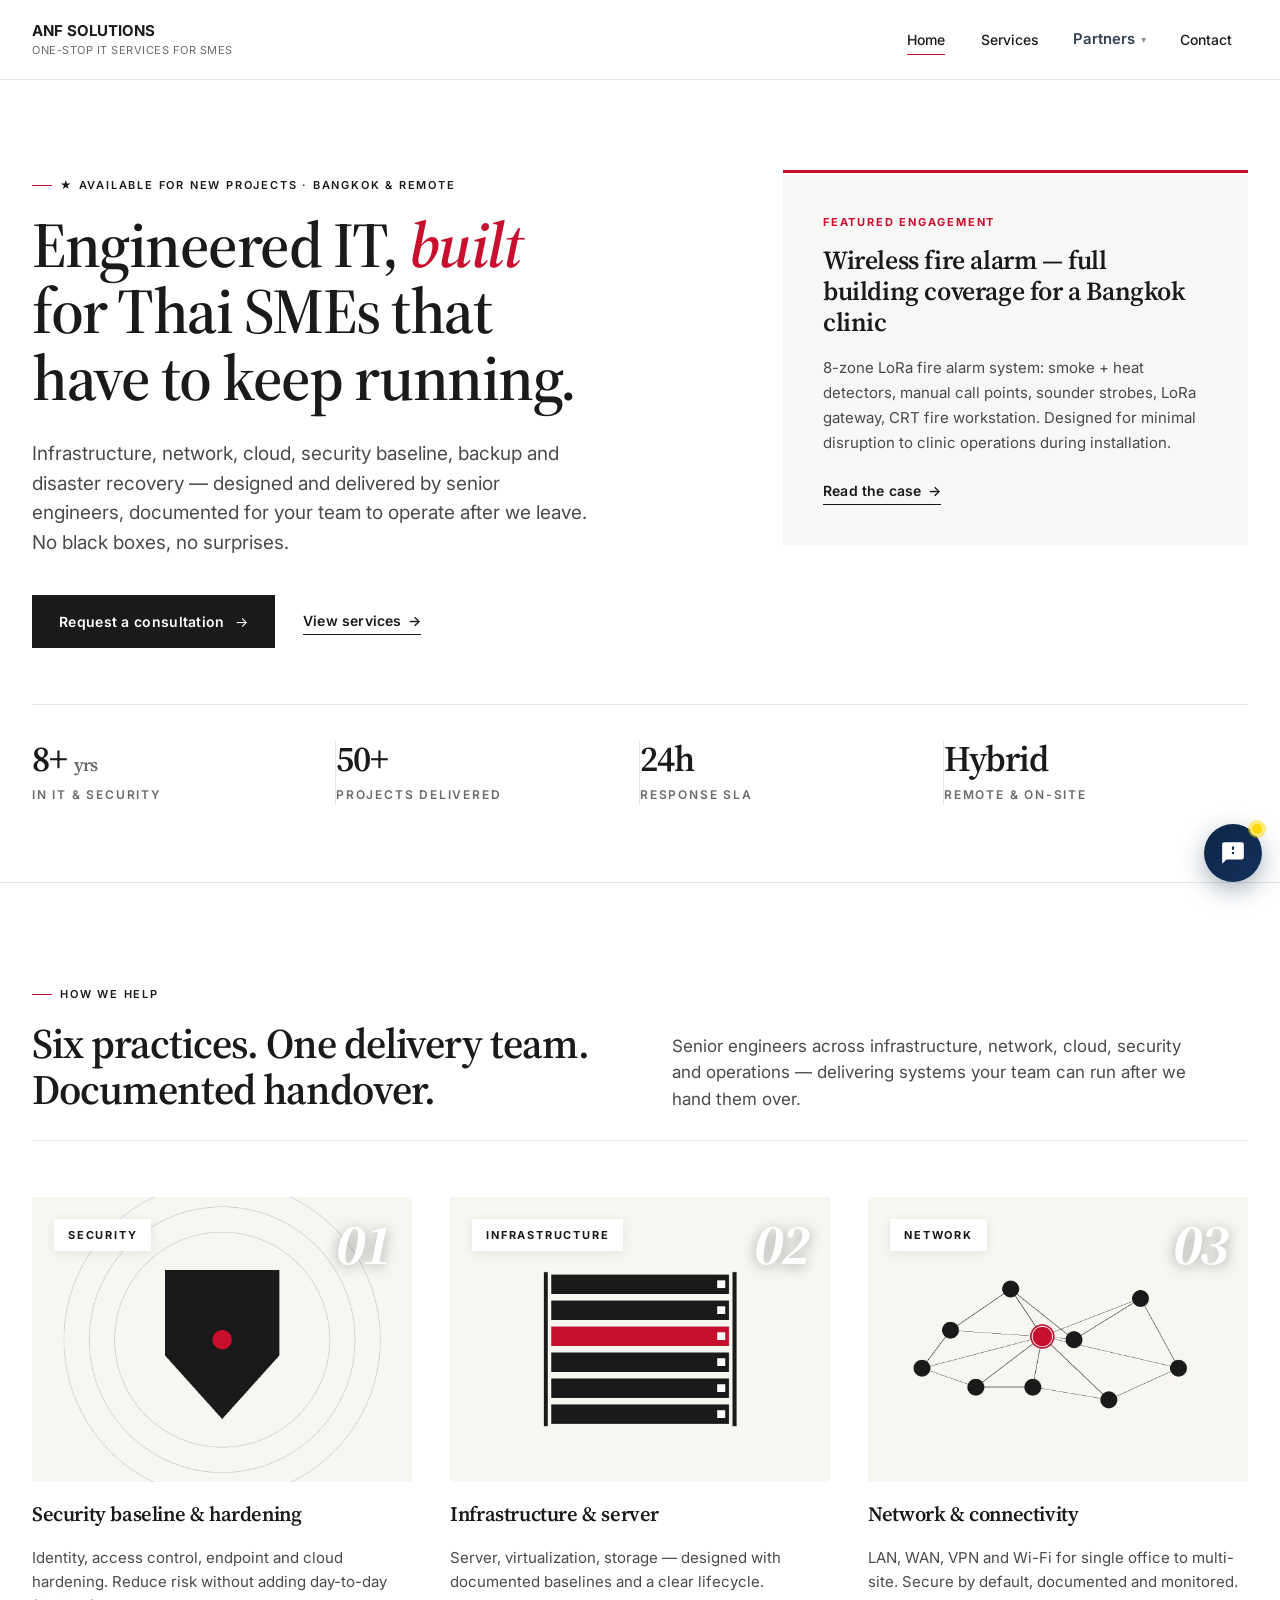
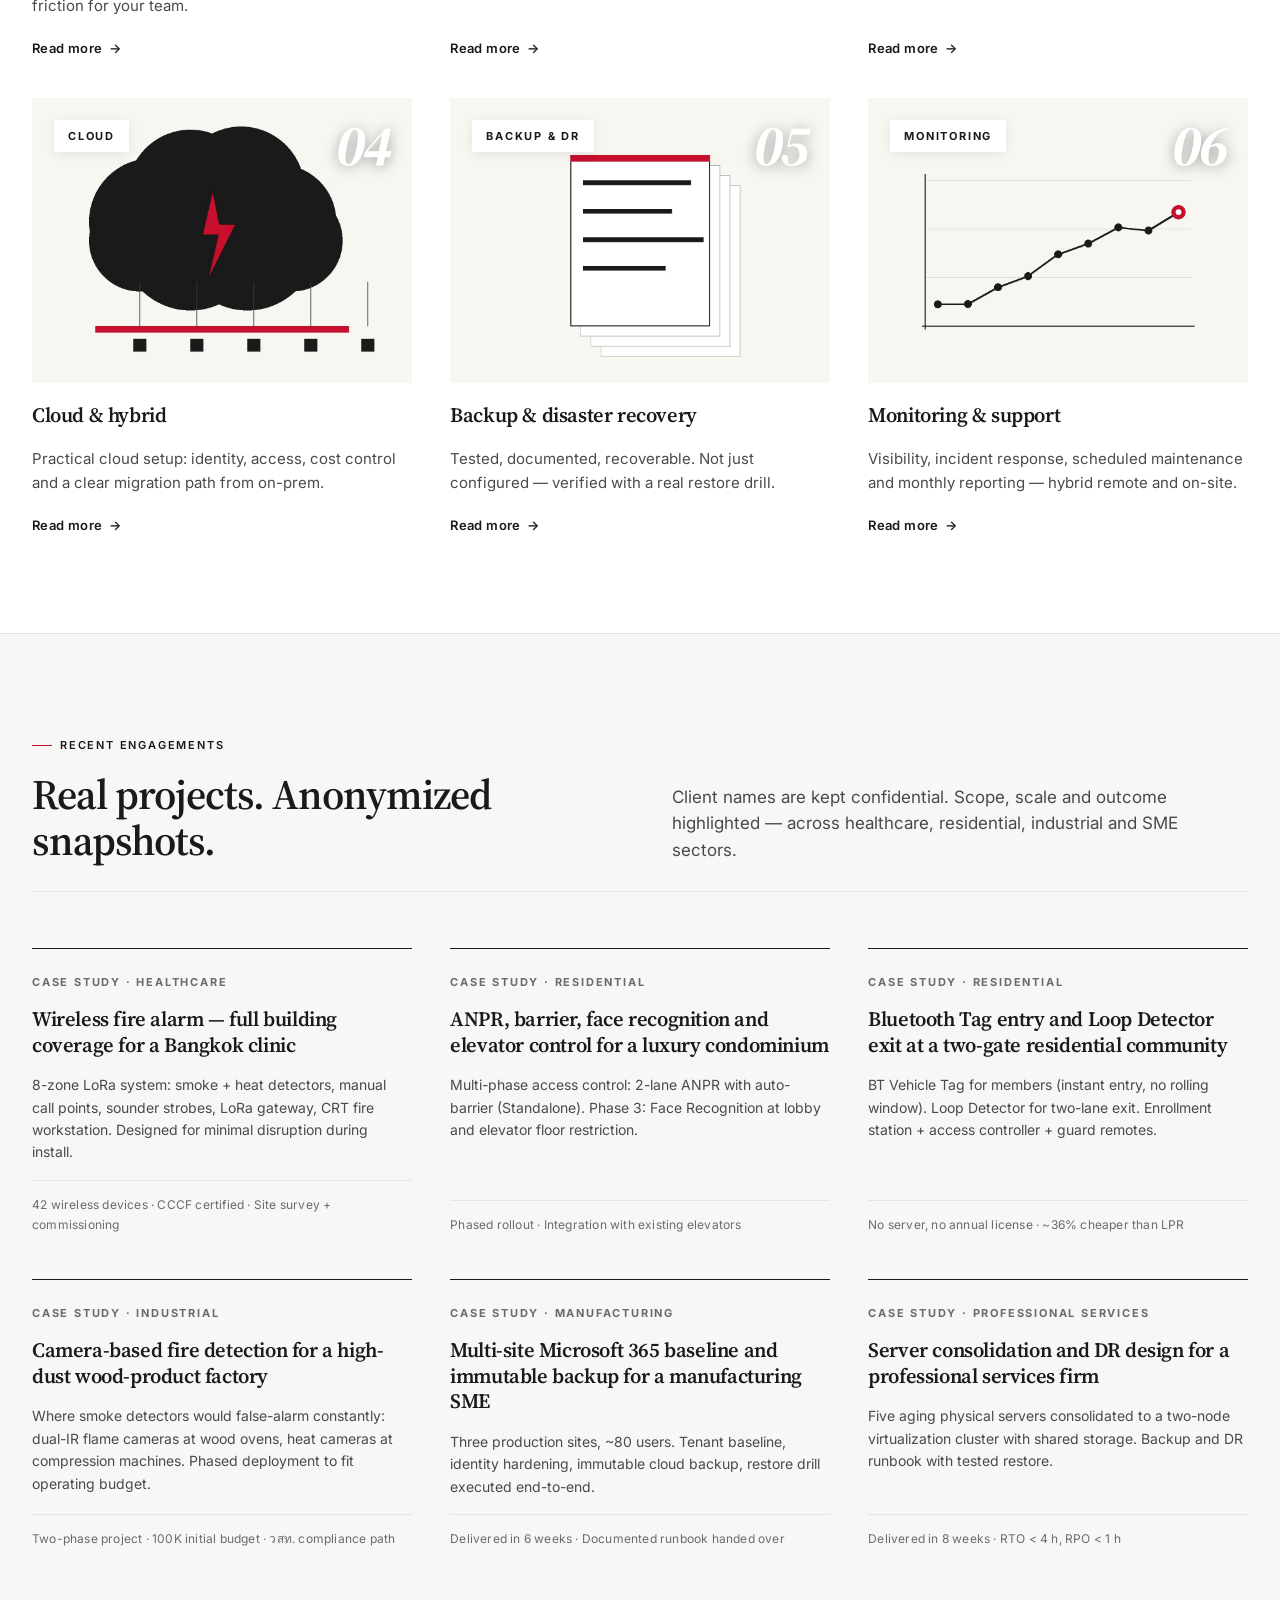
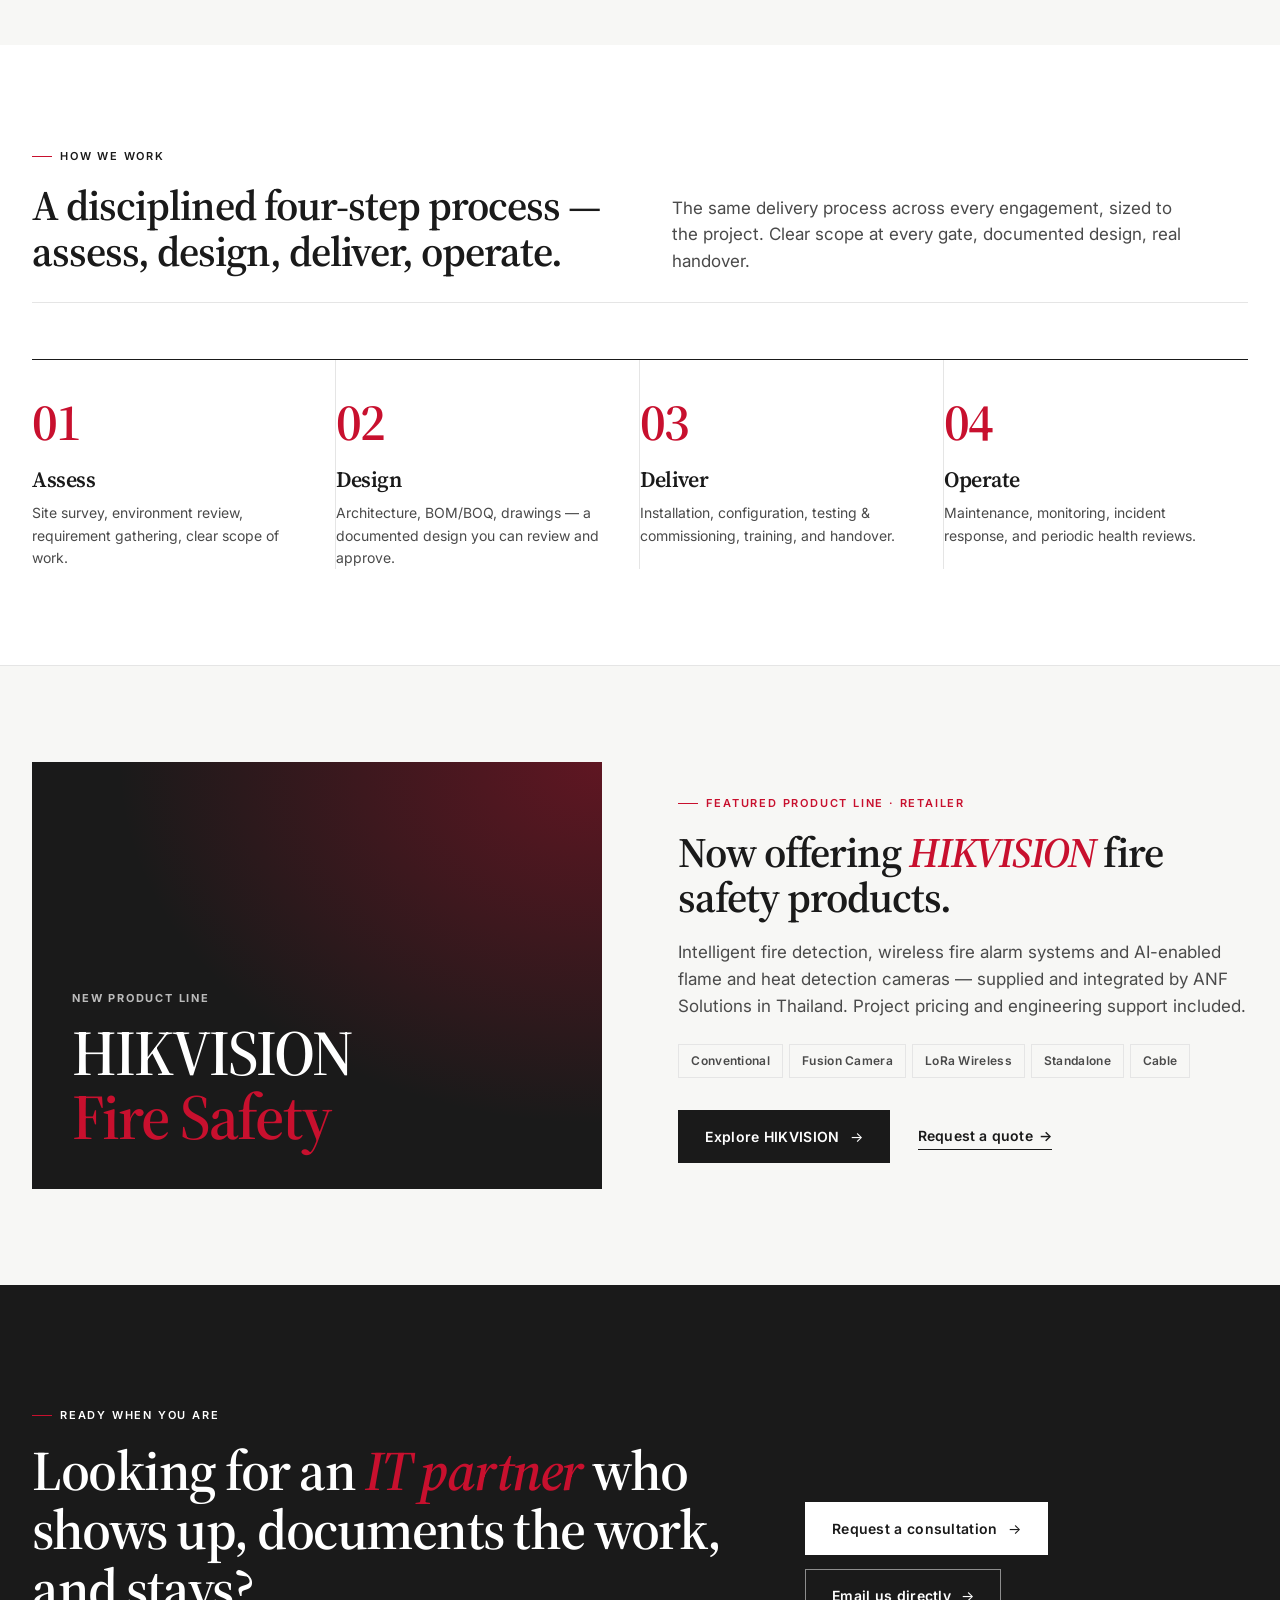
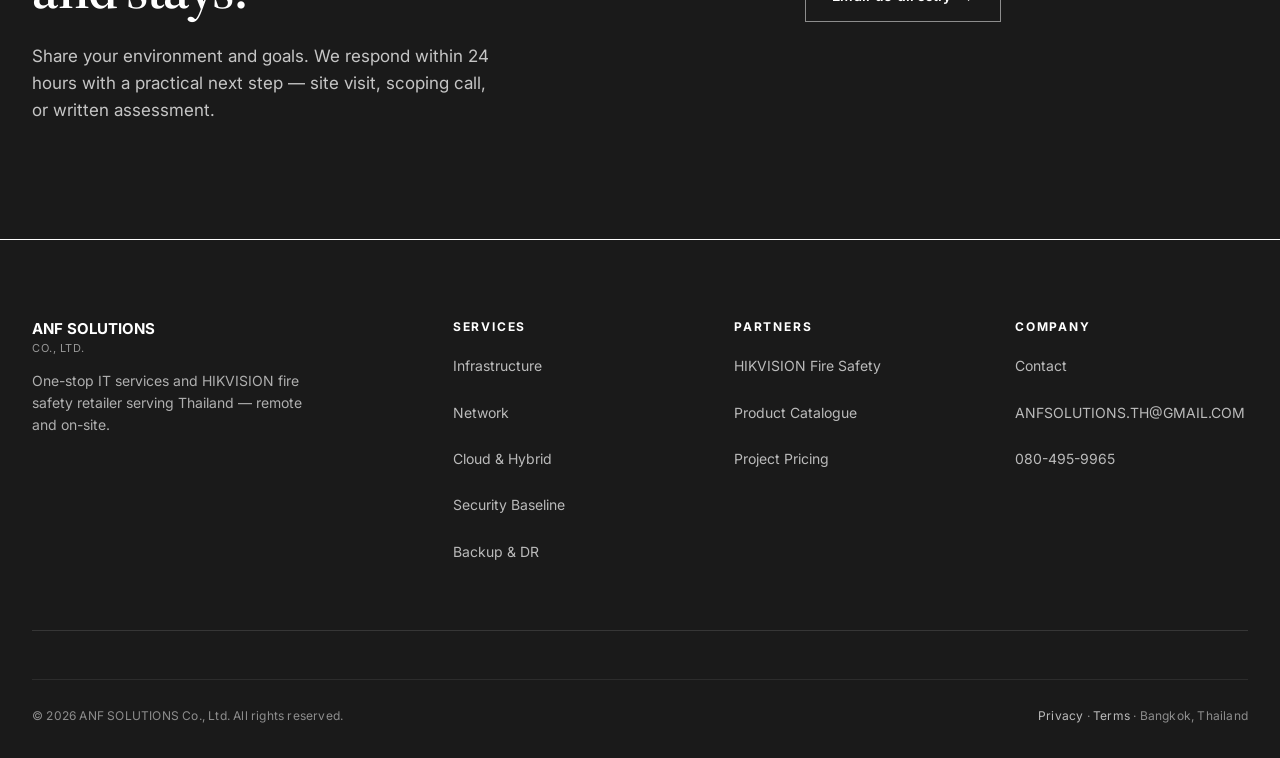
<file: index.html>
<!doctype html>
<html lang="en">
<head>
  <meta charset="utf-8" />
  <meta name="viewport" content="width=device-width,initial-scale=1" />
  <title>ANF SOLUTIONS — One-stop IT Services for SMEs in Thailand</title>
  <meta name="description" content="ANF SOLUTIONS is a Thai one-stop IT services company for SMEs — consulting and implementing infrastructure, network, cloud, security baseline, backup/DR, plus HIKVISION fire safety products." />
  <link rel="preconnect" href="https://fonts.googleapis.com">
  <link rel="preconnect" href="https://fonts.gstatic.com" crossorigin>
  <link href="https://fonts.googleapis.com/css2?family=Source+Serif+4:opsz,wght@8..60,400;8..60,500;8..60,600;8..60,700&family=Inter:wght@400;500;600;700&display=swap" rel="stylesheet">
  <link rel="stylesheet" href="assets/css/style.css?v=2026-05-23r1" />
  <meta property="og:type" content="website" />
  <meta property="og:site_name" content="ANF SOLUTIONS" />
  <meta property="og:title" content="ANF SOLUTIONS — One-stop IT Services for SMEs in Thailand" />
  <meta property="og:description" content="ANF Solutions is a Thai one-stop IT services company for SMEs — consulting & implementing infrastructure, network, cloud, security baseline, backup/DR, plus HIKVISION fire safety products." />
  <meta property="og:url" content="https://anfsolutions.co.th/" />
  <meta property="og:image" content="https://anfsolutions.co.th/assets/img/og-banner.jpg" />
  <meta property="og:locale" content="en_US" />
  <meta property="og:locale:alternate" content="th_TH" />
  <meta name="twitter:card" content="summary_large_image" />
  <meta name="twitter:title" content="ANF SOLUTIONS — One-stop IT Services for SMEs in Thailand" />
  <meta name="twitter:description" content="ANF Solutions is a Thai one-stop IT services company for SMEs — consulting & implementing infrastructure, network, cloud, security baseline, backup/DR, plus HIKVISION fire safety products." />
  <meta name="twitter:image" content="https://anfsolutions.co.th/assets/img/og-banner.jpg" />
  <link rel="canonical" href="https://anfsolutions.co.th/" />
  <meta name="theme-color" content="#111111" />
  <script type="application/ld+json">
{
  "@context": "https://schema.org",
  "@type": "Organization",
  "name": "ANF SOLUTIONS Co., Ltd.",
  "alternateName": "ANF Solutions",
  "url": "https://anfsolutions.co.th/",
  "logo": "https://anfsolutions.co.th/assets/img/og-banner.jpg",
  "email": "ANFSOLUTIONS.TH@GMAIL.COM",
  "telephone": "+66-80-495-9965",
  "description": "One-stop IT services for SMEs in Thailand: infrastructure, network, cloud, security baseline, backup/DR, plus HIKVISION fire safety products.",
  "address": {
    "@type": "PostalAddress",
    "addressCountry": "TH",
    "addressLocality": "Bangkok"
  },
  "areaServed": "TH",
  "sameAs": [
    "https://github.com/napattarom-commits/ANF-Solutions",
    "https://www.facebook.com/profile.php?id=61587088540066"
  ]
}
  </script>
  <script type="application/ld+json">
{
  "@context": "https://schema.org",
  "@type": "LocalBusiness",
  "name": "ANF SOLUTIONS Co., Ltd.",
  "image": "https://anfsolutions.co.th/assets/img/og-banner.jpg",
  "url": "https://anfsolutions.co.th/",
  "telephone": "+66-80-495-9965",
  "email": "ANFSOLUTIONS.TH@GMAIL.COM",
  "address": {
    "@type": "PostalAddress",
    "addressCountry": "TH",
    "addressLocality": "Bangkok"
  },
  "priceRange": "$$",
  "openingHoursSpecification": [{
    "@type": "OpeningHoursSpecification",
    "dayOfWeek": ["Monday","Tuesday","Wednesday","Thursday","Friday"],
    "opens": "09:00",
    "closes": "18:00"
  }],
  "areaServed": {
    "@type": "Country",
    "name": "Thailand"
  }
}
  </script>
<link rel="stylesheet" href="assets/css/animations.css">
<link rel="stylesheet" href="assets/css/mckinsey.css">
</head>
<body class="mck-page">

<!-- ============ HEADER ============ -->
<header class="site-header">
  <div class="header-inner">
    <a href="index.html" class="brand">
      <div class="brand-text">
        <strong>ANF SOLUTIONS</strong>
        <span>One-stop IT Services for SMEs</span>
      </div>
    </a>
    <button class="menu-btn" id="menuBtn" aria-label="Open menu" aria-expanded="false" aria-controls="mobileMenu">☰</button>
    <nav class="nav" aria-label="Primary">
      <a href="index.html" class="active">Home</a>
      <a href="services.html">Services</a>
      <div class="nav-dropdown">
        <a href="#" class="nav-dropdown-toggle" aria-haspopup="true" aria-expanded="false">Partners <span class="caret">▾</span></a>
        <div class="nav-dropdown-menu" role="menu">
          <a href="hikvision/index.html" role="menuitem">
            <div class="dd-icon">HIK</div>
            <div class="dd-text">
              <strong>HIKVISION</strong>
              <span>Fire Safety Products by ANF Solutions</span>
            </div>
          </a>
        </div>
      </div>
      <a href="contact.html">Contact</a>
    </nav>
  </div>
</header>

<!-- ============ MOBILE MENU ============ -->
<div class="mobile-menu" id="mobileMenu" aria-hidden="true">
  <a href="index.html">Home</a>
  <a href="services.html">Services</a>
  <div class="mobile-section">
    <span class="mobile-section-title">Partners</span>
    <a href="hikvision/index.html" class="mobile-sub">HIKVISION — Fire Safety</a>
  </div>
  <a href="contact.html">Contact</a>
  <a class="btn btn-primary btn-block" href="contact.html">Request Consultation</a>
</div>

<!-- ============ HERO — editorial ============ -->
<section class="mck-hero reveal-on-scroll">
  <div class="container">
    <div class="mck-hero-grid">

      <div>
        <span class="mck-eyebrow">★ Available for new projects · Bangkok &amp; remote</span>
        <h1>
          Engineered IT, <span class="accent">built</span><br>
          for Thai SMEs that<br>
          have to keep running.
        </h1>
        <p class="mck-hero-lead">
          Infrastructure, network, cloud, security baseline, backup and disaster recovery —
          designed and delivered by senior engineers, documented for your team to operate
          after we leave. No black boxes, no surprises.
        </p>
        <div class="mck-hero-actions">
          <a href="contact.html" class="mck-btn mck-btn-primary">Request a consultation</a>
          <a href="services.html" class="mck-link">View services</a>
        </div>
      </div>

      <aside class="mck-hero-feature">
        <span class="mck-label">Featured engagement</span>
        <h3>Wireless fire alarm — full building coverage for a Bangkok clinic</h3>
        <p>
          8-zone LoRa fire alarm system: smoke + heat detectors, manual call points,
          sounder strobes, LoRa gateway, CRT fire workstation. Designed for minimal
          disruption to clinic operations during installation.
        </p>
        <a href="hikvision/products.html#lora" class="mck-link">Read the case</a>
      </aside>

    </div>

    <!-- Editorial trust bar (in lieu of pastel cards) -->
    <div class="mck-trust">
      <div class="item"><div class="num">8+ <span style="font-size:18px;color:var(--mck-muted);">yrs</span></div><div class="lbl">In IT &amp; Security</div></div>
      <div class="item"><div class="num">50+</div><div class="lbl">Projects Delivered</div></div>
      <div class="item"><div class="num">24h</div><div class="lbl">Response SLA</div></div>
      <div class="item"><div class="num">Hybrid</div><div class="lbl">Remote &amp; On-site</div></div>
    </div>
  </div>
</section>

<!-- ============ HOW WE HELP — editorial capability grid ============ -->
<section class="mck-section reveal-on-scroll">
  <div class="container">
    <div class="mck-section-head">
      <div>
        <span class="mck-eyebrow">How we help</span>
        <h2>Six practices. One delivery team. Documented handover.</h2>
      </div>
      <p>
        Senior engineers across infrastructure, network, cloud, security and operations —
        delivering systems your team can run after we hand them over.
      </p>
    </div>

    <div class="mck-cap-grid">

      <article class="mck-cap">
        <div class="mck-cap-visual">
          <img src="assets/img/cap/01-security.jpg" alt="Concentric shield diagram representing security baseline" loading="lazy" decoding="async">
                    <span class="mck-cap-tag">Security</span>
                    <span class="mck-cap-num">01</span>
        </div>
        <h3>Security baseline &amp; hardening</h3>
        <p>Identity, access control, endpoint and cloud hardening. Reduce risk without adding day-to-day friction for your team.</p>
        <a href="services.html#security" class="mck-cap-link">Read more</a>
      </article>

      <article class="mck-cap">
        <div class="mck-cap-visual">
          <img src="assets/img/cap/02-infrastructure.jpg" alt="Server rack diagram representing infrastructure work" loading="lazy" decoding="async">
                    <span class="mck-cap-tag">Infrastructure</span>
                    <span class="mck-cap-num">02</span>
        </div>
        <h3>Infrastructure &amp; server</h3>
        <p>Server, virtualization, storage — designed with documented baselines and a clear lifecycle.</p>
        <a href="services.html#infrastructure" class="mck-cap-link">Read more</a>
      </article>

      <article class="mck-cap">
        <div class="mck-cap-visual">
          <img src="assets/img/cap/03-network.jpg" alt="Connected node graph representing network and connectivity" loading="lazy" decoding="async">
                    <span class="mck-cap-tag">Network</span>
                    <span class="mck-cap-num">03</span>
        </div>
        <h3>Network &amp; connectivity</h3>
        <p>LAN, WAN, VPN and Wi-Fi for single office to multi-site. Secure by default, documented and monitored.</p>
        <a href="services.html#network" class="mck-cap-link">Read more</a>
      </article>

      <article class="mck-cap">
        <div class="mck-cap-visual">
          <img src="assets/img/cap/04-cloud.jpg" alt="Cloud and hybrid architecture diagram" loading="lazy" decoding="async">
                    <span class="mck-cap-tag">Cloud</span>
                    <span class="mck-cap-num">04</span>
        </div>
        <h3>Cloud &amp; hybrid</h3>
        <p>Practical cloud setup: identity, access, cost control and a clear migration path from on-prem.</p>
        <a href="services.html#cloud" class="mck-cap-link">Read more</a>
      </article>

      <article class="mck-cap">
        <div class="mck-cap-visual">
          <img src="assets/img/cap/05-backup.jpg" alt="Stacked document layers representing backup copies" loading="lazy" decoding="async">
                    <span class="mck-cap-tag">Backup &amp; DR</span>
                    <span class="mck-cap-num">05</span>
        </div>
        <h3>Backup &amp; disaster recovery</h3>
        <p>Tested, documented, recoverable. Not just configured — verified with a real restore drill.</p>
        <a href="services.html#backup" class="mck-cap-link">Read more</a>
      </article>

      <article class="mck-cap">
        <div class="mck-cap-visual">
          <img src="assets/img/cap/06-monitoring.jpg" alt="Line chart representing monitoring and reporting" loading="lazy" decoding="async">
                    <span class="mck-cap-tag">Monitoring</span>
                    <span class="mck-cap-num">06</span>
        </div>
        <h3>Monitoring &amp; support</h3>
        <p>Visibility, incident response, scheduled maintenance and monthly reporting — hybrid remote and on-site.</p>
        <a href="services.html#monitoring" class="mck-cap-link">Read more</a>
      </article>

    </div>
  </div>
</section>

<!-- ============ RECENT WORK — editorial insights grid ============ -->
<section class="mck-section soft reveal-on-scroll">
  <div class="container">
    <div class="mck-section-head">
      <div>
        <span class="mck-eyebrow">Recent engagements</span>
        <h2>Real projects. Anonymized snapshots.</h2>
      </div>
      <p>
        Client names are kept confidential. Scope, scale and outcome highlighted —
        across healthcare, residential, industrial and SME sectors.
      </p>
    </div>

    <div class="mck-insights">

      <article class="mck-insight">
        <span class="mck-label">Case study · Healthcare</span>
        <h3>Wireless fire alarm — full building coverage for a Bangkok clinic</h3>
        <p>8-zone LoRa system: smoke + heat detectors, manual call points, sounder strobes, LoRa gateway, CRT fire workstation. Designed for minimal disruption during install.</p>
        <div class="mck-insight-meta">42 wireless devices · CCCF certified · Site survey + commissioning</div>
      </article>

      <article class="mck-insight">
        <span class="mck-label">Case study · Residential</span>
        <h3>ANPR, barrier, face recognition and elevator control for a luxury condominium</h3>
        <p>Multi-phase access control: 2-lane ANPR with auto-barrier (Standalone). Phase 3: Face Recognition at lobby and elevator floor restriction.</p>
        <div class="mck-insight-meta">Phased rollout · Integration with existing elevators</div>
      </article>

      <article class="mck-insight">
        <span class="mck-label">Case study · Residential</span>
        <h3>Bluetooth Tag entry and Loop Detector exit at a two-gate residential community</h3>
        <p>BT Vehicle Tag for members (instant entry, no rolling window). Loop Detector for two-lane exit. Enrollment station + access controller + guard remotes.</p>
        <div class="mck-insight-meta">No server, no annual license · ~36% cheaper than LPR</div>
      </article>

      <article class="mck-insight">
        <span class="mck-label">Case study · Industrial</span>
        <h3>Camera-based fire detection for a high-dust wood-product factory</h3>
        <p>Where smoke detectors would false-alarm constantly: dual-IR flame cameras at wood ovens, heat cameras at compression machines. Phased deployment to fit operating budget.</p>
        <div class="mck-insight-meta">Two-phase project · 100K initial budget · วสท. compliance path</div>
      </article>

      <article class="mck-insight">
        <span class="mck-label">Case study · Manufacturing</span>
        <h3>Multi-site Microsoft 365 baseline and immutable backup for a manufacturing SME</h3>
        <p>Three production sites, ~80 users. Tenant baseline, identity hardening, immutable cloud backup, restore drill executed end-to-end.</p>
        <div class="mck-insight-meta">Delivered in 6 weeks · Documented runbook handed over</div>
      </article>

      <article class="mck-insight">
        <span class="mck-label">Case study · Professional services</span>
        <h3>Server consolidation and DR design for a professional services firm</h3>
        <p>Five aging physical servers consolidated to a two-node virtualization cluster with shared storage. Backup and DR runbook with tested restore.</p>
        <div class="mck-insight-meta">Delivered in 8 weeks · RTO &lt; 4 h, RPO &lt; 1 h</div>
      </article>

    </div>
  </div>
</section>

<!-- ============ METHODOLOGY — editorial 4-step ============ -->
<section class="mck-section reveal-on-scroll">
  <div class="container">
    <div class="mck-section-head">
      <div>
        <span class="mck-eyebrow">How we work</span>
        <h2>A disciplined four-step process — assess, design, deliver, operate.</h2>
      </div>
      <p>
        The same delivery process across every engagement, sized to the project. Clear scope at
        every gate, documented design, real handover.
      </p>
    </div>

    <div class="mck-method">
      <div class="step">
        <div class="num">01</div>
        <h3>Assess</h3>
        <p>Site survey, environment review, requirement gathering, clear scope of work.</p>
      </div>
      <div class="step">
        <div class="num">02</div>
        <h3>Design</h3>
        <p>Architecture, BOM/BOQ, drawings — a documented design you can review and approve.</p>
      </div>
      <div class="step">
        <div class="num">03</div>
        <h3>Deliver</h3>
        <p>Installation, configuration, testing &amp; commissioning, training, and handover.</p>
      </div>
      <div class="step">
        <div class="num">04</div>
        <h3>Operate</h3>
        <p>Maintenance, monitoring, incident response, and periodic health reviews.</p>
      </div>
    </div>
  </div>
</section>

<!-- ============ HIKVISION FEATURE — editorial split ============ -->
<section class="mck-section soft reveal-on-scroll">
  <div class="container">
    <div class="mck-hik">

      <div class="mck-hik-visual">
        <div>
          <span class="mck-label" style="color:white;opacity:.7;display:block;margin-bottom:14px;">New product line</span>
          <div class="mck-hik-mark">HIKVISION<span>Fire Safety</span></div>
        </div>
      </div>

      <div>
        <span class="mck-eyebrow accent">Featured product line · Retailer</span>
        <h2>Now offering <span class="accent">HIKVISION</span> fire safety products.</h2>
        <p>
          Intelligent fire detection, wireless fire alarm systems and AI-enabled
          flame and heat detection cameras — supplied and integrated by ANF
          Solutions in Thailand. Project pricing and engineering support included.
        </p>
        <div class="mck-hik-chips">
          <span>Conventional</span>
          <span>Fusion Camera</span>
          <span>LoRa Wireless</span>
          <span>Standalone</span>
          <span>Cable</span>
        </div>
        <div class="mck-hero-actions">
          <a href="hikvision/index.html" class="mck-btn mck-btn-primary">Explore HIKVISION</a>
          <a href="contact.html" class="mck-link">Request a quote</a>
        </div>
      </div>

    </div>
  </div>
</section>

<!-- ============ CERTIFICATIONS ============
     TODO: Re-enable this section when real credential names + badge logos are ready.
     Designer note: empty/vague badges hurt credibility — bring back with real names like
     CISSP, CompTIA Security+, CCNA, VMware VCP, AWS/Azure Associate, ISO 27001 LA, etc.
============================================================ -->

<!-- ============ FINAL CTA — full-bleed dark band ============ -->
<section class="mck-cta reveal-on-scroll">
  <div class="container">
    <div>
      <span class="mck-eyebrow" style="color:white;">Ready when you are</span>
      <h2>Looking for an <span class="accent">IT partner</span> who shows up, documents the work, and stays?</h2>
      <p>Share your environment and goals. We respond within 24 hours with a practical next step — site visit, scoping call, or written assessment.</p>
    </div>
    <div class="mck-cta-actions">
      <a href="contact.html" class="mck-btn mck-btn-primary">Request a consultation</a>
      <a href="mailto:ANFSOLUTIONS.TH@GMAIL.COM" class="mck-btn mck-btn-ghost">Email us directly</a>
    </div>
  </div>
</section>

<!-- ============ FOOTER ============ -->
<footer class="site-footer">
  <div class="container">
    <div class="footer-grid">
      <div class="footer-brand">
        <a href="index.html" class="brand">
          <div class="brand-text">
            <strong>ANF SOLUTIONS</strong>
            <span>Co., Ltd.</span>
          </div>
        </a>
        <p class="footer-tagline">One-stop IT services and HIKVISION fire safety retailer serving Thailand — remote and on-site.</p>
      </div>

      <div class="footer-col">
        <h5>Services</h5>
        <ul>
          <li><a href="services.html#infrastructure">Infrastructure</a></li>
          <li><a href="services.html#network">Network</a></li>
          <li><a href="services.html#cloud">Cloud &amp; Hybrid</a></li>
          <li><a href="services.html#security">Security Baseline</a></li>
          <li><a href="services.html#backup">Backup &amp; DR</a></li>
        </ul>
      </div>

      <div class="footer-col">
        <h5>Partners</h5>
        <ul>
          <li><a href="hikvision/index.html">HIKVISION Fire Safety</a></li>
          <li><a href="hikvision/products.html">Product Catalogue</a></li>
          <li><a href="hikvision/contact.html">Project Pricing</a></li>
        </ul>
      </div>

      <div class="footer-col">
        <h5>Company</h5>
        <ul>
          <li><a href="contact.html">Contact</a></li>
          <li><a href="mailto:ANFSOLUTIONS.TH@GMAIL.COM">ANFSOLUTIONS.TH@GMAIL.COM</a></li>
          <li><a href="tel:0804959965">080-495-9965</a></li>
        </ul>
      </div>
    </div>
    <div class="footer-bottom">
      <div>© 2026 ANF SOLUTIONS Co., Ltd. All rights reserved.</div>
      <div>
        <a href="privacy.html">Privacy</a> ·
        <a href="terms.html">Terms</a> ·
        Bangkok, Thailand
      </div>
    </div>
  </div>
</footer>

<script src="assets/js/menu.js?v=2026-05-23r1"></script>
<script src="assets/animations.js" defer></script>
<script src="assets/contact-widget.js" defer></script>
</body>
</html>
</file>
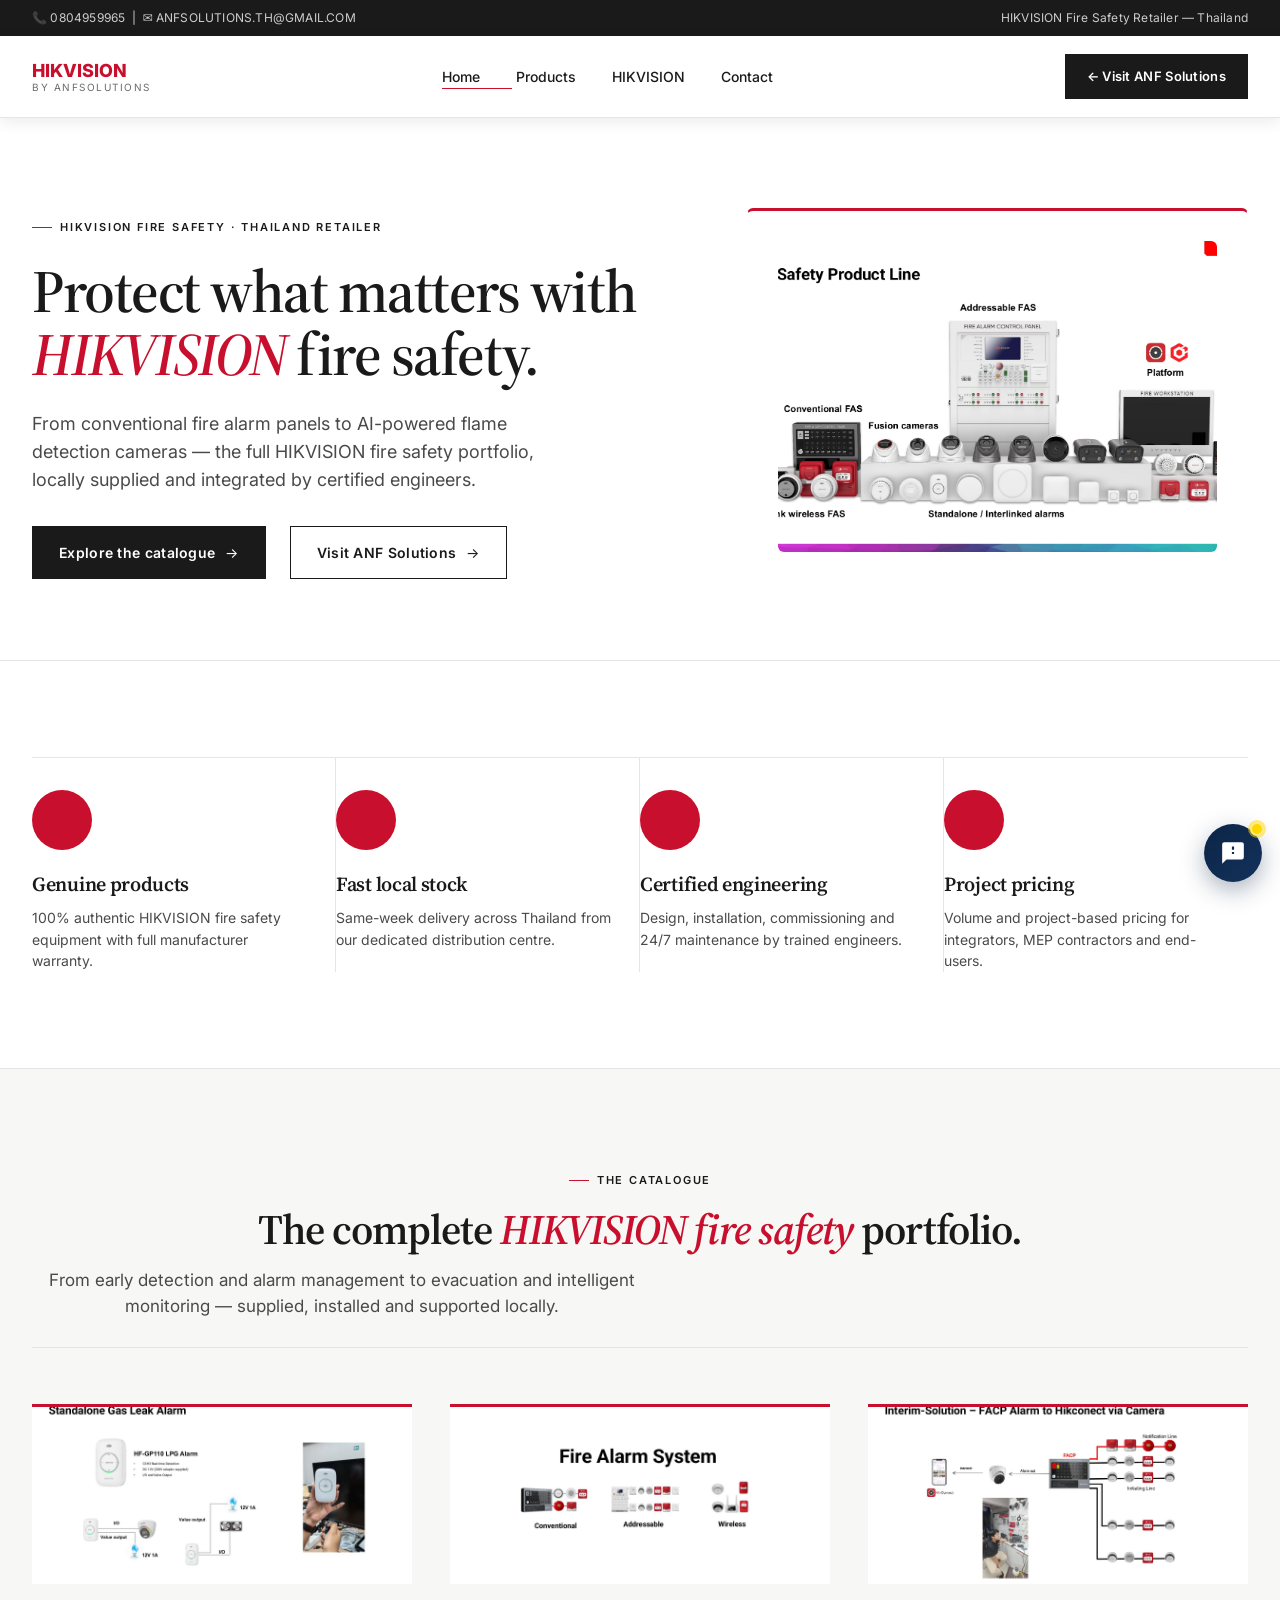
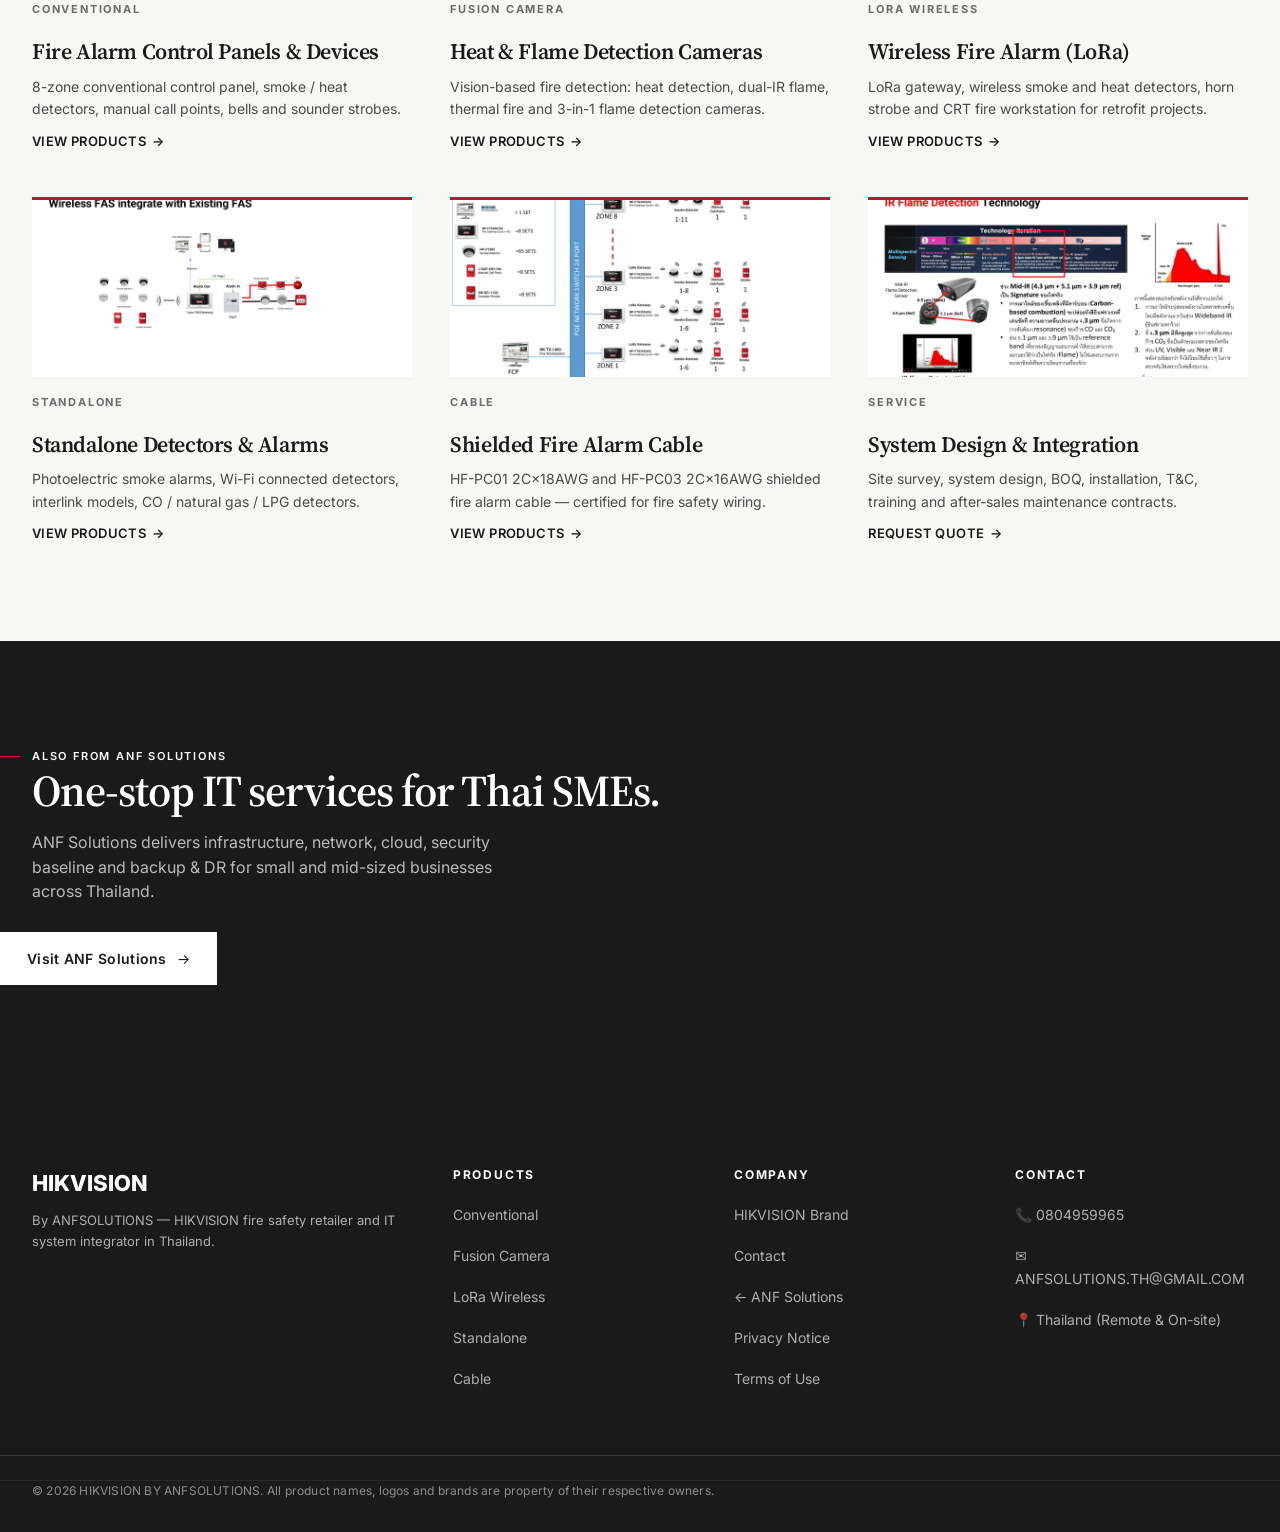
<file: hikvision/index.html>
<!DOCTYPE html>
<html lang="en">
<head>
<meta charset="UTF-8">
<meta name="viewport" content="width=device-width, initial-scale=1.0">
<title>HIKVISION Fire Safety Solutions — Sold by ANF Solutions</title>
<meta name="description" content="HIKVISION fire safety, fire alarm and fire detection product line — sales, distribution and integration in Thailand by ANF Solutions.">
<link rel="preconnect" href="https://fonts.googleapis.com">
<link rel="preconnect" href="https://fonts.gstatic.com" crossorigin>
<link href="https://fonts.googleapis.com/css2?family=Source+Serif+4:opsz,wght@8..60,400;8..60,500;8..60,600;8..60,700&family=Inter:wght@400;500;600;700&display=swap" rel="stylesheet">
<link rel="stylesheet" href="css/styles.css">
<link rel="stylesheet" href="css/animations.css">
<link rel="stylesheet" href="css/mckinsey.css">
<meta property="og:type" content="website">
<meta property="og:site_name" content="HIKVISION by ANF Solutions">
<meta property="og:title" content="HIKVISION Fire Safety Solutions — Sold by ANF Solutions">
<meta property="og:description" content="HIKVISION fire safety, fire alarm and fire detection product line — sales, distribution and integration in Thailand by ANF Solutions.">
<meta property="og:url" content="https://anfsolutions.co.th/hikvision/">
<meta property="og:image" content="https://anfsolutions.co.th/hikvision/assets/og-banner.jpg">
<meta property="og:locale" content="en_US">
<meta property="og:locale:alternate" content="th_TH">
<meta name="twitter:card" content="summary_large_image">
<meta name="twitter:title" content="HIKVISION Fire Safety Solutions — Sold by ANF Solutions">
<meta name="twitter:description" content="HIKVISION fire safety, fire alarm and fire detection product line — sales, distribution and integration in Thailand by ANF Solutions.">
<meta name="twitter:image" content="https://anfsolutions.co.th/hikvision/assets/og-banner.jpg">
<link rel="canonical" href="https://anfsolutions.co.th/hikvision/">
<meta name="theme-color" content="#C8102E">
<script type="application/ld+json">
{
  "@context": "https://schema.org",
  "@type": "Organization",
  "name": "ANF Solutions Co., Ltd.",
  "alternateName": ["ANF SOLUTIONS", "HIKVISION by ANF Solutions"],
  "url": "https://anfsolutions.co.th/",
  "logo": "https://anfsolutions.co.th/hikvision/assets/og-banner.jpg",
  "email": "ANFSOLUTIONS.TH@GMAIL.COM",
  "telephone": "+66-80-495-9965",
  "description": "HIKVISION fire safety retailer and IT system integrator in Thailand.",
  "address": {"@type": "PostalAddress", "addressCountry": "TH", "addressLocality": "Bangkok"},
  "areaServed": "TH",
  "sameAs": [
    "https://www.facebook.com/profile.php?id=61587088540066",
    "https://anfsolutions.co.th/"
  ]
}
</script>
</head>
<body class="mck-page">

<!-- TOP BAR -->
<div class="topbar">
  <div class="topbar-inner">
    <div>📞 <a href="tel:0804959965" style="color:inherit;">0804959965</a> &nbsp;|&nbsp; ✉ <a href="mailto:ANFSOLUTIONS.TH@GMAIL.COM" style="color:inherit;">ANFSOLUTIONS.TH@GMAIL.COM</a></div>
    <div>HIKVISION Fire Safety Retailer — Thailand</div>
  </div>
</div>

<!-- HEADER -->
<header class="site-header">
  <div class="nav-inner">
    <a href="index.html" class="brand">
      <span class="brand-main">HIKVISION</span>
      <span class="brand-sub">By ANFSOLUTIONS</span>
    </a>
    <nav>
      <ul class="nav-links">
        <li><a href="index.html" class="active">Home</a></li>
        <li><a href="products.html">Products</a></li>
        <li><a href="hikvision.html">HIKVISION</a></li>
        <li><a href="contact.html">Contact</a></li>
      </ul>
    </nav>
    <a href="https://anfsolutions.co.th/" target="_blank" rel="noopener" class="btn">← Visit ANF Solutions</a>
  </div>
</header>

<!-- HERO -->
<section class="hero reveal-on-scroll">
  <div class="hero-inner">
    <div>
      <span class="hero-eyebrow">HIKVISION Fire Safety · Thailand Retailer</span>
      <h1>Protect what matters with <span>HIKVISION</span> fire safety.</h1>
      <p>From conventional fire alarm panels to AI-powered flame detection cameras — the full HIKVISION fire safety portfolio, locally supplied and integrated by certified engineers.</p>
      <div class="hero-actions">
        <a href="products.html" class="btn">Explore the catalogue</a>
        <a href="https://anfsolutions.co.th/" target="_blank" rel="noopener" class="btn btn-outline">Visit ANF Solutions</a>
      </div>
    </div>
    <div class="hero-visual">
      <img fetchpriority="high" src="assets/hero_product_line.jpg" alt="HIKVISION Fire Safety Product Line — Conventional, Addressable, Fusion Cameras, Wireless and Workstation">
    </div>
  </div>
</section>

<!-- WHY THIS RETAILER — editorial 4-col -->
<section class="section reveal-on-scroll">
  <div class="section-inner">
    <div class="features">
      <div class="feature">
        <div class="feature-icon">01</div>
        <h4>Genuine products</h4>
        <p>100% authentic HIKVISION fire safety equipment with full manufacturer warranty.</p>
      </div>
      <div class="feature">
        <div class="feature-icon">02</div>
        <h4>Fast local stock</h4>
        <p>Same-week delivery across Thailand from our dedicated distribution centre.</p>
      </div>
      <div class="feature">
        <div class="feature-icon">03</div>
        <h4>Certified engineering</h4>
        <p>Design, installation, commissioning and 24/7 maintenance by trained engineers.</p>
      </div>
      <div class="feature">
        <div class="feature-icon">04</div>
        <h4>Project pricing</h4>
        <p>Volume and project-based pricing for integrators, MEP contractors and end-users.</p>
      </div>
    </div>
  </div>
</section>

<!-- PRODUCT MENU -->
<section class="section section-alt reveal-on-scroll">
  <div class="section-inner">
    <div class="section-head">
      <span class="mck-eyebrow">The catalogue</span>
      <h2>The complete <span class="accent">HIKVISION fire safety</span> portfolio.</h2>
      <p>From early detection and alarm management to evacuation and intelligent monitoring — supplied, installed and supported locally.</p>
    </div>

    <div class="card-grid">

      <div class="card">
        <div class="card-img"><img src="assets/sale_p007.jpg" alt="Conventional Fire Alarm" loading="lazy" decoding="async"></div>
        <div class="card-body">
          <span class="card-tag">Conventional</span>
          <h3>Fire Alarm Control Panels &amp; Devices</h3>
          <p>8-zone conventional control panel, smoke / heat detectors, manual call points, bells and sounder strobes.</p>
          <a href="products.html#conventional" class="card-link">View Products</a>
        </div>
      </div>

      <div class="card">
        <div class="card-img"><img src="assets/sale_p010.jpg" alt="Fusion Camera" loading="lazy" decoding="async"></div>
        <div class="card-body">
          <span class="card-tag">Fusion Camera</span>
          <h3>Heat &amp; Flame Detection Cameras</h3>
          <p>Vision-based fire detection: heat detection, dual-IR flame, thermal fire and 3-in-1 flame detection cameras.</p>
          <a href="products.html#fusion-camera" class="card-link">View Products</a>
        </div>
      </div>

      <div class="card">
        <div class="card-img"><img src="assets/sale_p013.jpg" alt="LoRa Wireless" loading="lazy" decoding="async"></div>
        <div class="card-body">
          <span class="card-tag">LoRa Wireless</span>
          <h3>Wireless Fire Alarm (LoRa)</h3>
          <p>LoRa gateway, wireless smoke and heat detectors, horn strobe and CRT fire workstation for retrofit projects.</p>
          <a href="products.html#lora" class="card-link">View Products</a>
        </div>
      </div>

      <div class="card">
        <div class="card-img"><img src="assets/sale_p020.jpg" alt="Standalone Detectors" loading="lazy" decoding="async"></div>
        <div class="card-body">
          <span class="card-tag">Standalone</span>
          <h3>Standalone Detectors &amp; Alarms</h3>
          <p>Photoelectric smoke alarms, Wi-Fi connected detectors, interlink models, CO / natural gas / LPG detectors.</p>
          <a href="products.html#standalone" class="card-link">View Products</a>
        </div>
      </div>

      <div class="card">
        <div class="card-img"><img src="assets/sale_p027.jpg" alt="Fire Alarm Cable" loading="lazy" decoding="async"></div>
        <div class="card-body">
          <span class="card-tag">Cable</span>
          <h3>Shielded Fire Alarm Cable</h3>
          <p>HF-PC01 2C×18AWG and HF-PC03 2C×16AWG shielded fire alarm cable — certified for fire safety wiring.</p>
          <a href="products.html#cable" class="card-link">View Products</a>
        </div>
      </div>

      <div class="card">
        <div class="card-img"><img src="assets/sale_p036.jpg" alt="Engineering Service" loading="lazy" decoding="async"></div>
        <div class="card-body">
          <span class="card-tag">Service</span>
          <h3>System Design &amp; Integration</h3>
          <p>Site survey, system design, BOQ, installation, T&amp;C, training and after-sales maintenance contracts.</p>
          <a href="contact.html" class="card-link">Request Quote</a>
        </div>
      </div>

    </div>
  </div>
</section>

<!-- CTA STRIP -->
<section class="cta-strip">
  <span class="mck-eyebrow" style="color:white;">Also from ANF Solutions</span>
  <h2>One-stop IT services for Thai SMEs.</h2>
  <p>ANF Solutions delivers infrastructure, network, cloud, security baseline and backup &amp; DR for small and mid-sized businesses across Thailand.</p>
  <a href="https://anfsolutions.co.th/" target="_blank" rel="noopener" class="btn">Visit ANF Solutions</a>
</section>

<!-- FOOTER -->
<footer class="site-footer">
  <div class="footer-inner">
    <div class="footer-col">
      <div class="footer-brand-main">HIKVISION</div>
      <p style="font-size:13px; margin-bottom:10px;">By ANFSOLUTIONS — HIKVISION fire safety retailer and IT system integrator in Thailand.</p>
    </div>
    <div class="footer-col">
      <h5>Products</h5>
      <ul>
        <li><a href="products.html#conventional">Conventional</a></li>
        <li><a href="products.html#fusion-camera">Fusion Camera</a></li>
        <li><a href="products.html#lora">LoRa Wireless</a></li>
        <li><a href="products.html#standalone">Standalone</a></li>
        <li><a href="products.html#cable">Cable</a></li>
      </ul>
    </div>
    <div class="footer-col">
      <h5>Company</h5>
      <ul>
        <li><a href="hikvision.html">HIKVISION Brand</a></li>
        <li><a href="contact.html">Contact</a></li>
        <li><a href="https://anfsolutions.co.th/" target="_blank" rel="noopener">← ANF Solutions</a></li>
        <li><a href="https://anfsolutions.co.th/privacy.html" target="_blank" rel="noopener">Privacy Notice</a></li>
        <li><a href="https://anfsolutions.co.th/terms.html" target="_blank" rel="noopener">Terms of Use</a></li>
      </ul>
    </div>
    <div class="footer-col">
      <h5>Contact</h5>
      <ul>
        <li>📞 <a href="tel:0804959965">0804959965</a></li>
        <li>✉ <a href="mailto:ANFSOLUTIONS.TH@GMAIL.COM">ANFSOLUTIONS.TH@GMAIL.COM</a></li>
        <li>📍 Thailand (Remote &amp; On-site)</li>
      </ul>
    </div>
  </div>
  <div class="footer-bottom">
    © 2026 HIKVISION BY ANFSOLUTIONS. All product names, logos and brands are property of their respective owners.
  </div>
</footer>

<script src="assets/animations.js" defer></script>
<script src="assets/contact-widget.js" defer></script>
</body>
</html>
</file>
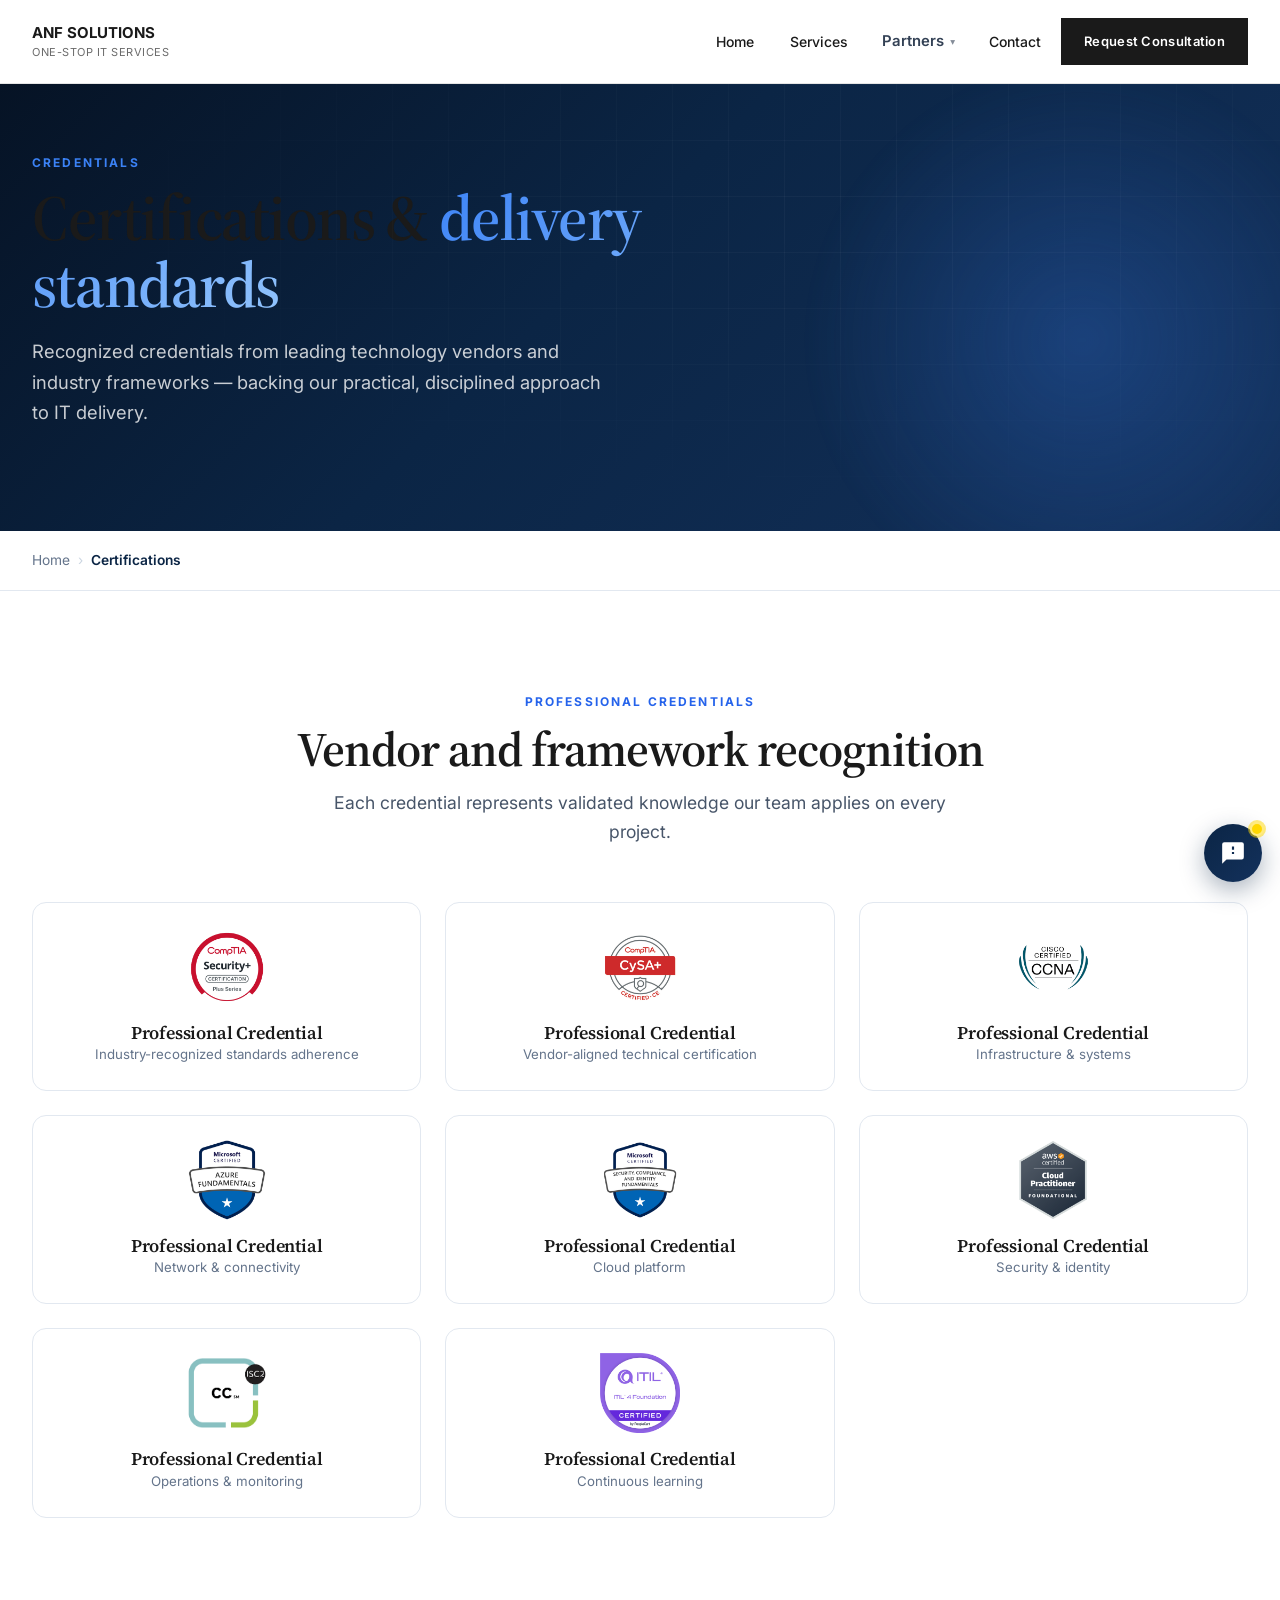
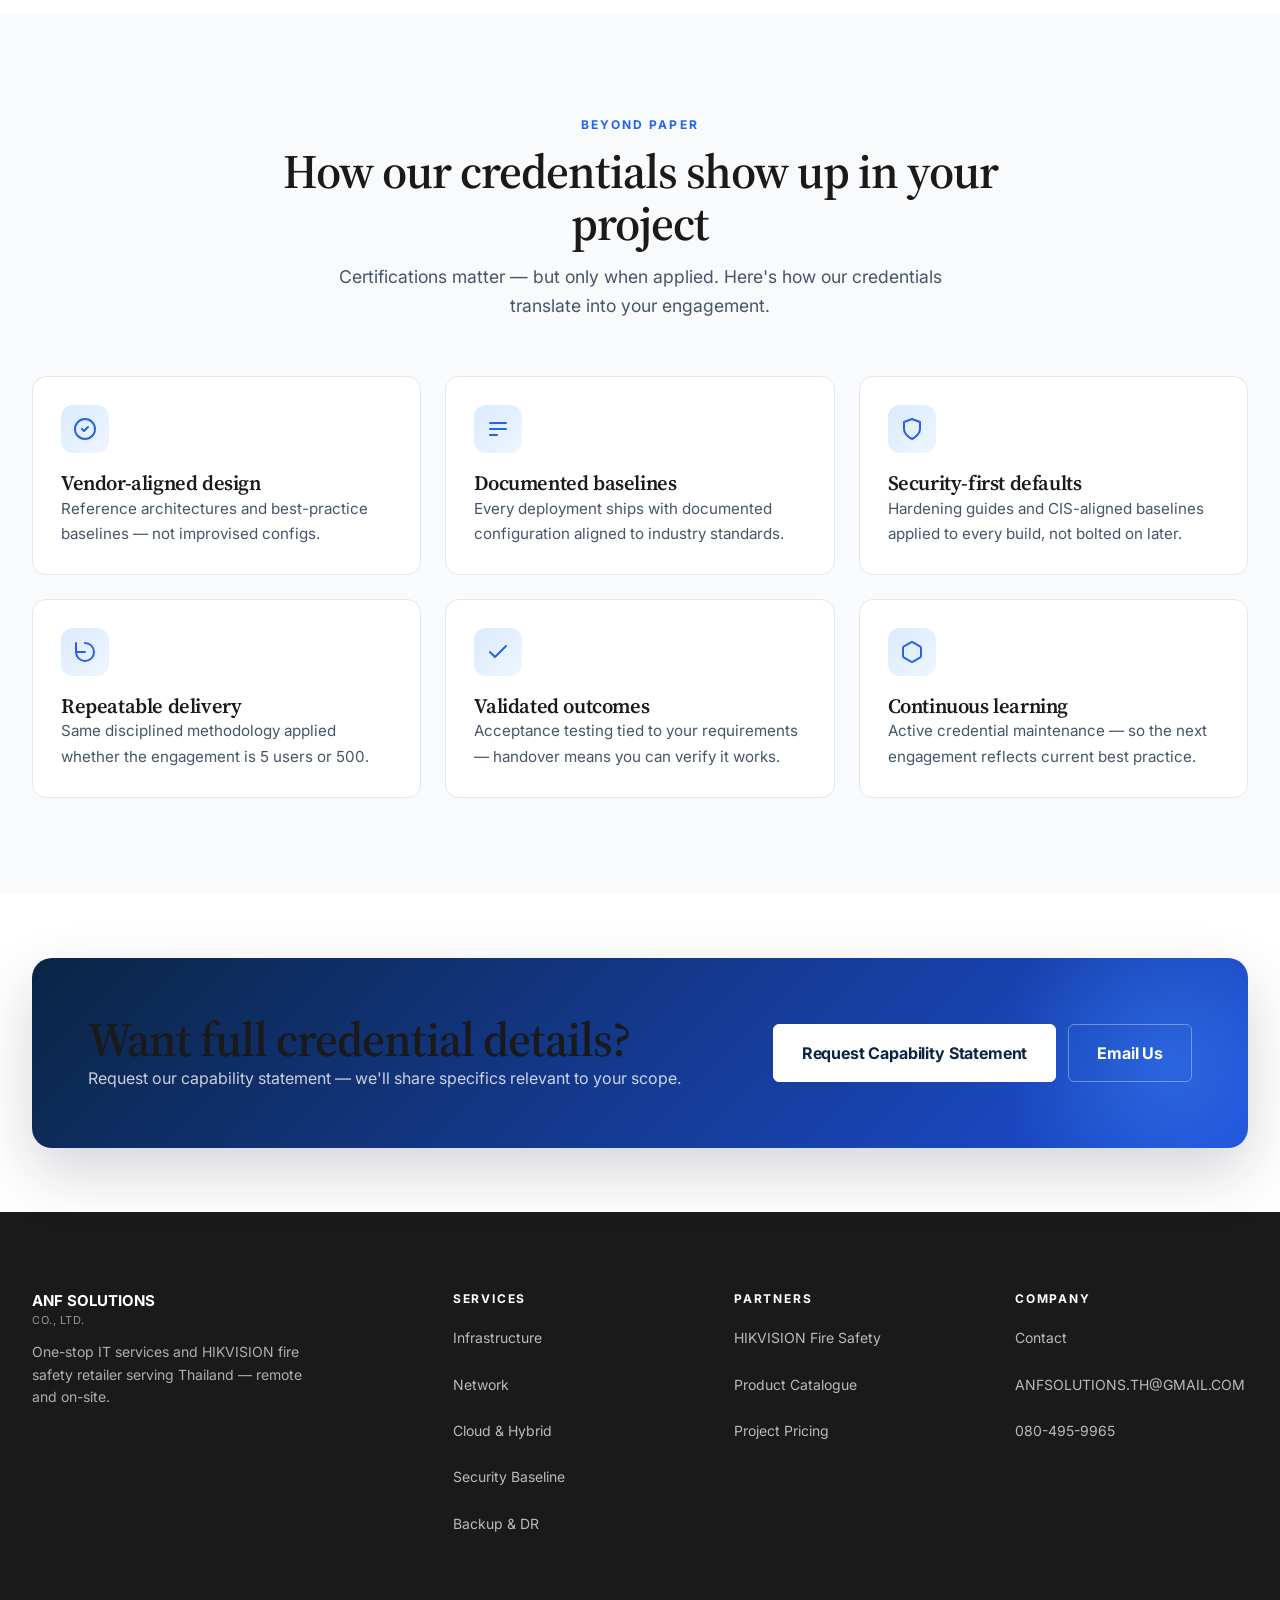
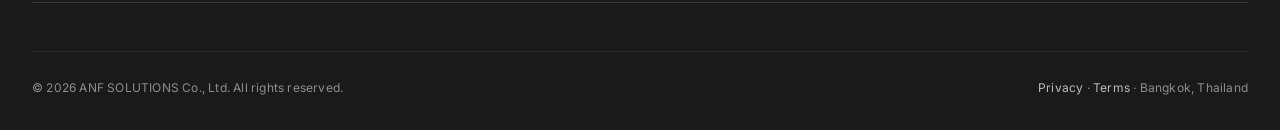
<file: certifications.html>
<!doctype html>
<html lang="en">
<head>
  <meta charset="utf-8" />
  <meta name="viewport" content="width=device-width,initial-scale=1" />
  <title>Certifications — ANF SOLUTIONS</title>
  <meta name="description" content="Certifications and credentials supporting ANF SOLUTIONS' delivery standards across infrastructure, network, cloud, and security." />
  <link rel="preconnect" href="https://fonts.googleapis.com">
  <link rel="preconnect" href="https://fonts.gstatic.com" crossorigin>
  <link href="https://fonts.googleapis.com/css2?family=Source+Serif+4:opsz,wght@8..60,400;8..60,500;8..60,600;8..60,700&family=Inter:wght@400;500;600;700&display=swap" rel="stylesheet">
  <link rel="stylesheet" href="assets/css/style.css?v=2026-05-23r1" />
  <meta property="og:type" content="website" />
  <meta property="og:site_name" content="ANF SOLUTIONS" />
  <meta property="og:title" content="Certifications — ANF SOLUTIONS" />
  <meta property="og:description" content="Certifications and credentials supporting ANF Solutions' IT and security delivery standards." />
  <meta property="og:url" content="https://anfsolutions.co.th/certifications.html" />
  <meta property="og:image" content="https://anfsolutions.co.th/assets/img/og-banner.jpg" />
  <meta property="og:locale" content="en_US" />
  <meta property="og:locale:alternate" content="th_TH" />
  <meta name="twitter:card" content="summary_large_image" />
  <meta name="twitter:title" content="Certifications — ANF SOLUTIONS" />
  <meta name="twitter:description" content="Certifications and credentials supporting ANF Solutions' IT and security delivery standards." />
  <meta name="twitter:image" content="https://anfsolutions.co.th/assets/img/og-banner.jpg" />
  <link rel="canonical" href="https://anfsolutions.co.th/certifications.html" />
  <meta name="theme-color" content="#0B2545" />
<link rel="stylesheet" href="assets/css/animations.css">
<link rel="stylesheet" href="assets/css/mckinsey.css">
</head>
<body class="mck-page">

<header class="site-header">
  <div class="header-inner">
    <a href="index.html" class="brand">
      <div class="brand-text"><strong>ANF SOLUTIONS</strong><span>One-stop IT Services</span></div>
    </a>
    <button class="menu-btn" id="menuBtn" aria-label="Open menu" aria-expanded="false" aria-controls="mobileMenu">☰</button>
    <nav class="nav" aria-label="Primary">
      <a href="index.html">Home</a>
      <a href="services.html">Services</a>
      <div class="nav-dropdown">
        <a href="#" class="nav-dropdown-toggle" aria-haspopup="true" aria-expanded="false">Partners <span class="caret">▾</span></a>
        <div class="nav-dropdown-menu" role="menu">
          <a href="hikvision/index.html" role="menuitem">
            <div class="dd-icon">HIK</div>
            <div class="dd-text">
              <strong>HIKVISION</strong>
              <span>Fire Safety Products by ANF Solutions</span>
            </div>
          </a>
        </div>
      </div>
      <a href="contact.html">Contact</a>
      <a class="btn btn-primary btn-sm" href="contact.html">Request Consultation</a>
    </nav>
  </div>
</header>

<div class="mobile-menu" id="mobileMenu" aria-hidden="true">
  <a href="index.html">Home</a>
  <a href="services.html">Services</a>
  <div class="mobile-section">
    <span class="mobile-section-title">Partners</span>
    <a href="hikvision/index.html" class="mobile-sub">HIKVISION — Fire Safety</a>
  </div>
  <a href="contact.html">Contact</a>
  <a class="btn btn-primary btn-block" href="contact.html">Request Consultation</a>
</div>

<!-- HERO -->
<section class="hero" style="padding:64px 0 72px;">
  <div class="container">
    <div style="max-width:780px;">
      <span class="eyebrow eyebrow-on-dark">Credentials</span>
      <h1>Certifications &amp; <span class="accent">delivery standards</span></h1>
      <p class="lead" style="color:rgba(255,255,255,0.78); margin-top:18px;">
        Recognized credentials from leading technology vendors and industry frameworks —
        backing our practical, disciplined approach to IT delivery.
      </p>
    </div>
  </div>
</section>

<div class="breadcrumb">
  <div class="container"><a href="index.html">Home</a><span class="sep">›</span><span class="current">Certifications</span></div>
</div>

<!-- CERT GRID -->
<section class="section">
  <div class="container">
    <div class="section-head">
      <span class="eyebrow">Professional Credentials</span>
      <h2>Vendor and framework recognition</h2>
      <p class="lead">Each credential represents validated knowledge our team applies on every project.</p>
    </div>

    <div class="card-grid card-grid-3">
      <div class="cert-card">
        <img src="assets/img/cert/cert_1.png" alt="Vendor / framework credential 1" loading="lazy" />
        <h4>Professional Credential</h4>
        <p>Industry-recognized standards adherence</p>
      </div>
      <div class="cert-card">
        <img src="assets/img/cert/cert_2.png" alt="Vendor / framework credential 2" loading="lazy" />
        <h4>Professional Credential</h4>
        <p>Vendor-aligned technical certification</p>
      </div>
      <div class="cert-card">
        <img src="assets/img/cert/cert_3.png" alt="Infrastructure & systems credential" loading="lazy" />
        <h4>Professional Credential</h4>
        <p>Infrastructure &amp; systems</p>
      </div>
      <div class="cert-card">
        <img src="assets/img/cert/cert_4.png" alt="Network & connectivity credential" loading="lazy" />
        <h4>Professional Credential</h4>
        <p>Network &amp; connectivity</p>
      </div>
      <div class="cert-card">
        <img src="assets/img/cert/cert_5.png" alt="Cloud platform credential" loading="lazy" />
        <h4>Professional Credential</h4>
        <p>Cloud platform</p>
      </div>
      <div class="cert-card">
        <img src="assets/img/cert/cert_6.png" alt="Security & identity credential" loading="lazy" />
        <h4>Professional Credential</h4>
        <p>Security &amp; identity</p>
      </div>
      <div class="cert-card">
        <img src="assets/img/cert/cert_7.png" alt="Operations & monitoring credential" loading="lazy" />
        <h4>Professional Credential</h4>
        <p>Operations &amp; monitoring</p>
      </div>
      <div class="cert-card">
        <img src="assets/img/cert/cert_8.png" alt="Continuous learning credential" loading="lazy" />
        <h4>Professional Credential</h4>
        <p>Continuous learning</p>
      </div>
    </div>
  </div>
</section>

<!-- METHODOLOGY ALIGNMENT -->
<section class="section section-alt">
  <div class="container">
    <div class="section-head">
      <span class="eyebrow">Beyond paper</span>
      <h2>How our credentials show up in your project</h2>
      <p class="lead">Certifications matter — but only when applied. Here's how our credentials translate into your engagement.</p>
    </div>

    <div class="card-grid card-grid-3">
      <article class="card">
        <div class="card-icon">
          <svg viewBox="0 0 24 24" fill="none" stroke="currentColor" stroke-width="2" stroke-linecap="round" stroke-linejoin="round"><circle cx="12" cy="12" r="10"/><path d="M9 12l2 2 4-4"/></svg>
        </div>
        <h3>Vendor-aligned design</h3>
        <p>Reference architectures and best-practice baselines — not improvised configs.</p>
      </article>

      <article class="card">
        <div class="card-icon">
          <svg viewBox="0 0 24 24" fill="none" stroke="currentColor" stroke-width="2" stroke-linecap="round" stroke-linejoin="round"><path d="M4 6h16M4 12h16M4 18h7"/></svg>
        </div>
        <h3>Documented baselines</h3>
        <p>Every deployment ships with documented configuration aligned to industry standards.</p>
      </article>

      <article class="card">
        <div class="card-icon">
          <svg viewBox="0 0 24 24" fill="none" stroke="currentColor" stroke-width="2" stroke-linecap="round" stroke-linejoin="round"><path d="M12 22s8-4 8-10V5l-8-3-8 3v7c0 6 8 10 8 10z"/></svg>
        </div>
        <h3>Security-first defaults</h3>
        <p>Hardening guides and CIS-aligned baselines applied to every build, not bolted on later.</p>
      </article>

      <article class="card">
        <div class="card-icon">
          <svg viewBox="0 0 24 24" fill="none" stroke="currentColor" stroke-width="2" stroke-linecap="round" stroke-linejoin="round"><path d="M3 12a9 9 0 1 0 9-9"/><path d="M3 3v9h9"/></svg>
        </div>
        <h3>Repeatable delivery</h3>
        <p>Same disciplined methodology applied whether the engagement is 5 users or 500.</p>
      </article>

      <article class="card">
        <div class="card-icon">
          <svg viewBox="0 0 24 24" fill="none" stroke="currentColor" stroke-width="2" stroke-linecap="round" stroke-linejoin="round"><path d="M20 6L9 17l-5-5"/></svg>
        </div>
        <h3>Validated outcomes</h3>
        <p>Acceptance testing tied to your requirements — handover means you can verify it works.</p>
      </article>

      <article class="card">
        <div class="card-icon">
          <svg viewBox="0 0 24 24" fill="none" stroke="currentColor" stroke-width="2" stroke-linecap="round" stroke-linejoin="round"><path d="M21 16V8a2 2 0 0 0-1-1.73l-7-4a2 2 0 0 0-2 0l-7 4A2 2 0 0 0 3 8v8a2 2 0 0 0 1 1.73l7 4a2 2 0 0 0 2 0l7-4A2 2 0 0 0 21 16z"/></svg>
        </div>
        <h3>Continuous learning</h3>
        <p>Active credential maintenance — so the next engagement reflects current best practice.</p>
      </article>
    </div>
  </div>
</section>

<!-- ===== CTA ===== -->
<section class="section section-sm">
  <div class="container">
    <div class="cta-banner">
      <div>
        <h2>Want full credential details?</h2>
        <p>Request our capability statement — we'll share specifics relevant to your scope.</p>
      </div>
      <div class="cta-banner-actions">
        <a href="contact.html" class="btn btn-white btn-lg">Request Capability Statement</a>
        <a href="mailto:ANFSOLUTIONS.TH@GMAIL.COM" class="btn btn-outline-light btn-lg">Email Us</a>
      </div>
    </div>
  </div>
</section>

<!-- FOOTER -->
<footer class="site-footer">
  <div class="container">
    <div class="footer-grid">
      <div class="footer-brand">
        <a href="index.html" class="brand">
          <div class="brand-text"><strong>ANF SOLUTIONS</strong><span>Co., Ltd.</span></div>
        </a>
        <p class="footer-tagline">One-stop IT services and HIKVISION fire safety retailer serving Thailand — remote and on-site.</p>
        </div>
      <div class="footer-col"><h5>Services</h5><ul>
        <li><a href="services.html#infrastructure">Infrastructure</a></li>
        <li><a href="services.html#network">Network</a></li>
        <li><a href="services.html#cloud">Cloud &amp; Hybrid</a></li>
        <li><a href="services.html#security">Security Baseline</a></li>
        <li><a href="services.html#backup">Backup &amp; DR</a></li>
      </ul></div>
      <div class="footer-col"><h5>Partners</h5><ul>
        <li><a href="hikvision/index.html">HIKVISION Fire Safety</a></li>
        <li><a href="hikvision/products.html">Product Catalogue</a></li>
        <li><a href="hikvision/contact.html">Project Pricing</a></li>
      </ul></div>
      <div class="footer-col"><h5>Company</h5><ul>
        <li><a href="contact.html">Contact</a></li>
        <li><a href="mailto:ANFSOLUTIONS.TH@GMAIL.COM">ANFSOLUTIONS.TH@GMAIL.COM</a></li>
        <li><a href="tel:0804959965">080-495-9965</a></li>
      </ul></div>
    </div>
    <div class="footer-bottom">
      <div>© 2026 ANF SOLUTIONS Co., Ltd. All rights reserved.</div>
      <div>
        <a href="privacy.html">Privacy</a> ·
        <a href="terms.html">Terms</a> ·
        Bangkok, Thailand
      </div>
    </div>
  </div>
</footer>

<script src="assets/js/menu.js?v=2026-05-23r1"></script>
<script src="assets/animations.js" defer></script>
<script src="assets/contact-widget.js" defer></script>
</body>
</html>
</file>
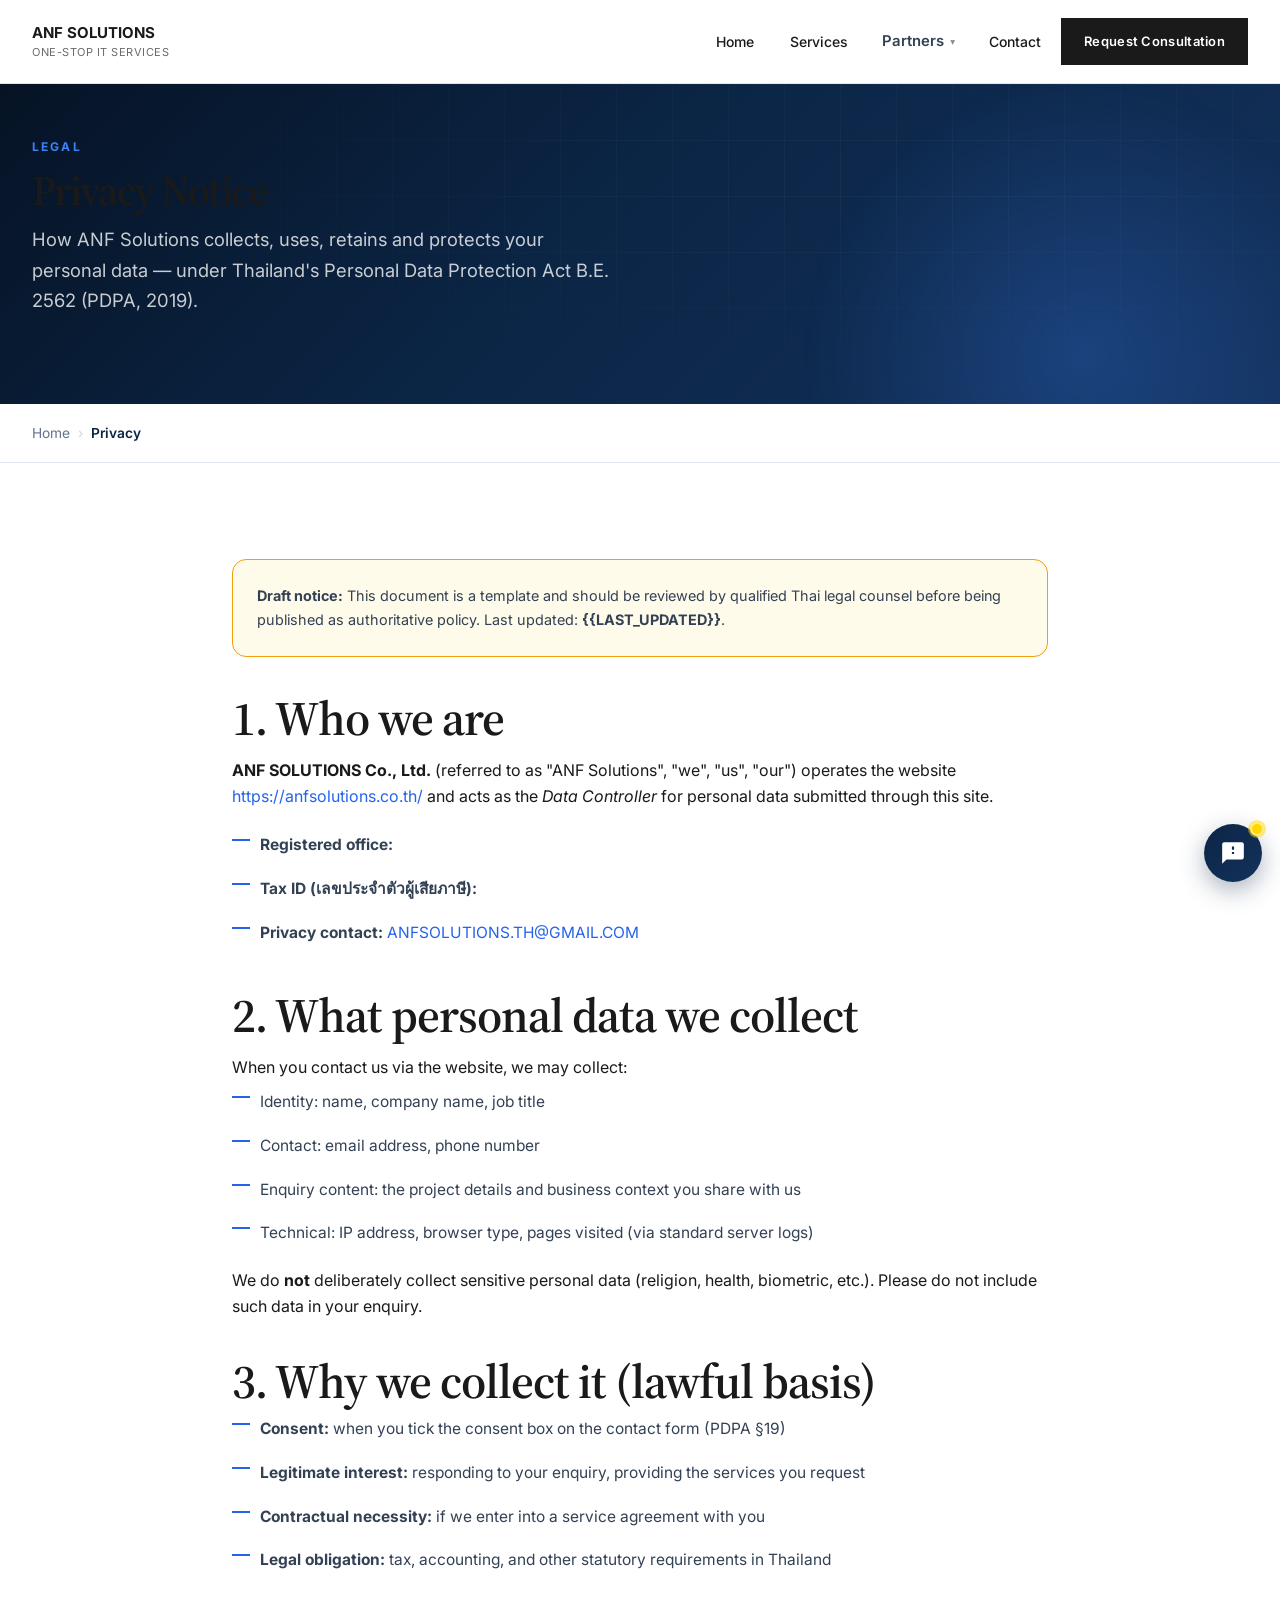
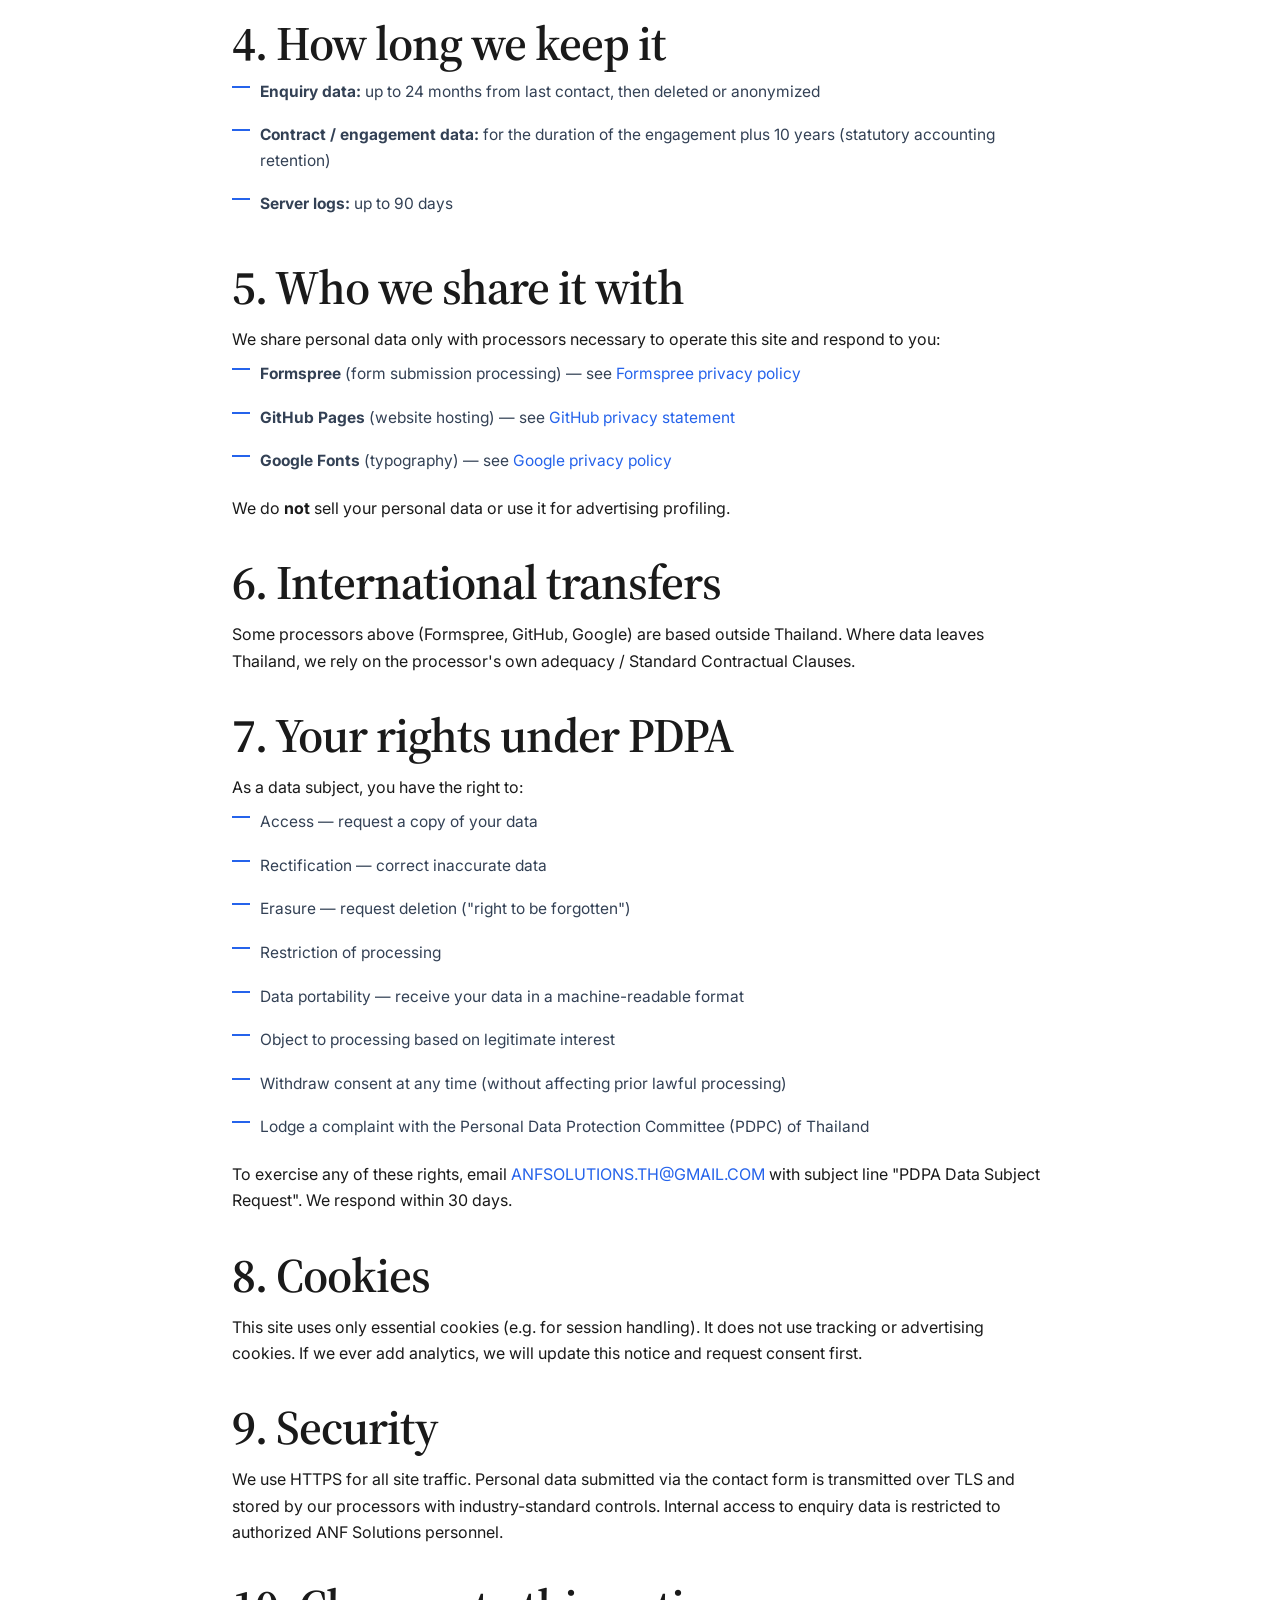
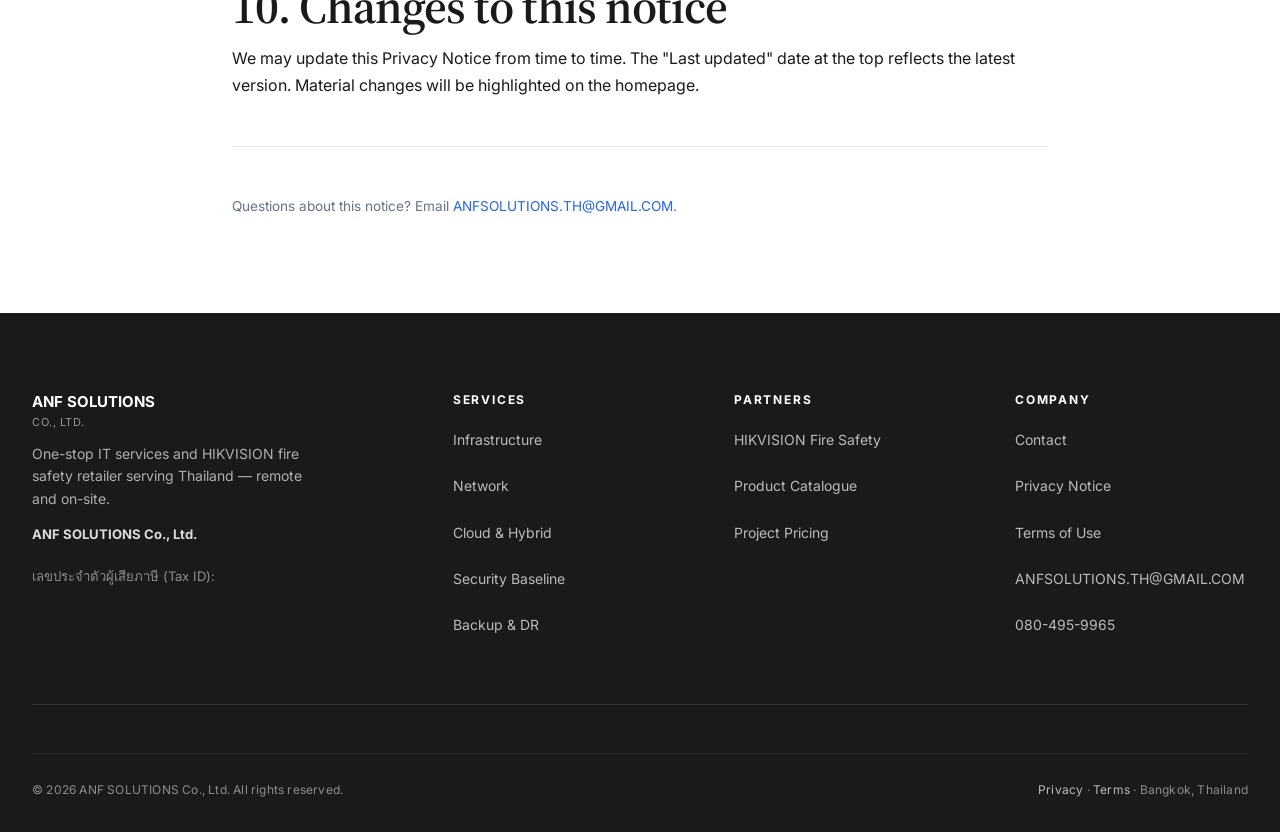
<file: privacy.html>
<!doctype html>
<html lang="en">
<head>
  <meta charset="utf-8" />
  <meta name="viewport" content="width=device-width,initial-scale=1" />
  <title>Privacy Notice — ANF SOLUTIONS</title>
  <meta name="description" content="ANF SOLUTIONS Privacy Notice explaining how we collect, use, retain and protect personal data under Thailand's PDPA." />
  <meta name="robots" content="index,follow" />
  <link rel="preconnect" href="https://fonts.googleapis.com">
  <link rel="preconnect" href="https://fonts.gstatic.com" crossorigin>
  <link href="https://fonts.googleapis.com/css2?family=Source+Serif+4:opsz,wght@8..60,400;8..60,500;8..60,600;8..60,700&family=Inter:wght@400;500;600;700&display=swap" rel="stylesheet">
  <link rel="stylesheet" href="assets/css/style.css?v=2026-05-23r1" />
  <meta property="og:type" content="website" />
  <meta property="og:site_name" content="ANF SOLUTIONS" />
  <meta property="og:title" content="Privacy Notice — ANF SOLUTIONS" />
  <meta property="og:description" content="How ANF Solutions collects, uses, retains, and protects personal data under Thailand's PDPA." />
  <meta property="og:url" content="https://anfsolutions.co.th/privacy.html" />
  <meta property="og:image" content="https://anfsolutions.co.th/assets/img/og-banner.jpg" />
  <meta property="og:locale" content="en_US" />
  <meta property="og:locale:alternate" content="th_TH" />
  <meta name="twitter:card" content="summary_large_image" />
  <meta name="twitter:title" content="Privacy Notice — ANF SOLUTIONS" />
  <meta name="twitter:description" content="How ANF Solutions collects, uses, retains, and protects personal data under Thailand's PDPA." />
  <meta name="twitter:image" content="https://anfsolutions.co.th/assets/img/og-banner.jpg" />
  <link rel="canonical" href="https://anfsolutions.co.th/privacy.html" />
  <meta name="theme-color" content="#0B2545" />
<link rel="stylesheet" href="assets/css/animations.css">
<link rel="stylesheet" href="assets/css/mckinsey.css">
</head>
<body class="mck-page">

<header class="site-header">
  <div class="header-inner">
    <a href="index.html" class="brand">
      <div class="brand-text"><strong>ANF SOLUTIONS</strong><span>One-stop IT Services</span></div>
    </a>
    <button class="menu-btn" id="menuBtn" aria-label="Open menu" aria-expanded="false" aria-controls="mobileMenu">☰</button>
    <nav class="nav" aria-label="Primary">
      <a href="index.html">Home</a>
      <a href="services.html">Services</a>
      <div class="nav-dropdown">
        <a href="#" class="nav-dropdown-toggle" aria-haspopup="true" aria-expanded="false">Partners <span class="caret">▾</span></a>
        <div class="nav-dropdown-menu" role="menu">
          <a href="hikvision/index.html" role="menuitem">
            <div class="dd-icon">HIK</div>
            <div class="dd-text"><strong>HIKVISION</strong><span>Fire Safety Products by ANF Solutions</span></div>
          </a>
        </div>
      </div>
      <a href="contact.html">Contact</a>
      <a class="btn btn-primary btn-sm" href="contact.html">Request Consultation</a>
    </nav>
  </div>
</header>

<div class="mobile-menu" id="mobileMenu" aria-hidden="true">
  <a href="index.html">Home</a>
  <a href="services.html">Services</a>
  <div class="mobile-section">
    <span class="mobile-section-title">Partners</span>
    <a href="hikvision/index.html" class="mobile-sub">HIKVISION — Fire Safety</a>
  </div>
  <a href="contact.html">Contact</a>
  <a class="btn btn-primary btn-block" href="contact.html">Request Consultation</a>
</div>

<section class="hero" style="padding:48px 0 56px;">
  <div class="container">
    <div style="max-width:780px;">
      <span class="eyebrow eyebrow-on-dark">Legal</span>
      <h1 style="font-size:clamp(1.8rem,3.5vw,2.6rem);">Privacy Notice</h1>
      <p class="lead" style="color:rgba(255,255,255,0.78); margin-top:12px;">
        How ANF Solutions collects, uses, retains and protects your personal data — under
        Thailand's Personal Data Protection Act B.E. 2562 (PDPA, 2019).
      </p>
    </div>
  </div>
</section>

<div class="breadcrumb">
  <div class="container"><a href="index.html">Home</a><span class="sep">›</span><span class="current">Privacy</span></div>
</div>

<section class="section">
  <div class="container" style="max-width:880px;">

    <!-- TODO: have a Thai lawyer review this draft before going live -->
    <div class="info-card" style="border-color:var(--amber); background:#FFFBEB;">
      <p style="font-size:.9rem; color:var(--slate-700); margin:0;">
        <strong>Draft notice:</strong> This document is a template and should be reviewed by qualified Thai legal counsel
        before being published as authoritative policy. Last updated: <strong>{{LAST_UPDATED}}</strong>.
      </p>
    </div>

    <h2 style="margin-top:36px;">1. Who we are</h2>
    <p style="margin-top:12px;">
      <strong>ANF SOLUTIONS Co., Ltd.</strong> (referred to as "ANF Solutions", "we", "us", "our")
      operates the website <a href="https://anfsolutions.co.th/">https://anfsolutions.co.th/</a> and
      acts as the <em>Data Controller</em> for personal data submitted through this site.
    </p>
    <ul class="bullet-list" style="margin-top:14px;">
      <li><strong>Registered office:</strong> </li>
      <li><strong>Tax ID (เลขประจำตัวผู้เสียภาษี):</strong> </li>
      <li><strong>Privacy contact:</strong> <a href="mailto:ANFSOLUTIONS.TH@GMAIL.COM">ANFSOLUTIONS.TH@GMAIL.COM</a></li>
    </ul>

    <h2 style="margin-top:36px;">2. What personal data we collect</h2>
    <p style="margin-top:12px;">When you contact us via the website, we may collect:</p>
    <ul class="bullet-list">
      <li>Identity: name, company name, job title</li>
      <li>Contact: email address, phone number</li>
      <li>Enquiry content: the project details and business context you share with us</li>
      <li>Technical: IP address, browser type, pages visited (via standard server logs)</li>
    </ul>
    <p style="margin-top:12px;">
      We do <strong>not</strong> deliberately collect sensitive personal data (religion, health,
      biometric, etc.). Please do not include such data in your enquiry.
    </p>

    <h2 style="margin-top:36px;">3. Why we collect it (lawful basis)</h2>
    <ul class="bullet-list">
      <li><strong>Consent:</strong> when you tick the consent box on the contact form (PDPA §19)</li>
      <li><strong>Legitimate interest:</strong> responding to your enquiry, providing the services you request</li>
      <li><strong>Contractual necessity:</strong> if we enter into a service agreement with you</li>
      <li><strong>Legal obligation:</strong> tax, accounting, and other statutory requirements in Thailand</li>
    </ul>

    <h2 style="margin-top:36px;">4. How long we keep it</h2>
    <ul class="bullet-list">
      <li><strong>Enquiry data:</strong> up to 24 months from last contact, then deleted or anonymized</li>
      <li><strong>Contract / engagement data:</strong> for the duration of the engagement plus 10 years (statutory accounting retention)</li>
      <li><strong>Server logs:</strong> up to 90 days</li>
    </ul>

    <h2 style="margin-top:36px;">5. Who we share it with</h2>
    <p style="margin-top:12px;">We share personal data only with processors necessary to operate this site and respond to you:</p>
    <ul class="bullet-list">
      <li><strong>Formspree</strong> (form submission processing) — see <a href="https://formspree.io/legal/privacy-policy/" target="_blank" rel="noopener">Formspree privacy policy</a></li>
      <li><strong>GitHub Pages</strong> (website hosting) — see <a href="https://docs.github.com/en/site-policy/privacy-policies/github-general-privacy-statement" target="_blank" rel="noopener">GitHub privacy statement</a></li>
      <li><strong>Google Fonts</strong> (typography) — see <a href="https://policies.google.com/privacy" target="_blank" rel="noopener">Google privacy policy</a></li>
    </ul>
    <p style="margin-top:12px;">
      We do <strong>not</strong> sell your personal data or use it for advertising profiling.
    </p>

    <h2 style="margin-top:36px;">6. International transfers</h2>
    <p style="margin-top:12px;">
      Some processors above (Formspree, GitHub, Google) are based outside Thailand. Where data
      leaves Thailand, we rely on the processor's own adequacy / Standard Contractual Clauses.
    </p>

    <h2 style="margin-top:36px;">7. Your rights under PDPA</h2>
    <p style="margin-top:12px;">As a data subject, you have the right to:</p>
    <ul class="bullet-list">
      <li>Access — request a copy of your data</li>
      <li>Rectification — correct inaccurate data</li>
      <li>Erasure — request deletion ("right to be forgotten")</li>
      <li>Restriction of processing</li>
      <li>Data portability — receive your data in a machine-readable format</li>
      <li>Object to processing based on legitimate interest</li>
      <li>Withdraw consent at any time (without affecting prior lawful processing)</li>
      <li>Lodge a complaint with the Personal Data Protection Committee (PDPC) of Thailand</li>
    </ul>
    <p style="margin-top:12px;">
      To exercise any of these rights, email
      <a href="mailto:ANFSOLUTIONS.TH@GMAIL.COM?subject=PDPA%20Data%20Subject%20Request">ANFSOLUTIONS.TH@GMAIL.COM</a>
      with subject line "PDPA Data Subject Request". We respond within 30 days.
    </p>

    <h2 style="margin-top:36px;">8. Cookies</h2>
    <p style="margin-top:12px;">
      This site uses only essential cookies (e.g. for session handling). It does not use tracking
      or advertising cookies. If we ever add analytics, we will update this notice and request
      consent first.
    </p>

    <h2 style="margin-top:36px;">9. Security</h2>
    <p style="margin-top:12px;">
      We use HTTPS for all site traffic. Personal data submitted via the contact form is
      transmitted over TLS and stored by our processors with industry-standard controls. Internal
      access to enquiry data is restricted to authorized ANF Solutions personnel.
    </p>

    <h2 style="margin-top:36px;">10. Changes to this notice</h2>
    <p style="margin-top:12px;">
      We may update this Privacy Notice from time to time. The "Last updated" date at the top
      reflects the latest version. Material changes will be highlighted on the homepage.
    </p>

    <div class="divider" style="margin:48px 0;"></div>
    <p class="muted" style="font-size:.85rem;">
      Questions about this notice? Email
      <a href="mailto:ANFSOLUTIONS.TH@GMAIL.COM">ANFSOLUTIONS.TH@GMAIL.COM</a>.
    </p>
  </div>
</section>

<footer class="site-footer">
  <div class="container">
    <div class="footer-grid">
      <div class="footer-brand">
        <a href="index.html" class="brand">
          <div class="brand-text"><strong>ANF SOLUTIONS</strong><span>Co., Ltd.</span></div>
        </a>
        <p class="footer-tagline">One-stop IT services and HIKVISION fire safety retailer serving Thailand — remote and on-site.</p>
        <p class="footer-tagline" style="font-size:.82rem; margin-top:14px; color:rgba(255,255,255,0.5);">
          <strong style="color:rgba(255,255,255,0.85);">ANF SOLUTIONS Co., Ltd.</strong><br>
          <br>
          เลขประจำตัวผู้เสียภาษี (Tax ID): 
        </p>
      </div>
      <div class="footer-col"><h5>Services</h5><ul>
        <li><a href="services.html#infrastructure">Infrastructure</a></li>
        <li><a href="services.html#network">Network</a></li>
        <li><a href="services.html#cloud">Cloud &amp; Hybrid</a></li>
        <li><a href="services.html#security">Security Baseline</a></li>
        <li><a href="services.html#backup">Backup &amp; DR</a></li>
      </ul></div>
      <div class="footer-col"><h5>Partners</h5><ul>
        <li><a href="hikvision/index.html">HIKVISION Fire Safety</a></li>
        <li><a href="hikvision/products.html">Product Catalogue</a></li>
        <li><a href="hikvision/contact.html">Project Pricing</a></li>
      </ul></div>
      <div class="footer-col"><h5>Company</h5><ul>
        <li><a href="contact.html">Contact</a></li>
        <li><a href="privacy.html">Privacy Notice</a></li>
        <li><a href="terms.html">Terms of Use</a></li>
        <li><a href="mailto:ANFSOLUTIONS.TH@GMAIL.COM">ANFSOLUTIONS.TH@GMAIL.COM</a></li>
        <li><a href="tel:0804959965">080-495-9965</a></li>
      </ul></div>
    </div>
    <div class="footer-bottom">
      <div>© 2026 ANF SOLUTIONS Co., Ltd. All rights reserved.</div>
      <div>
        <a href="privacy.html">Privacy</a> ·
        <a href="terms.html">Terms</a> ·
        Bangkok, Thailand
      </div>
    </div>
  </div>
</footer>

<script src="assets/js/menu.js?v=2026-05-23r1"></script>
<script src="assets/animations.js" defer></script>
<script src="assets/contact-widget.js" defer></script>
</body>
</html>
</file>
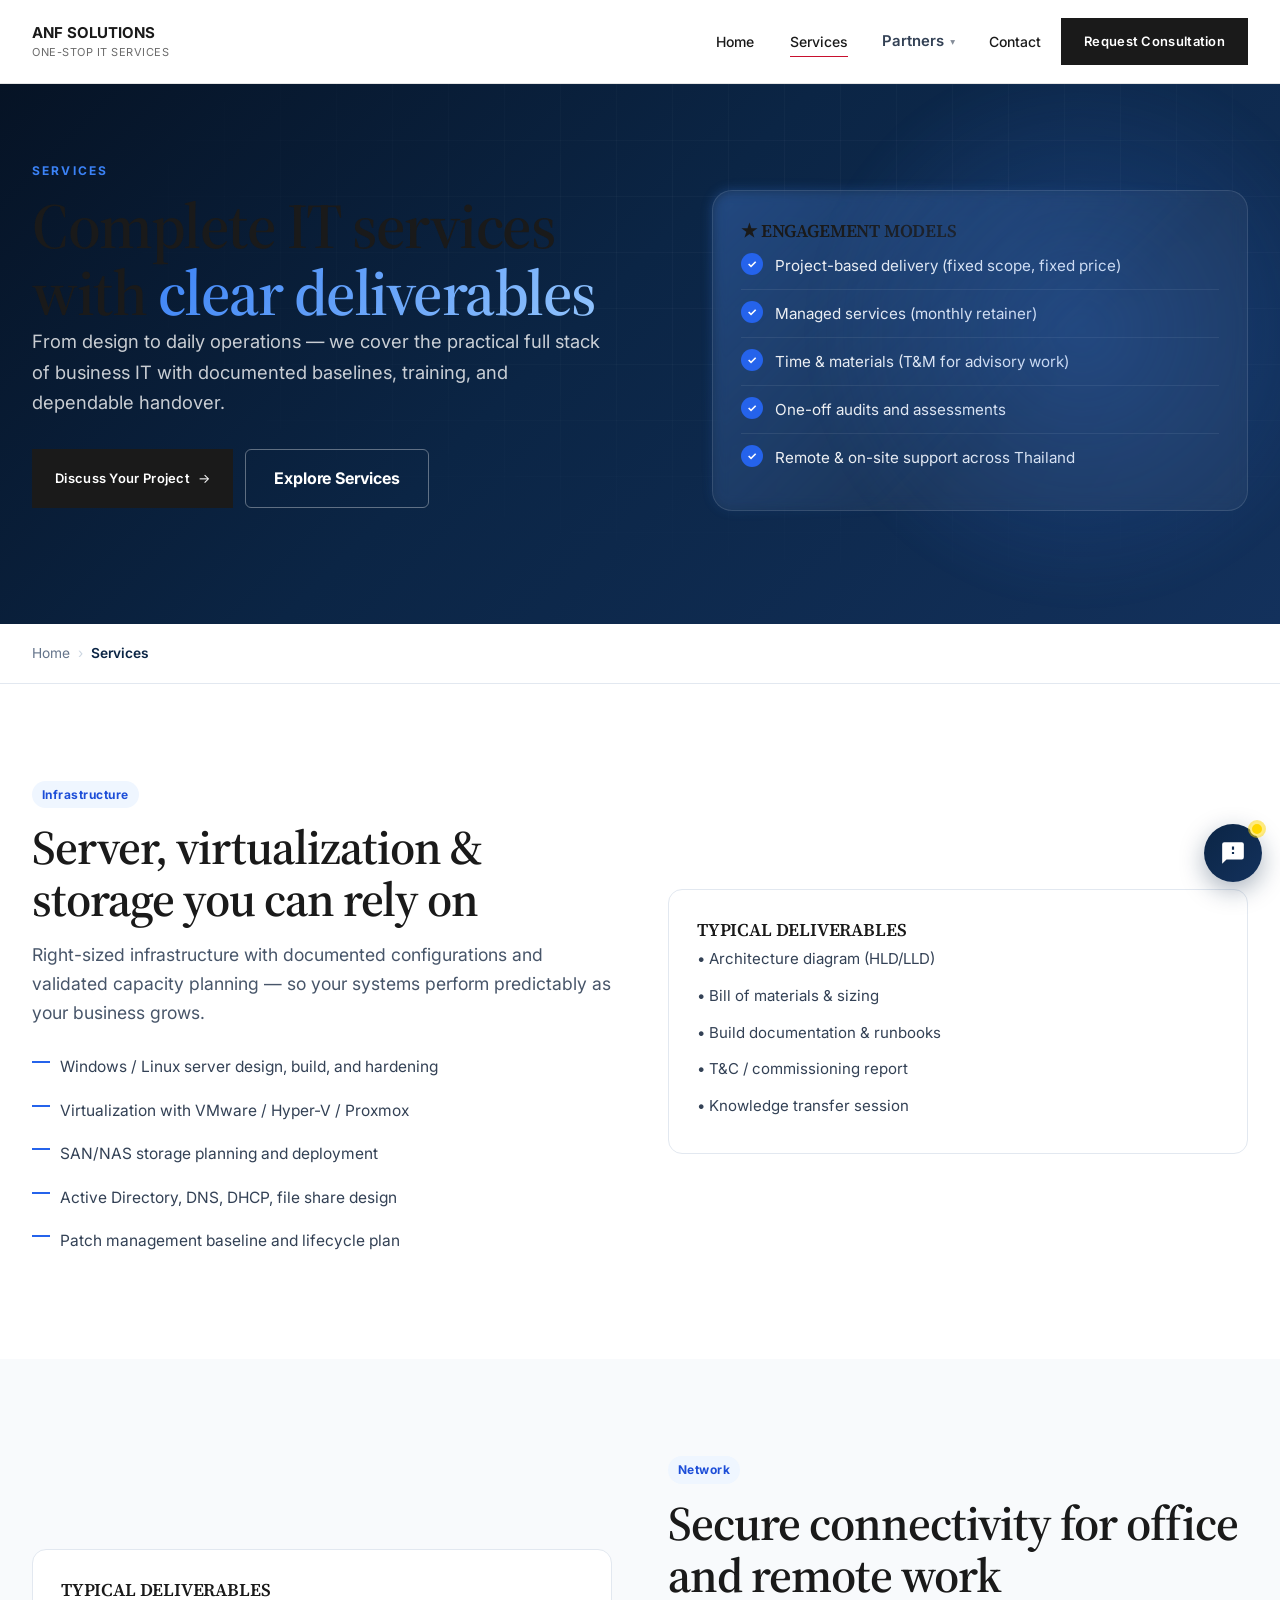
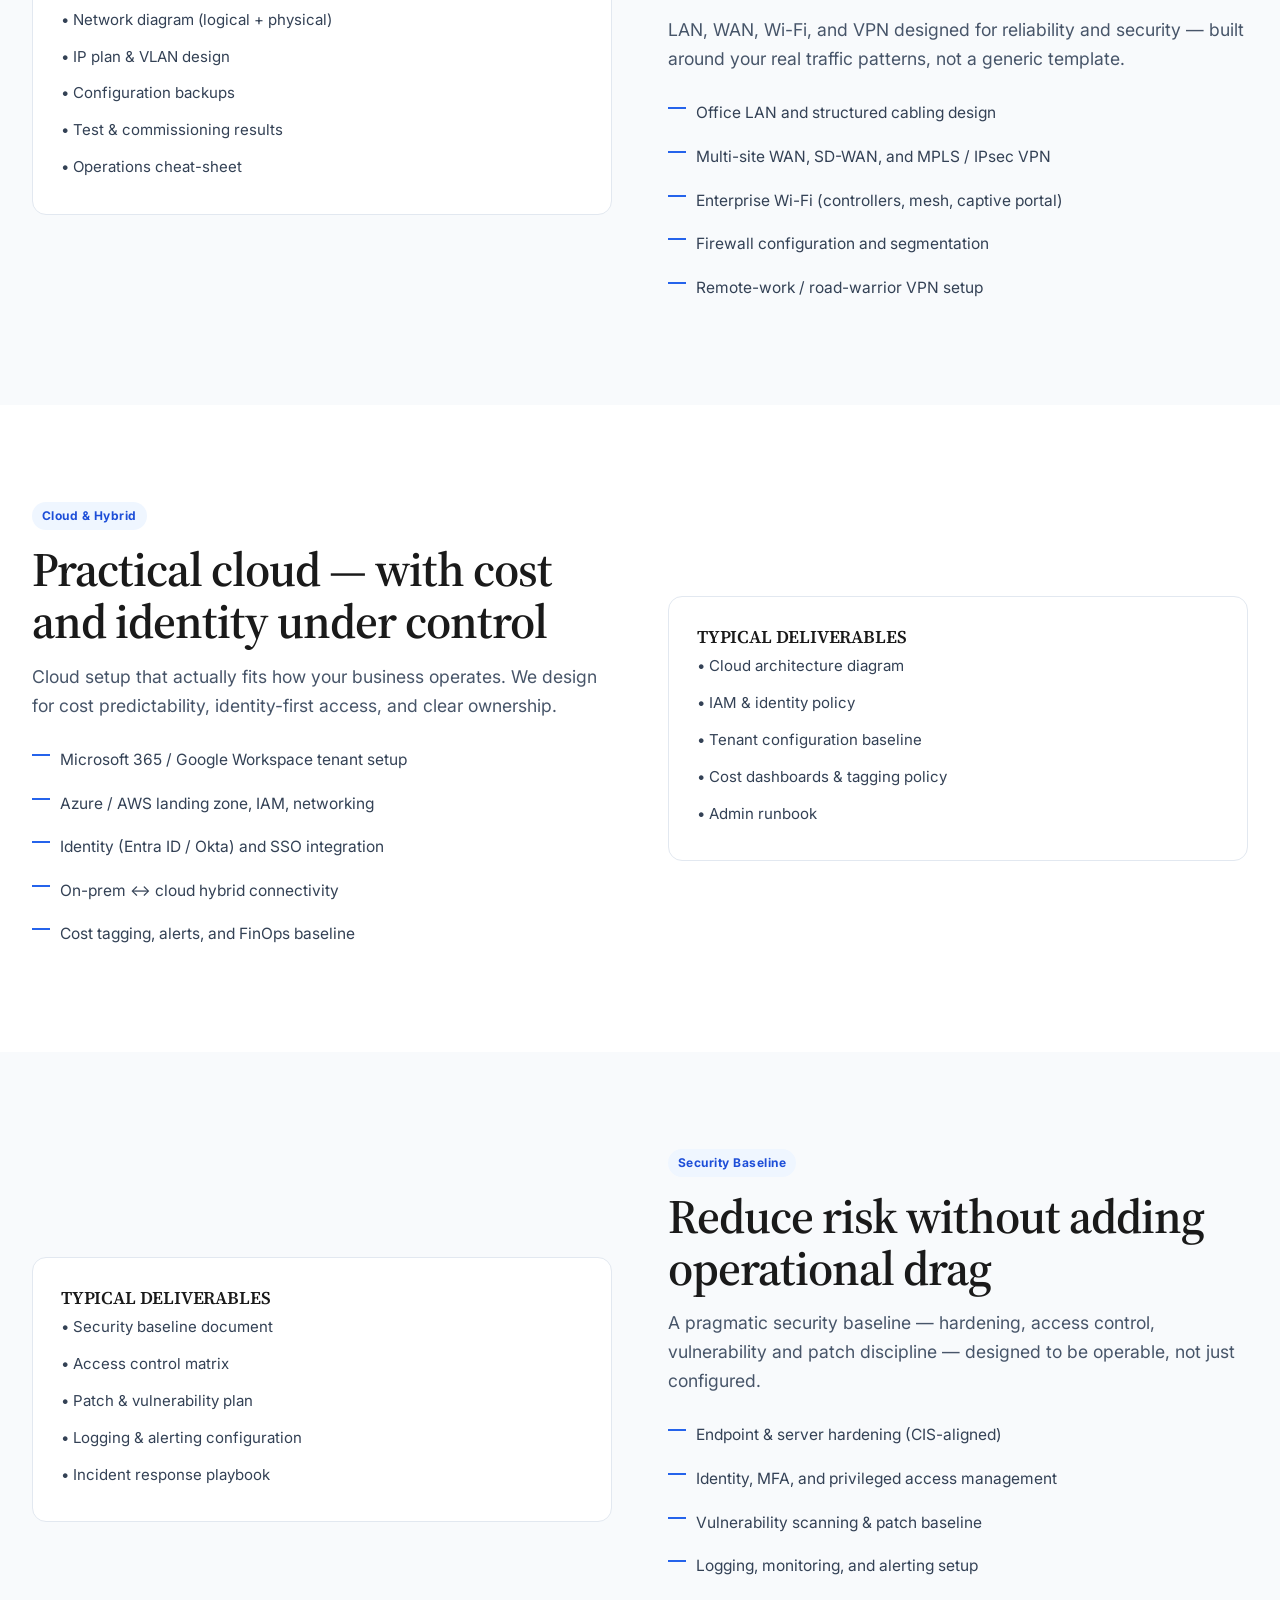
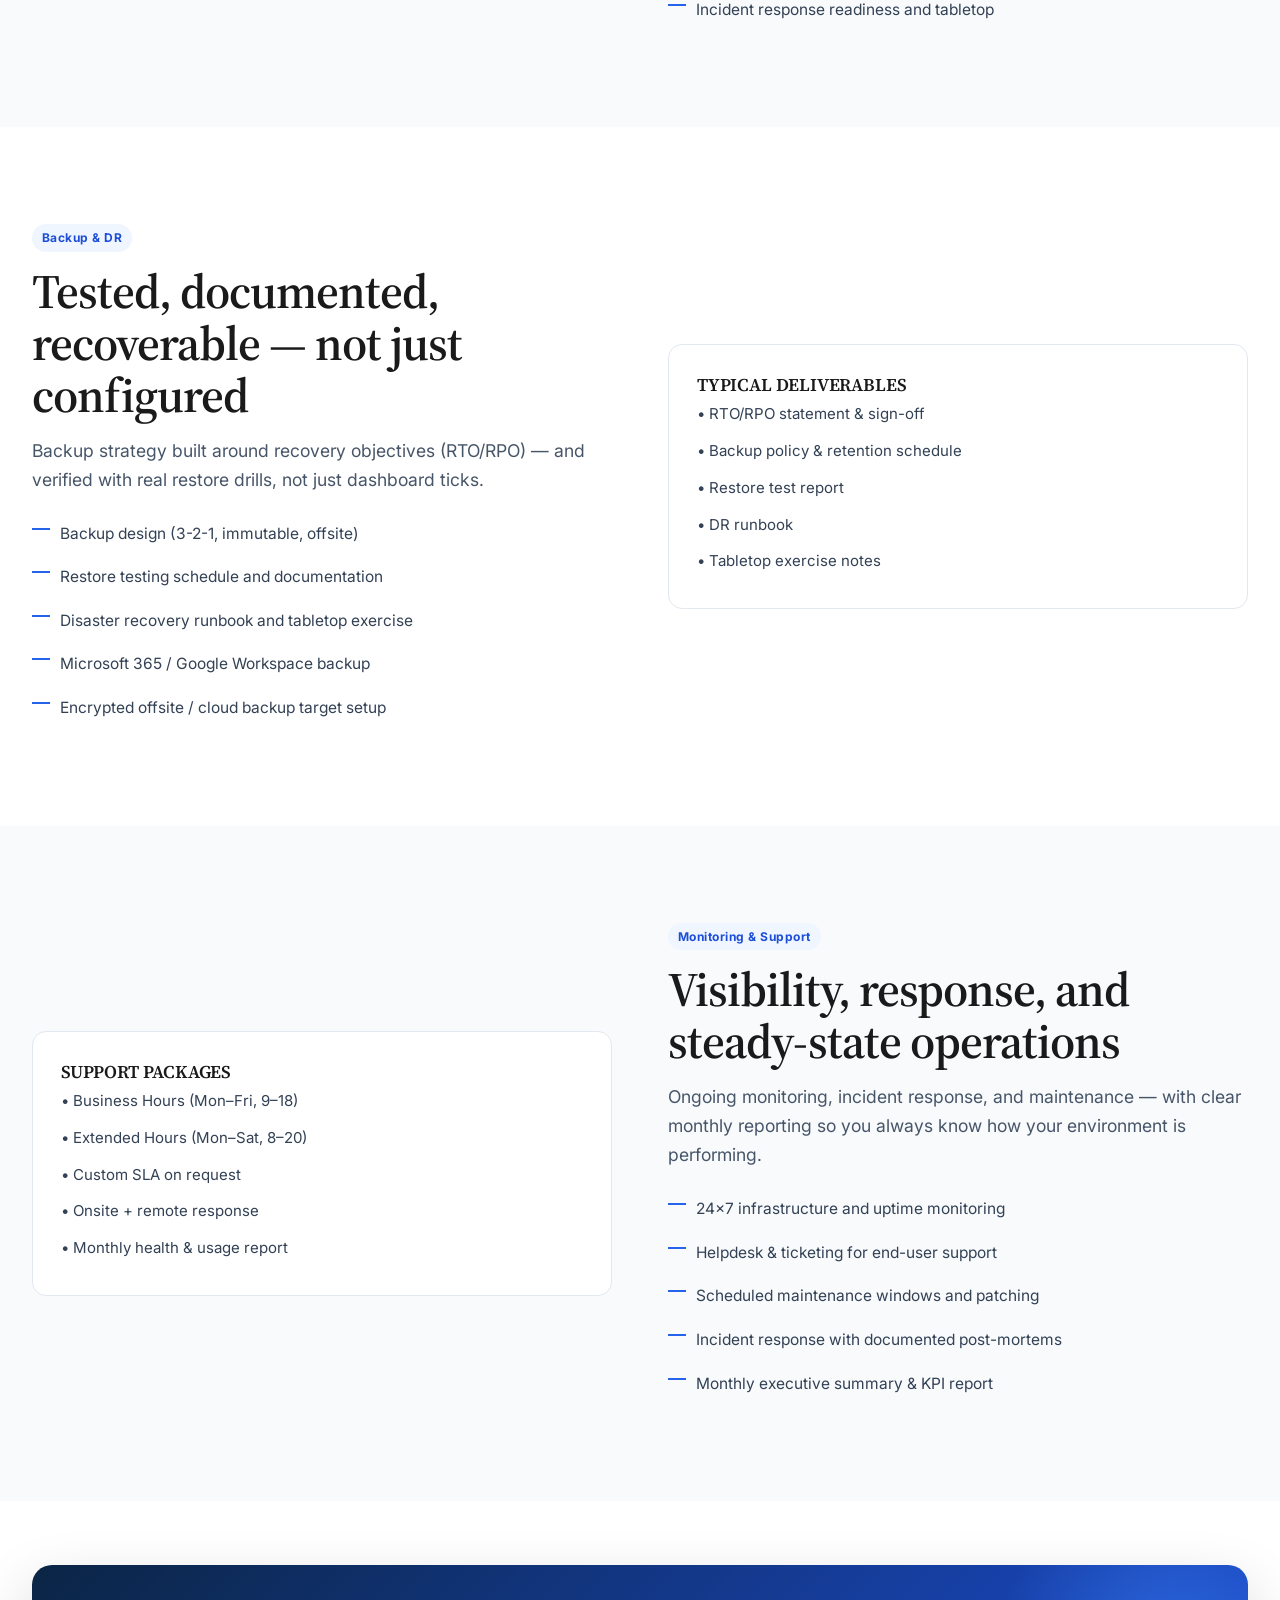
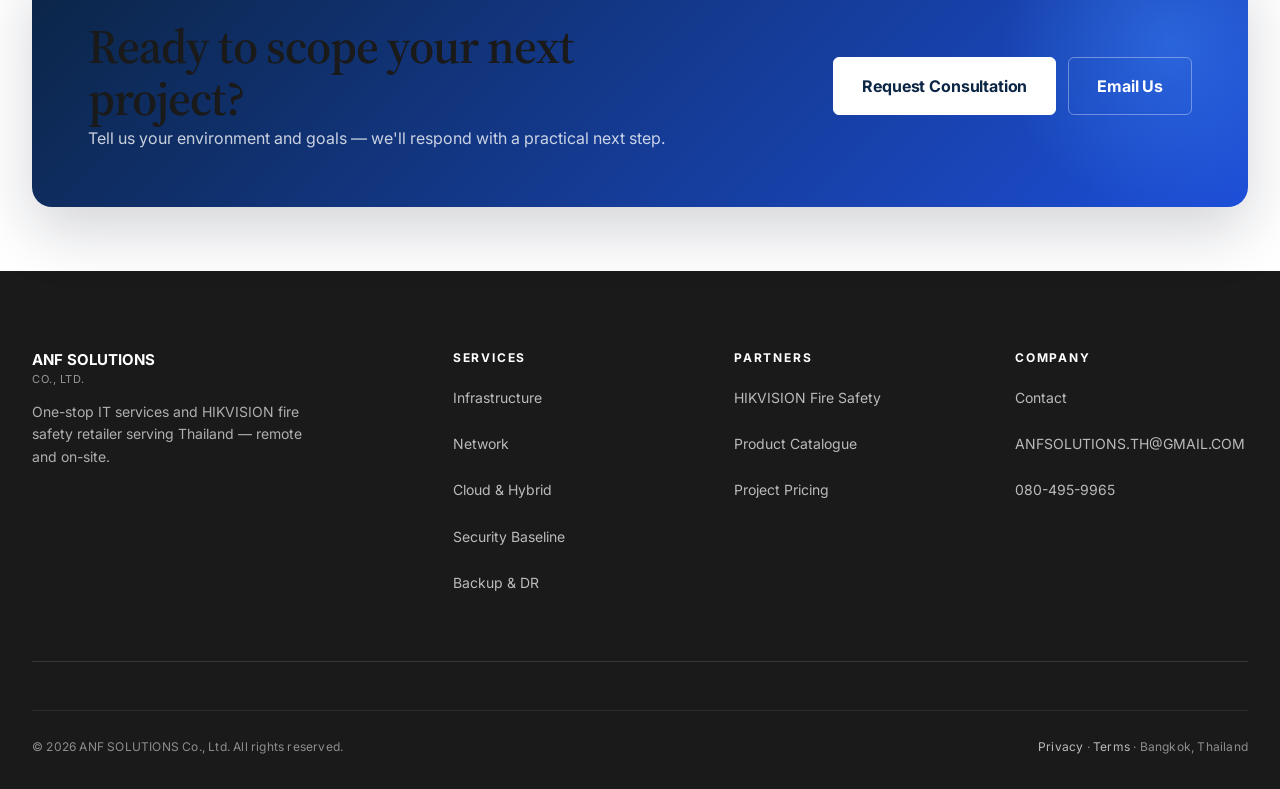
<file: services.html>
<!doctype html>
<html lang="en">
<head>
  <meta charset="utf-8" />
  <meta name="viewport" content="width=device-width,initial-scale=1" />
  <title>Services — ANF SOLUTIONS</title>
  <meta name="description" content="One-stop IT services: infrastructure, network, security baseline, cloud, backup/DR, monitoring, and IT support with clear deliverables." />
  <link rel="preconnect" href="https://fonts.googleapis.com">
  <link rel="preconnect" href="https://fonts.gstatic.com" crossorigin>
  <link href="https://fonts.googleapis.com/css2?family=Source+Serif+4:opsz,wght@8..60,400;8..60,500;8..60,600;8..60,700&family=Inter:wght@400;500;600;700&display=swap" rel="stylesheet">
  <link rel="stylesheet" href="assets/css/style.css?v=2026-05-23r1" />
  <meta property="og:type" content="website" />
  <meta property="og:site_name" content="ANF SOLUTIONS" />
  <meta property="og:title" content="Services — ANF SOLUTIONS" />
  <meta property="og:description" content="One-stop IT services for SMEs in Thailand: infrastructure, network, cloud, security baseline, backup/DR, monitoring & IT support — with documented deliverables." />
  <meta property="og:url" content="https://anfsolutions.co.th/services.html" />
  <meta property="og:image" content="https://anfsolutions.co.th/assets/img/og-banner.jpg" />
  <meta property="og:locale" content="en_US" />
  <meta property="og:locale:alternate" content="th_TH" />
  <meta name="twitter:card" content="summary_large_image" />
  <meta name="twitter:title" content="Services — ANF SOLUTIONS" />
  <meta name="twitter:description" content="One-stop IT services for SMEs in Thailand: infrastructure, network, cloud, security baseline, backup/DR, monitoring & IT support — with documented deliverables." />
  <meta name="twitter:image" content="https://anfsolutions.co.th/assets/img/og-banner.jpg" />
  <link rel="canonical" href="https://anfsolutions.co.th/services.html" />
  <meta name="theme-color" content="#0B2545" />
<link rel="stylesheet" href="assets/css/animations.css">
<link rel="stylesheet" href="assets/css/mckinsey.css">
</head>
<body class="mck-page">

<header class="site-header">
  <div class="header-inner">
    <a href="index.html" class="brand">
      <div class="brand-text"><strong>ANF SOLUTIONS</strong><span>One-stop IT Services</span></div>
    </a>
    <button class="menu-btn" id="menuBtn" aria-label="Open menu" aria-expanded="false" aria-controls="mobileMenu">☰</button>
    <nav class="nav" aria-label="Primary">
      <a href="index.html">Home</a>
      <a href="services.html" class="active">Services</a>
      <div class="nav-dropdown">
        <a href="#" class="nav-dropdown-toggle" aria-haspopup="true" aria-expanded="false">Partners <span class="caret">▾</span></a>
        <div class="nav-dropdown-menu" role="menu">
          <a href="hikvision/index.html" role="menuitem">
            <div class="dd-icon">HIK</div>
            <div class="dd-text">
              <strong>HIKVISION</strong>
              <span>Fire Safety Products by ANF Solutions</span>
            </div>
          </a>
        </div>
      </div>
      <a href="contact.html">Contact</a>
      <a class="btn btn-primary btn-sm" href="contact.html">Request Consultation</a>
    </nav>
  </div>
</header>

<div class="mobile-menu" id="mobileMenu" aria-hidden="true">
  <a href="index.html">Home</a>
  <a href="services.html">Services</a>
  <div class="mobile-section">
    <span class="mobile-section-title">Partners</span>
    <a href="hikvision/index.html" class="mobile-sub">HIKVISION — Fire Safety</a>
  </div>
  <a href="contact.html">Contact</a>
  <a class="btn btn-primary btn-block" href="contact.html">Request Consultation</a>
</div>

<!-- HERO -->
<section class="hero" style="padding:72px 0 80px;">
  <div class="container hero-inner">
    <div>
      <span class="eyebrow eyebrow-on-dark">Services</span>
      <h1>Complete IT services with <span class="accent">clear deliverables</span></h1>
      <p class="lead">
        From design to daily operations — we cover the practical full stack of business IT
        with documented baselines, training, and dependable handover.
      </p>
      <div class="hero-actions">
        <a href="contact.html" class="btn btn-primary btn-lg">Discuss Your Project</a>
        <a href="#services-list" class="btn btn-outline-light btn-lg">Explore Services</a>
      </div>
    </div>
    <aside class="hero-card">
      <h4>★ Engagement Models</h4>
      <ul>
        <li>Project-based delivery (fixed scope, fixed price)</li>
        <li>Managed services (monthly retainer)</li>
        <li>Time &amp; materials (T&amp;M for advisory work)</li>
        <li>One-off audits and assessments</li>
        <li>Remote &amp; on-site support across Thailand</li>
      </ul>
    </aside>
  </div>
</section>

<div class="breadcrumb">
  <div class="container"><a href="index.html">Home</a><span class="sep">›</span><span class="current">Services</span></div>
</div>

<!-- ===== SERVICE 1: INFRASTRUCTURE ===== -->
<section class="section" id="infrastructure">
  <div class="container split">
    <div>
      <span class="tag">Infrastructure</span>
      <h2 style="margin-top:14px;">Server, virtualization &amp; storage you can rely on</h2>
      <p class="lead" style="margin-top:14px;">
        Right-sized infrastructure with documented configurations and validated capacity planning —
        so your systems perform predictably as your business grows.
      </p>
      <ul class="bullet-list" style="margin-top:18px;">
        <li>Windows / Linux server design, build, and hardening</li>
        <li>Virtualization with VMware / Hyper-V / Proxmox</li>
        <li>SAN/NAS storage planning and deployment</li>
        <li>Active Directory, DNS, DHCP, file share design</li>
        <li>Patch management baseline and lifecycle plan</li>
      </ul>
    </div>
    <div class="info-card" style="margin:0; padding:28px;">
      <h4>Typical deliverables</h4>
      <ul>
        <li>• Architecture diagram (HLD/LLD)</li>
        <li>• Bill of materials &amp; sizing</li>
        <li>• Build documentation &amp; runbooks</li>
        <li>• T&amp;C / commissioning report</li>
        <li>• Knowledge transfer session</li>
      </ul>
    </div>
  </div>
</section>

<!-- ===== SERVICE 2: NETWORK ===== -->
<section class="section section-alt" id="network">
  <div class="container split reverse">
    <div>
      <span class="tag">Network</span>
      <h2 style="margin-top:14px;">Secure connectivity for office and remote work</h2>
      <p class="lead" style="margin-top:14px;">
        LAN, WAN, Wi-Fi, and VPN designed for reliability and security — built around your real
        traffic patterns, not a generic template.
      </p>
      <ul class="bullet-list" style="margin-top:18px;">
        <li>Office LAN and structured cabling design</li>
        <li>Multi-site WAN, SD-WAN, and MPLS / IPsec VPN</li>
        <li>Enterprise Wi-Fi (controllers, mesh, captive portal)</li>
        <li>Firewall configuration and segmentation</li>
        <li>Remote-work / road-warrior VPN setup</li>
      </ul>
    </div>
    <div class="info-card" style="margin:0; padding:28px;">
      <h4>Typical deliverables</h4>
      <ul>
        <li>• Network diagram (logical + physical)</li>
        <li>• IP plan &amp; VLAN design</li>
        <li>• Configuration backups</li>
        <li>• Test &amp; commissioning results</li>
        <li>• Operations cheat-sheet</li>
      </ul>
    </div>
  </div>
</section>

<!-- ===== SERVICE 3: CLOUD ===== -->
<section class="section" id="cloud">
  <div class="container split">
    <div>
      <span class="tag">Cloud &amp; Hybrid</span>
      <h2 style="margin-top:14px;">Practical cloud — with cost and identity under control</h2>
      <p class="lead" style="margin-top:14px;">
        Cloud setup that actually fits how your business operates. We design for cost predictability,
        identity-first access, and clear ownership.
      </p>
      <ul class="bullet-list" style="margin-top:18px;">
        <li>Microsoft 365 / Google Workspace tenant setup</li>
        <li>Azure / AWS landing zone, IAM, networking</li>
        <li>Identity (Entra ID / Okta) and SSO integration</li>
        <li>On-prem ↔ cloud hybrid connectivity</li>
        <li>Cost tagging, alerts, and FinOps baseline</li>
      </ul>
    </div>
    <div class="info-card" style="margin:0; padding:28px;">
      <h4>Typical deliverables</h4>
      <ul>
        <li>• Cloud architecture diagram</li>
        <li>• IAM &amp; identity policy</li>
        <li>• Tenant configuration baseline</li>
        <li>• Cost dashboards &amp; tagging policy</li>
        <li>• Admin runbook</li>
      </ul>
    </div>
  </div>
</section>

<!-- ===== SERVICE 4: SECURITY ===== -->
<section class="section section-alt" id="security">
  <div class="container split reverse">
    <div>
      <span class="tag">Security Baseline</span>
      <h2 style="margin-top:14px;">Reduce risk without adding operational drag</h2>
      <p class="lead" style="margin-top:14px;">
        A pragmatic security baseline — hardening, access control, vulnerability and patch
        discipline — designed to be operable, not just configured.
      </p>
      <ul class="bullet-list" style="margin-top:18px;">
        <li>Endpoint &amp; server hardening (CIS-aligned)</li>
        <li>Identity, MFA, and privileged access management</li>
        <li>Vulnerability scanning &amp; patch baseline</li>
        <li>Logging, monitoring, and alerting setup</li>
        <li>Incident response readiness and tabletop</li>
      </ul>
    </div>
    <div class="info-card" style="margin:0; padding:28px;">
      <h4>Typical deliverables</h4>
      <ul>
        <li>• Security baseline document</li>
        <li>• Access control matrix</li>
        <li>• Patch &amp; vulnerability plan</li>
        <li>• Logging &amp; alerting configuration</li>
        <li>• Incident response playbook</li>
      </ul>
    </div>
  </div>
</section>

<!-- ===== SERVICE 5: BACKUP / DR ===== -->
<section class="section" id="backup">
  <div class="container split">
    <div>
      <span class="tag">Backup &amp; DR</span>
      <h2 style="margin-top:14px;">Tested, documented, recoverable — not just configured</h2>
      <p class="lead" style="margin-top:14px;">
        Backup strategy built around recovery objectives (RTO/RPO) — and verified with real
        restore drills, not just dashboard ticks.
      </p>
      <ul class="bullet-list" style="margin-top:18px;">
        <li>Backup design (3-2-1, immutable, offsite)</li>
        <li>Restore testing schedule and documentation</li>
        <li>Disaster recovery runbook and tabletop exercise</li>
        <li>Microsoft 365 / Google Workspace backup</li>
        <li>Encrypted offsite / cloud backup target setup</li>
      </ul>
    </div>
    <div class="info-card" style="margin:0; padding:28px;">
      <h4>Typical deliverables</h4>
      <ul>
        <li>• RTO/RPO statement &amp; sign-off</li>
        <li>• Backup policy &amp; retention schedule</li>
        <li>• Restore test report</li>
        <li>• DR runbook</li>
        <li>• Tabletop exercise notes</li>
      </ul>
    </div>
  </div>
</section>

<!-- ===== SERVICE 6: MONITORING / SUPPORT ===== -->
<section class="section section-alt" id="monitoring">
  <div class="container split reverse">
    <div>
      <span class="tag">Monitoring &amp; Support</span>
      <h2 style="margin-top:14px;">Visibility, response, and steady-state operations</h2>
      <p class="lead" style="margin-top:14px;">
        Ongoing monitoring, incident response, and maintenance — with clear monthly reporting so
        you always know how your environment is performing.
      </p>
      <ul class="bullet-list" style="margin-top:18px;">
        <li>24×7 infrastructure and uptime monitoring</li>
        <li>Helpdesk &amp; ticketing for end-user support</li>
        <li>Scheduled maintenance windows and patching</li>
        <li>Incident response with documented post-mortems</li>
        <li>Monthly executive summary &amp; KPI report</li>
      </ul>
    </div>
    <div class="info-card" style="margin:0; padding:28px;">
      <h4>Support packages</h4>
      <ul>
        <li>• Business Hours (Mon–Fri, 9–18)</li>
        <li>• Extended Hours (Mon–Sat, 8–20)</li>
        <li>• Custom SLA on request</li>
        <li>• Onsite + remote response</li>
        <li>• Monthly health &amp; usage report</li>
      </ul>
    </div>
  </div>
</section>

<!-- ===== CTA ===== -->
<section class="section section-sm">
  <div class="container">
    <div class="cta-banner">
      <div>
        <h2>Ready to scope your next project?</h2>
        <p>Tell us your environment and goals — we'll respond with a practical next step.</p>
      </div>
      <div class="cta-banner-actions">
        <a href="contact.html" class="btn btn-white btn-lg">Request Consultation</a>
        <a href="mailto:ANFSOLUTIONS.TH@GMAIL.COM" class="btn btn-outline-light btn-lg">Email Us</a>
      </div>
    </div>
  </div>
</section>

<!-- FOOTER (same as index) -->
<footer class="site-footer">
  <div class="container">
    <div class="footer-grid">
      <div class="footer-brand">
        <a href="index.html" class="brand">
          <div class="brand-text"><strong>ANF SOLUTIONS</strong><span>Co., Ltd.</span></div>
        </a>
        <p class="footer-tagline">One-stop IT services and HIKVISION fire safety retailer serving Thailand — remote and on-site.</p>
        </div>
      <div class="footer-col"><h5>Services</h5><ul>
        <li><a href="services.html#infrastructure">Infrastructure</a></li>
        <li><a href="services.html#network">Network</a></li>
        <li><a href="services.html#cloud">Cloud &amp; Hybrid</a></li>
        <li><a href="services.html#security">Security Baseline</a></li>
        <li><a href="services.html#backup">Backup &amp; DR</a></li>
      </ul></div>
      <div class="footer-col"><h5>Partners</h5><ul>
        <li><a href="hikvision/index.html">HIKVISION Fire Safety</a></li>
        <li><a href="hikvision/products.html">Product Catalogue</a></li>
        <li><a href="hikvision/contact.html">Project Pricing</a></li>
      </ul></div>
      <div class="footer-col"><h5>Company</h5><ul>
        <li><a href="contact.html">Contact</a></li>
        <li><a href="mailto:ANFSOLUTIONS.TH@GMAIL.COM">ANFSOLUTIONS.TH@GMAIL.COM</a></li>
        <li><a href="tel:0804959965">080-495-9965</a></li>
      </ul></div>
    </div>
    <div class="footer-bottom">
      <div>© 2026 ANF SOLUTIONS Co., Ltd. All rights reserved.</div>
      <div>
        <a href="privacy.html">Privacy</a> ·
        <a href="terms.html">Terms</a> ·
        Bangkok, Thailand
      </div>
    </div>
  </div>
</footer>

<script src="assets/js/menu.js?v=2026-05-23r1"></script>
<script src="assets/animations.js" defer></script>
<script src="assets/contact-widget.js" defer></script>
</body>
</html>
</file>
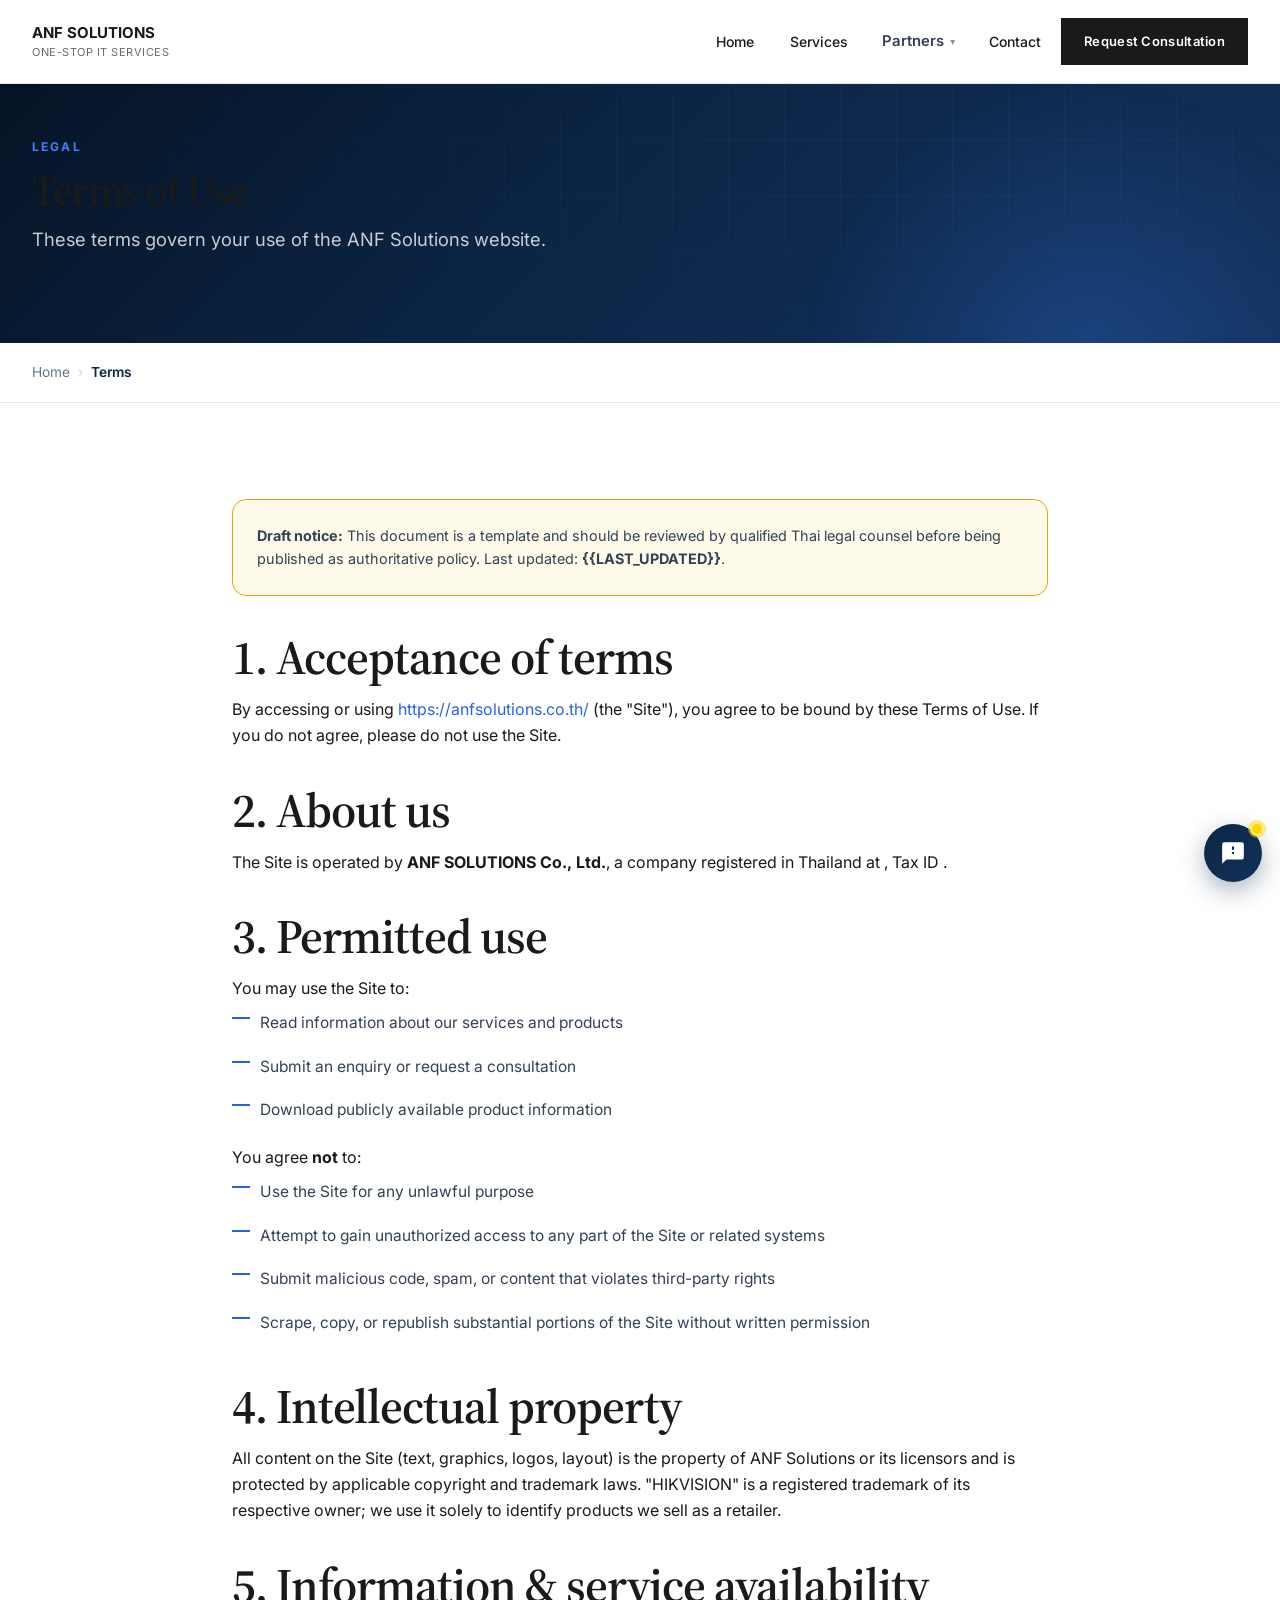
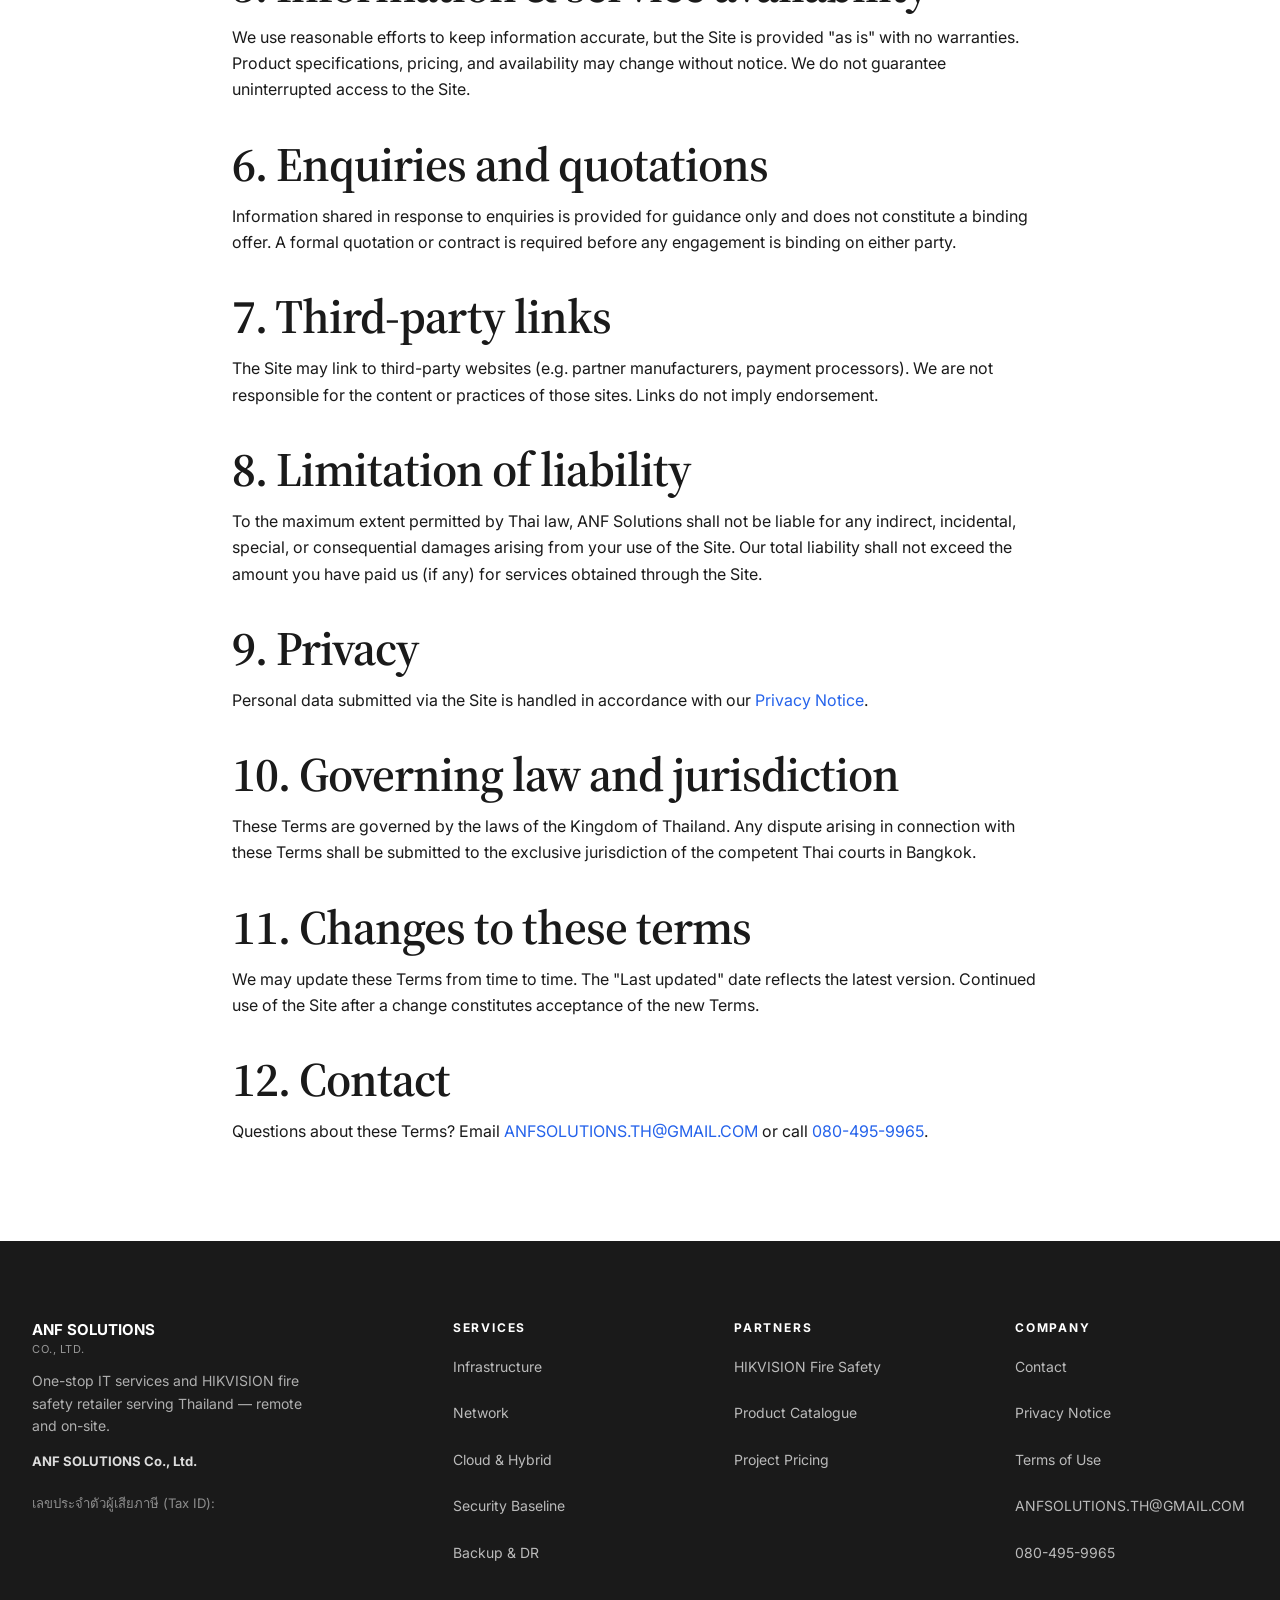
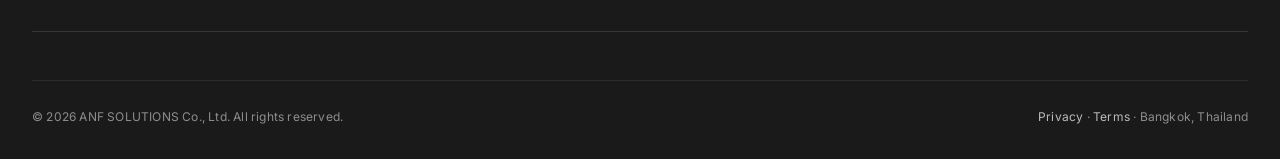
<file: terms.html>
<!doctype html>
<html lang="en">
<head>
  <meta charset="utf-8" />
  <meta name="viewport" content="width=device-width,initial-scale=1" />
  <title>Terms of Use — ANF SOLUTIONS</title>
  <meta name="description" content="Terms of Use governing the use of the ANF SOLUTIONS website and online enquiries." />
  <meta name="robots" content="index,follow" />
  <link rel="preconnect" href="https://fonts.googleapis.com">
  <link rel="preconnect" href="https://fonts.gstatic.com" crossorigin>
  <link href="https://fonts.googleapis.com/css2?family=Source+Serif+4:opsz,wght@8..60,400;8..60,500;8..60,600;8..60,700&family=Inter:wght@400;500;600;700&display=swap" rel="stylesheet">
  <link rel="stylesheet" href="assets/css/style.css?v=2026-05-23r1" />
  <meta property="og:type" content="website" />
  <meta property="og:site_name" content="ANF SOLUTIONS" />
  <meta property="og:title" content="Terms of Use — ANF SOLUTIONS" />
  <meta property="og:description" content="Terms of Use governing the ANF Solutions website and online enquiries." />
  <meta property="og:url" content="https://anfsolutions.co.th/terms.html" />
  <meta property="og:image" content="https://anfsolutions.co.th/assets/img/og-banner.jpg" />
  <meta property="og:locale" content="en_US" />
  <meta property="og:locale:alternate" content="th_TH" />
  <meta name="twitter:card" content="summary_large_image" />
  <meta name="twitter:title" content="Terms of Use — ANF SOLUTIONS" />
  <meta name="twitter:description" content="Terms of Use governing the ANF Solutions website and online enquiries." />
  <meta name="twitter:image" content="https://anfsolutions.co.th/assets/img/og-banner.jpg" />
  <link rel="canonical" href="https://anfsolutions.co.th/terms.html" />
  <meta name="theme-color" content="#0B2545" />
<link rel="stylesheet" href="assets/css/animations.css">
<link rel="stylesheet" href="assets/css/mckinsey.css">
</head>
<body class="mck-page">

<header class="site-header">
  <div class="header-inner">
    <a href="index.html" class="brand">
      <div class="brand-text"><strong>ANF SOLUTIONS</strong><span>One-stop IT Services</span></div>
    </a>
    <button class="menu-btn" id="menuBtn" aria-label="Open menu" aria-expanded="false" aria-controls="mobileMenu">☰</button>
    <nav class="nav" aria-label="Primary">
      <a href="index.html">Home</a>
      <a href="services.html">Services</a>
      <div class="nav-dropdown">
        <a href="#" class="nav-dropdown-toggle" aria-haspopup="true" aria-expanded="false">Partners <span class="caret">▾</span></a>
        <div class="nav-dropdown-menu" role="menu">
          <a href="hikvision/index.html" role="menuitem">
            <div class="dd-icon">HIK</div>
            <div class="dd-text"><strong>HIKVISION</strong><span>Fire Safety Products by ANF Solutions</span></div>
          </a>
        </div>
      </div>
      <a href="contact.html">Contact</a>
      <a class="btn btn-primary btn-sm" href="contact.html">Request Consultation</a>
    </nav>
  </div>
</header>

<div class="mobile-menu" id="mobileMenu" aria-hidden="true">
  <a href="index.html">Home</a>
  <a href="services.html">Services</a>
  <div class="mobile-section">
    <span class="mobile-section-title">Partners</span>
    <a href="hikvision/index.html" class="mobile-sub">HIKVISION — Fire Safety</a>
  </div>
  <a href="contact.html">Contact</a>
  <a class="btn btn-primary btn-block" href="contact.html">Request Consultation</a>
</div>

<section class="hero" style="padding:48px 0 56px;">
  <div class="container">
    <div style="max-width:780px;">
      <span class="eyebrow eyebrow-on-dark">Legal</span>
      <h1 style="font-size:clamp(1.8rem,3.5vw,2.6rem);">Terms of Use</h1>
      <p class="lead" style="color:rgba(255,255,255,0.78); margin-top:12px;">
        These terms govern your use of the ANF Solutions website.
      </p>
    </div>
  </div>
</section>

<div class="breadcrumb">
  <div class="container"><a href="index.html">Home</a><span class="sep">›</span><span class="current">Terms</span></div>
</div>

<section class="section">
  <div class="container" style="max-width:880px;">

    <div class="info-card" style="border-color:var(--amber); background:#FFFBEB;">
      <p style="font-size:.9rem; color:var(--slate-700); margin:0;">
        <strong>Draft notice:</strong> This document is a template and should be reviewed by
        qualified Thai legal counsel before being published as authoritative policy. Last updated: <strong>{{LAST_UPDATED}}</strong>.
      </p>
    </div>

    <h2 style="margin-top:36px;">1. Acceptance of terms</h2>
    <p style="margin-top:12px;">
      By accessing or using <a href="https://anfsolutions.co.th/">https://anfsolutions.co.th/</a>
      (the "Site"), you agree to be bound by these Terms of Use. If you do not agree, please do
      not use the Site.
    </p>

    <h2 style="margin-top:36px;">2. About us</h2>
    <p style="margin-top:12px;">
      The Site is operated by <strong>ANF SOLUTIONS Co., Ltd.</strong>, a company registered in
      Thailand at , Tax ID .
    </p>

    <h2 style="margin-top:36px;">3. Permitted use</h2>
    <p style="margin-top:12px;">You may use the Site to:</p>
    <ul class="bullet-list">
      <li>Read information about our services and products</li>
      <li>Submit an enquiry or request a consultation</li>
      <li>Download publicly available product information</li>
    </ul>
    <p style="margin-top:12px;">You agree <strong>not</strong> to:</p>
    <ul class="bullet-list">
      <li>Use the Site for any unlawful purpose</li>
      <li>Attempt to gain unauthorized access to any part of the Site or related systems</li>
      <li>Submit malicious code, spam, or content that violates third-party rights</li>
      <li>Scrape, copy, or republish substantial portions of the Site without written permission</li>
    </ul>

    <h2 style="margin-top:36px;">4. Intellectual property</h2>
    <p style="margin-top:12px;">
      All content on the Site (text, graphics, logos, layout) is the property of ANF Solutions
      or its licensors and is protected by applicable copyright and trademark laws.
      "HIKVISION" is a registered trademark of its respective owner; we use it solely to
      identify products we sell as a retailer.
    </p>

    <h2 style="margin-top:36px;">5. Information &amp; service availability</h2>
    <p style="margin-top:12px;">
      We use reasonable efforts to keep information accurate, but the Site is provided "as is"
      with no warranties. Product specifications, pricing, and availability may change without
      notice. We do not guarantee uninterrupted access to the Site.
    </p>

    <h2 style="margin-top:36px;">6. Enquiries and quotations</h2>
    <p style="margin-top:12px;">
      Information shared in response to enquiries is provided for guidance only and does not
      constitute a binding offer. A formal quotation or contract is required before any
      engagement is binding on either party.
    </p>

    <h2 style="margin-top:36px;">7. Third-party links</h2>
    <p style="margin-top:12px;">
      The Site may link to third-party websites (e.g. partner manufacturers, payment processors).
      We are not responsible for the content or practices of those sites. Links do not imply
      endorsement.
    </p>

    <h2 style="margin-top:36px;">8. Limitation of liability</h2>
    <p style="margin-top:12px;">
      To the maximum extent permitted by Thai law, ANF Solutions shall not be liable for any
      indirect, incidental, special, or consequential damages arising from your use of the
      Site. Our total liability shall not exceed the amount you have paid us (if any) for
      services obtained through the Site.
    </p>

    <h2 style="margin-top:36px;">9. Privacy</h2>
    <p style="margin-top:12px;">
      Personal data submitted via the Site is handled in accordance with our
      <a href="privacy.html">Privacy Notice</a>.
    </p>

    <h2 style="margin-top:36px;">10. Governing law and jurisdiction</h2>
    <p style="margin-top:12px;">
      These Terms are governed by the laws of the Kingdom of Thailand. Any dispute arising in
      connection with these Terms shall be submitted to the exclusive jurisdiction of the
      competent Thai courts in Bangkok.
    </p>

    <h2 style="margin-top:36px;">11. Changes to these terms</h2>
    <p style="margin-top:12px;">
      We may update these Terms from time to time. The "Last updated" date reflects the latest
      version. Continued use of the Site after a change constitutes acceptance of the new Terms.
    </p>

    <h2 style="margin-top:36px;">12. Contact</h2>
    <p style="margin-top:12px;">
      Questions about these Terms? Email
      <a href="mailto:ANFSOLUTIONS.TH@GMAIL.COM">ANFSOLUTIONS.TH@GMAIL.COM</a> or call
      <a href="tel:0804959965">080-495-9965</a>.
    </p>
  </div>
</section>

<footer class="site-footer">
  <div class="container">
    <div class="footer-grid">
      <div class="footer-brand">
        <a href="index.html" class="brand">
          <div class="brand-text"><strong>ANF SOLUTIONS</strong><span>Co., Ltd.</span></div>
        </a>
        <p class="footer-tagline">One-stop IT services and HIKVISION fire safety retailer serving Thailand — remote and on-site.</p>
        <p class="footer-tagline" style="font-size:.82rem; margin-top:14px; color:rgba(255,255,255,0.5);">
          <strong style="color:rgba(255,255,255,0.85);">ANF SOLUTIONS Co., Ltd.</strong><br>
          <br>
          เลขประจำตัวผู้เสียภาษี (Tax ID): 
        </p>
      </div>
      <div class="footer-col"><h5>Services</h5><ul>
        <li><a href="services.html#infrastructure">Infrastructure</a></li>
        <li><a href="services.html#network">Network</a></li>
        <li><a href="services.html#cloud">Cloud &amp; Hybrid</a></li>
        <li><a href="services.html#security">Security Baseline</a></li>
        <li><a href="services.html#backup">Backup &amp; DR</a></li>
      </ul></div>
      <div class="footer-col"><h5>Partners</h5><ul>
        <li><a href="hikvision/index.html">HIKVISION Fire Safety</a></li>
        <li><a href="hikvision/products.html">Product Catalogue</a></li>
        <li><a href="hikvision/contact.html">Project Pricing</a></li>
      </ul></div>
      <div class="footer-col"><h5>Company</h5><ul>
        <li><a href="contact.html">Contact</a></li>
        <li><a href="privacy.html">Privacy Notice</a></li>
        <li><a href="terms.html">Terms of Use</a></li>
        <li><a href="mailto:ANFSOLUTIONS.TH@GMAIL.COM">ANFSOLUTIONS.TH@GMAIL.COM</a></li>
        <li><a href="tel:0804959965">080-495-9965</a></li>
      </ul></div>
    </div>
    <div class="footer-bottom">
      <div>© 2026 ANF SOLUTIONS Co., Ltd. All rights reserved.</div>
      <div>
        <a href="privacy.html">Privacy</a> ·
        <a href="terms.html">Terms</a> ·
        Bangkok, Thailand
      </div>
    </div>
  </div>
</footer>

<script src="assets/js/menu.js?v=2026-05-23r1"></script>
<script src="assets/animations.js" defer></script>
<script src="assets/contact-widget.js" defer></script>
</body>
</html>
</file>
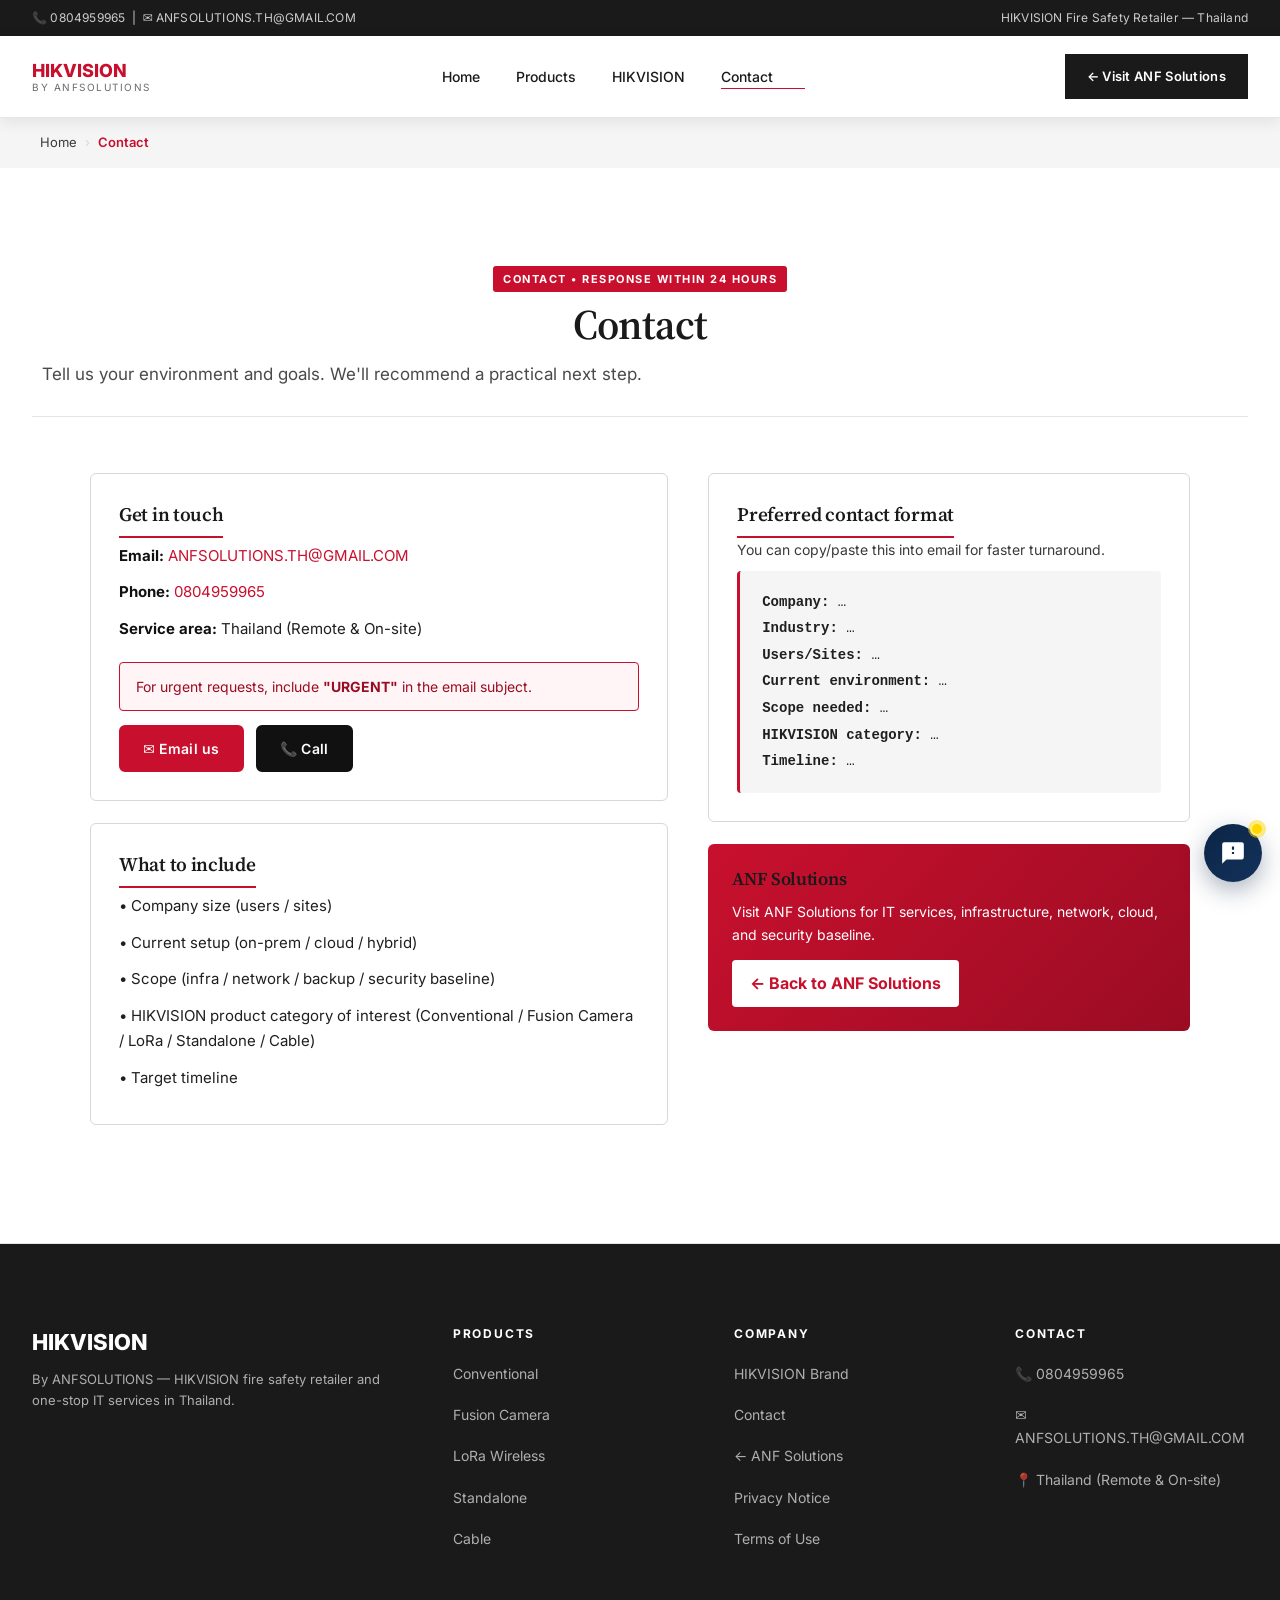
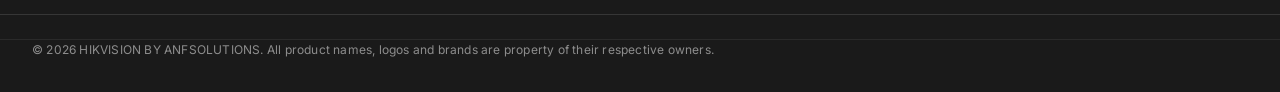
<file: hikvision/contact.html>
<!DOCTYPE html>
<html lang="en">
<head>
<meta charset="UTF-8">
<meta name="viewport" content="width=device-width, initial-scale=1.0">
<title>Contact ANF Solutions — HIKVISION Fire Safety Retailer Thailand</title>
<meta name="description" content="Contact ANF Solutions for HIKVISION fire safety quotations, project pricing, site survey, design and installation services in Thailand.">
<link rel="preconnect" href="https://fonts.googleapis.com">
<link rel="preconnect" href="https://fonts.gstatic.com" crossorigin>
<link href="https://fonts.googleapis.com/css2?family=Source+Serif+4:opsz,wght@8..60,400;8..60,500;8..60,600;8..60,700&family=Inter:wght@400;500;600;700&display=swap" rel="stylesheet">
<link rel="stylesheet" href="css/styles.css">
<style>
  .contact-grid {
    max-width: 1100px;
    margin: 0 auto;
    display: grid;
    grid-template-columns: 1.2fr 1fr;
    gap: 40px;
  }
  .contact-block {
    background: #fff;
    border: 1px solid var(--hik-grey-300);
    border-radius: var(--radius);
    padding: 28px;
    margin-bottom: 22px;
  }
  .contact-block h3 {
    font-size: 18px;
    color: var(--hik-black);
    margin-bottom: 14px;
    padding-bottom: 10px;
    border-bottom: 2px solid var(--hik-red);
    display: inline-block;
  }
  .contact-block ul {
    list-style: none;
    padding: 0;
  }
  .contact-block li {
    padding: 6px 0;
    font-size: 15px;
    color: var(--hik-grey-900);
  }
  .contact-block li strong { color: var(--hik-black); }
  .badge {
    display: inline-block;
    background: var(--hik-red);
    color: #fff;
    font-size: 11px;
    letter-spacing: 1.5px;
    text-transform: uppercase;
    font-weight: 700;
    padding: 4px 10px;
    border-radius: 3px;
    margin-bottom: 10px;
  }
  .action-buttons {
    display: flex;
    gap: 12px;
    flex-wrap: wrap;
    margin-top: 14px;
  }
  .copy-block {
    background: var(--hik-grey-100);
    border-left: 3px solid var(--hik-red);
    padding: 18px 22px;
    border-radius: 4px;
    font-family: 'SF Mono', Consolas, monospace;
    font-size: 14px;
    line-height: 1.9;
    color: var(--hik-grey-900);
    margin-top: 10px;
  }
  .urgent-note {
    background: #fff5f6;
    border: 1px solid var(--hik-red);
    color: var(--hik-red-dark);
    padding: 12px 16px;
    border-radius: 4px;
    font-size: 14px;
    margin-top: 14px;
  }
  @media (max-width: 900px) {
    .contact-grid { grid-template-columns: 1fr; }
  }
</style>
<link rel="stylesheet" href="css/animations.css">
<link rel="stylesheet" href="css/mckinsey.css">
<meta property="og:type" content="website">
<meta property="og:site_name" content="HIKVISION by ANF Solutions">
<meta property="og:title" content="Contact ANF Solutions — HIKVISION Fire Safety Retailer Thailand">
<meta property="og:description" content="Contact ANF Solutions for HIKVISION fire safety quotations, project pricing, site survey, design and installation services in Thailand.">
<meta property="og:url" content="https://anfsolutions.co.th/hikvision/contact.html">
<meta property="og:image" content="https://anfsolutions.co.th/hikvision/assets/og-banner.jpg">
<meta property="og:locale" content="en_US">
<meta property="og:locale:alternate" content="th_TH">
<meta name="twitter:card" content="summary_large_image">
<meta name="twitter:title" content="Contact ANF Solutions — HIKVISION Fire Safety Retailer Thailand">
<meta name="twitter:description" content="Contact ANF Solutions for HIKVISION fire safety quotations, project pricing, site survey, design and installation services in Thailand.">
<meta name="twitter:image" content="https://anfsolutions.co.th/hikvision/assets/og-banner.jpg">
<link rel="canonical" href="https://anfsolutions.co.th/hikvision/contact.html">
<meta name="theme-color" content="#C8102E">
<script type="application/ld+json">
{
  "@context": "https://schema.org",
  "@type": "Organization",
  "name": "ANF Solutions Co., Ltd.",
  "alternateName": ["ANF SOLUTIONS", "HIKVISION by ANF Solutions"],
  "url": "https://anfsolutions.co.th/",
  "logo": "https://anfsolutions.co.th/hikvision/assets/og-banner.jpg",
  "email": "ANFSOLUTIONS.TH@GMAIL.COM",
  "telephone": "+66-80-495-9965",
  "description": "HIKVISION fire safety retailer and IT system integrator in Thailand.",
  "address": {"@type": "PostalAddress", "addressCountry": "TH", "addressLocality": "Bangkok"},
  "areaServed": "TH",
  "sameAs": [
    "https://www.facebook.com/profile.php?id=61587088540066",
    "https://anfsolutions.co.th/"
  ]
}
</script>
</head>
<body class="mck-page">

<div class="topbar">
  <div class="topbar-inner">
    <div>📞 0804959965 &nbsp;|&nbsp; ✉ ANFSOLUTIONS.TH@GMAIL.COM</div>
    <div>HIKVISION Fire Safety Retailer — Thailand</div>
  </div>
</div>

<header class="site-header">
  <div class="nav-inner">
    <a href="index.html" class="brand">
      <span class="brand-main">HIKVISION</span>
      <span class="brand-sub">By ANFSOLUTIONS</span>
    </a>
    <nav>
      <ul class="nav-links">
        <li><a href="index.html">Home</a></li>
        <li><a href="products.html">Products</a></li>
        <li><a href="hikvision.html">HIKVISION</a></li>
        <li><a href="contact.html" class="active">Contact</a></li>
      </ul>
    </nav>
    <a href="https://anfsolutions.co.th/" target="_blank" rel="noopener" class="btn">← Visit ANF Solutions</a>
  </div>
</header>

<div class="breadcrumb">
  <div class="breadcrumb-inner">
    <a href="index.html">Home</a><span class="sep">›</span><span class="current">Contact</span>
  </div>
</div>

<section class="section">
  <div class="section-inner">
    <div class="section-head">
      <span class="badge">Contact • Response within 24 hours</span>
      <h2>Contact</h2>
      <p>Tell us your environment and goals. We'll recommend a practical next step.</p>
    </div>

    <div class="contact-grid">

      <!-- LEFT COLUMN -->
      <div>
        <div class="contact-block">
          <h3>Get in touch</h3>
          <ul>
            <li><strong>Email:</strong> <a href="mailto:ANFSOLUTIONS.TH@GMAIL.COM">ANFSOLUTIONS.TH@GMAIL.COM</a></li>
            <li><strong>Phone:</strong> <a href="tel:0804959965">0804959965</a></li>
            <li><strong>Service area:</strong> Thailand (Remote &amp; On-site)</li>
          </ul>
          <div class="urgent-note">
            For urgent requests, include <strong>"URGENT"</strong> in the email subject.
          </div>
          <div class="action-buttons">
            <a href="mailto:ANFSOLUTIONS.TH@GMAIL.COM?subject=Request%20Consultation%20-%20HIKVISION%20BY%20ANFSOLUTIONS" class="btn">✉ Email us</a>
            <a href="tel:0804959965" class="btn btn-dark">📞 Call</a>
          </div>
        </div>

        <div class="contact-block">
          <h3>What to include</h3>
          <ul>
            <li>• Company size (users / sites)</li>
            <li>• Current setup (on-prem / cloud / hybrid)</li>
            <li>• Scope (infra / network / backup / security baseline)</li>
            <li>• HIKVISION product category of interest (Conventional / Fusion Camera / LoRa / Standalone / Cable)</li>
            <li>• Target timeline</li>
          </ul>
        </div>
      </div>

      <!-- RIGHT COLUMN -->
      <div>
        <div class="contact-block">
          <h3>Preferred contact format</h3>
          <p style="font-size:14px; color:var(--hik-grey-700); margin-bottom:10px;">
            You can copy/paste this into email for faster turnaround.
          </p>
          <div class="copy-block">
            <strong>Company:</strong> …<br>
            <strong>Industry:</strong> …<br>
            <strong>Users/Sites:</strong> …<br>
            <strong>Current environment:</strong> …<br>
            <strong>Scope needed:</strong> …<br>
            <strong>HIKVISION category:</strong> …<br>
            <strong>Timeline:</strong> …
          </div>
        </div>

        <div style="background:linear-gradient(135deg, var(--hik-red), var(--hik-red-dark)); color:#fff; padding:24px; border-radius:6px;">
          <h3 style="font-size:18px; margin-bottom:10px;">ANF Solutions</h3>
          <p style="font-size:14px; margin-bottom:14px;">Visit ANF Solutions for IT services, infrastructure, network, cloud, and security baseline.</p>
          <a href="https://anfsolutions.co.th/" target="_blank" rel="noopener" style="display:inline-block; background:#fff; color:var(--hik-red); font-weight:700; padding:10px 18px; border-radius:4px;">← Back to ANF Solutions</a>
        </div>
      </div>

    </div>
  </div>
</section>

<footer class="site-footer">
  <div class="footer-inner">
    <div class="footer-col">
      <div class="footer-brand-main">HIKVISION</div>
      <p style="font-size:13px;">By ANFSOLUTIONS — HIKVISION fire safety retailer and one-stop IT services in Thailand.</p>
    </div>
    <div class="footer-col">
      <h5>Products</h5>
      <ul>
        <li><a href="products.html#conventional">Conventional</a></li>
        <li><a href="products.html#fusion-camera">Fusion Camera</a></li>
        <li><a href="products.html#lora">LoRa Wireless</a></li>
        <li><a href="products.html#standalone">Standalone</a></li>
        <li><a href="products.html#cable">Cable</a></li>
      </ul>
    </div>
    <div class="footer-col">
      <h5>Company</h5>
      <ul>
        <li><a href="hikvision.html">HIKVISION Brand</a></li>
        <li><a href="contact.html">Contact</a></li>
        <li><a href="https://anfsolutions.co.th/" target="_blank" rel="noopener">← ANF Solutions</a></li>
        <li><a href="https://anfsolutions.co.th/privacy.html" target="_blank" rel="noopener">Privacy Notice</a></li>
        <li><a href="https://anfsolutions.co.th/terms.html" target="_blank" rel="noopener">Terms of Use</a></li>
      </ul>
    </div>
    <div class="footer-col">
      <h5>Contact</h5>
      <ul>
        <li>📞 <a href="tel:0804959965">0804959965</a></li>
        <li>✉ <a href="mailto:ANFSOLUTIONS.TH@GMAIL.COM">ANFSOLUTIONS.TH@GMAIL.COM</a></li>
        <li>📍 Thailand (Remote &amp; On-site)</li>
      </ul>
    </div>
  </div>
  <div class="footer-bottom">
    © 2026 HIKVISION BY ANFSOLUTIONS. All product names, logos and brands are property of their respective owners.
  </div>
</footer>

<script src="assets/animations.js" defer></script>
<script src="assets/contact-widget.js" defer></script>
</body>
</html>
</file>
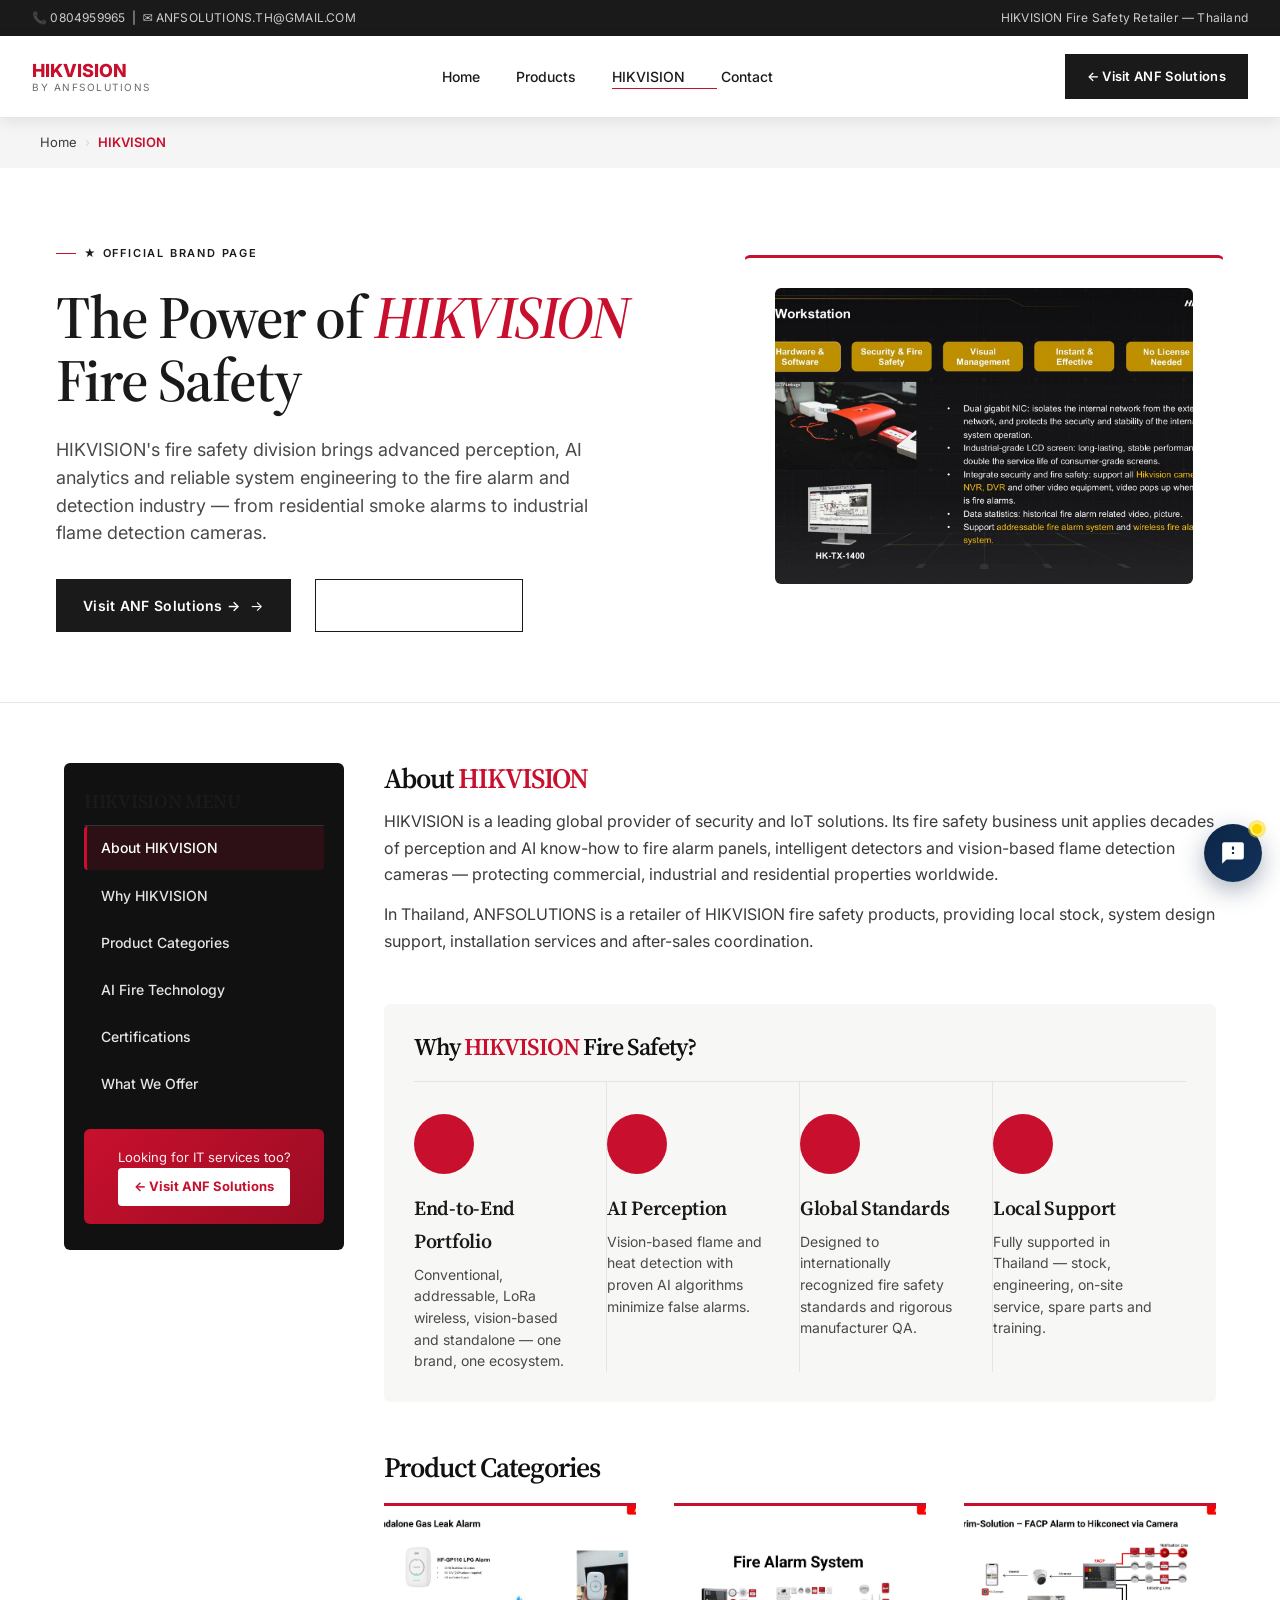
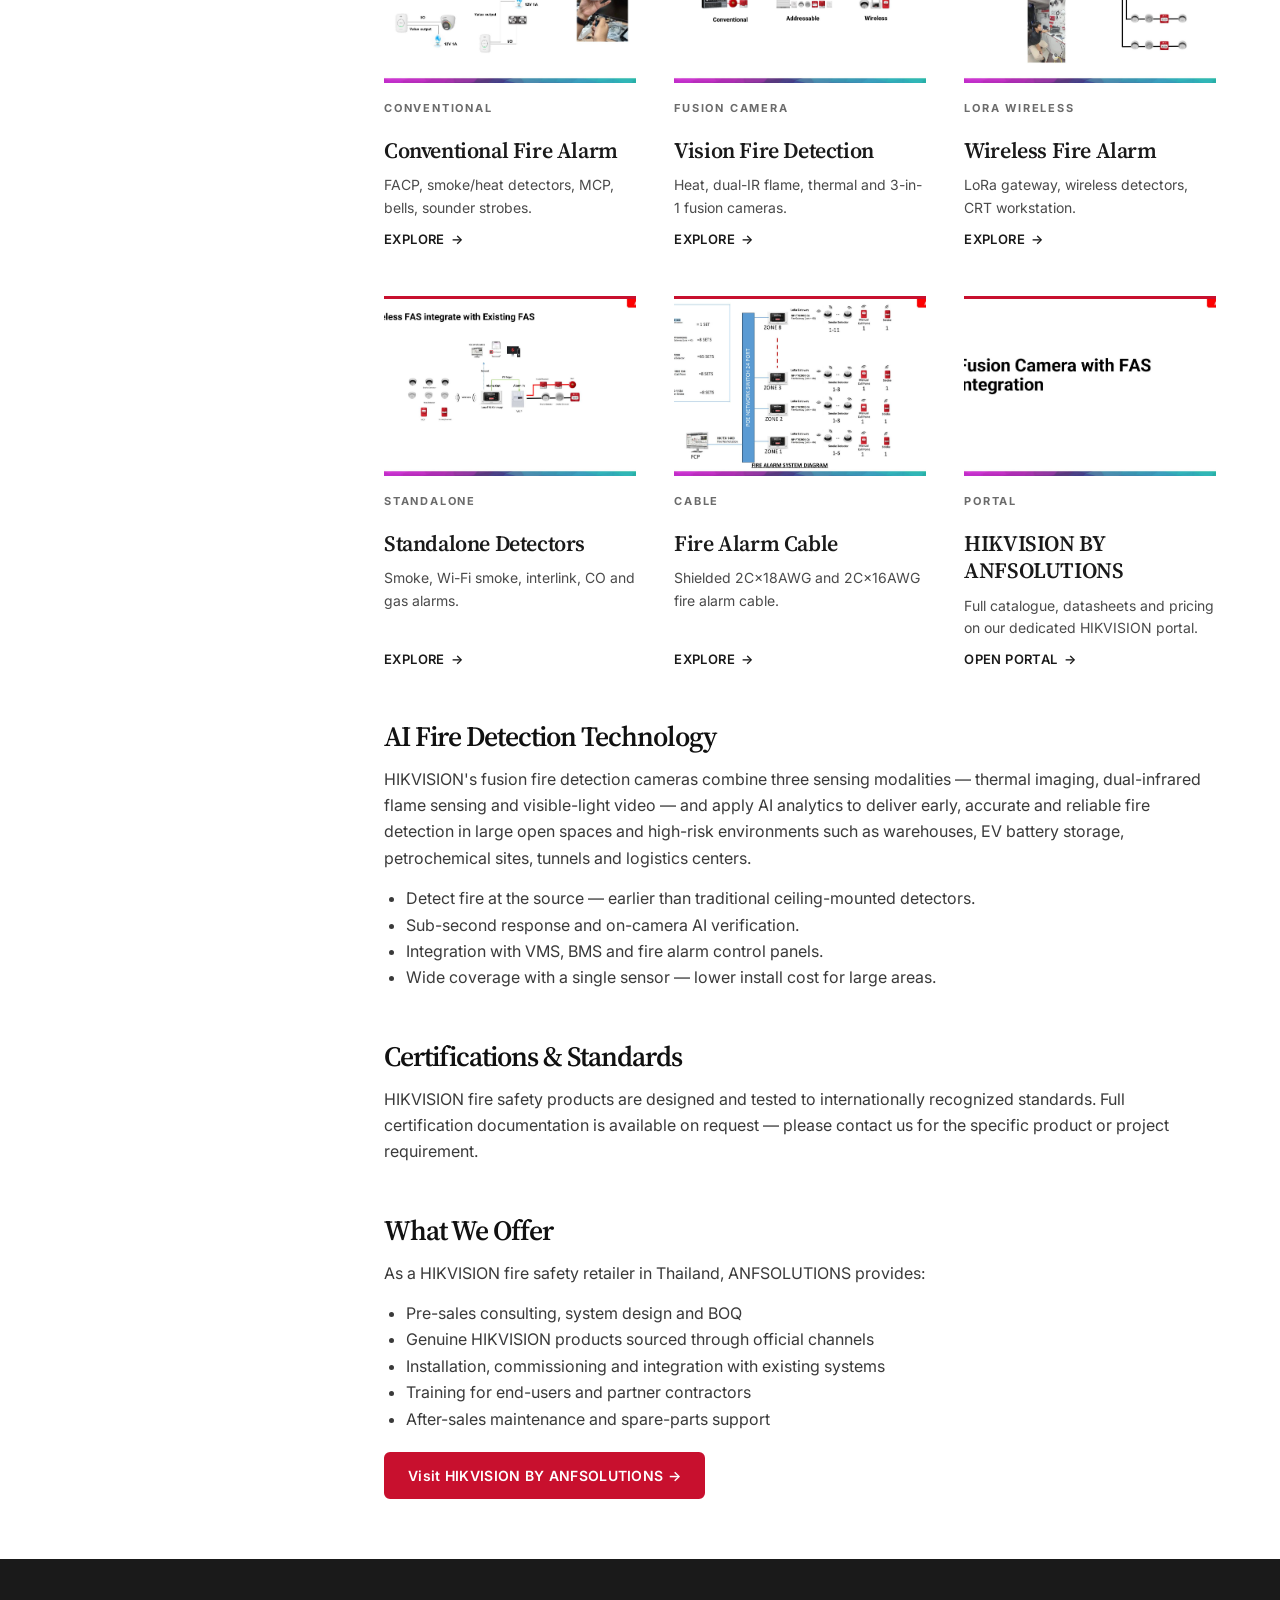
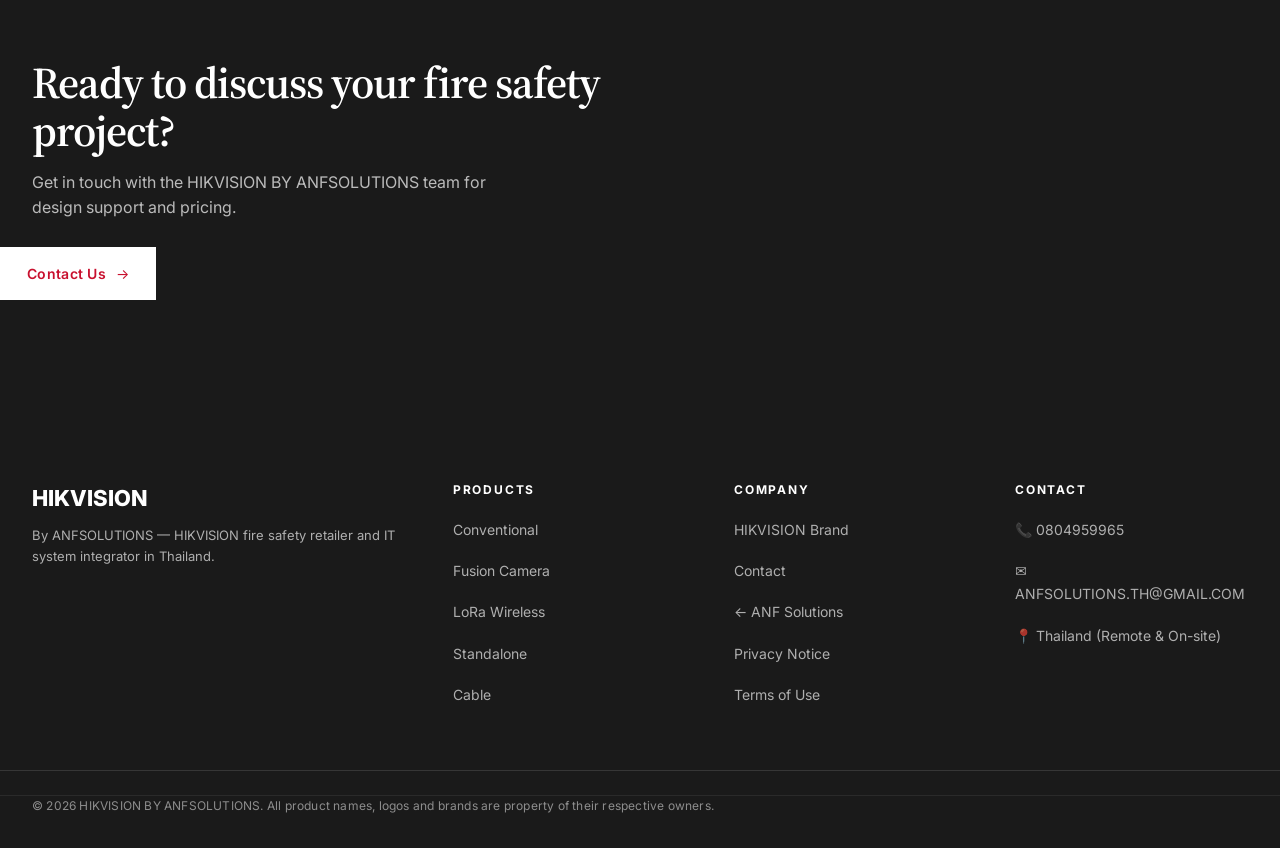
<file: hikvision/hikvision.html>
<!DOCTYPE html>
<html lang="en">
<head>
<meta charset="UTF-8">
<meta name="viewport" content="width=device-width, initial-scale=1.0">
<title>About HIKVISION — Brand Story by ANF Solutions</title>
<meta name="description" content="HIKVISION fire safety brand showcase — global leader in vision-based fire detection and wireless alarm systems, locally supported by ANF Solutions.">
<link rel="preconnect" href="https://fonts.googleapis.com">
<link rel="preconnect" href="https://fonts.gstatic.com" crossorigin>
<link href="https://fonts.googleapis.com/css2?family=Source+Serif+4:opsz,wght@8..60,400;8..60,500;8..60,600;8..60,700&family=Inter:wght@400;500;600;700&display=swap" rel="stylesheet">
<link rel="stylesheet" href="css/styles.css">
<link rel="stylesheet" href="css/animations.css">
<link rel="stylesheet" href="css/mckinsey.css">
<meta property="og:type" content="website">
<meta property="og:site_name" content="HIKVISION by ANF Solutions">
<meta property="og:title" content="About HIKVISION — Brand Story by ANF Solutions">
<meta property="og:description" content="HIKVISION fire safety brand showcase — global leader in vision-based fire detection and wireless alarm systems, locally supported by ANF Solutions.">
<meta property="og:url" content="https://anfsolutions.co.th/hikvision/hikvision.html">
<meta property="og:image" content="https://anfsolutions.co.th/hikvision/assets/og-banner.jpg">
<meta property="og:locale" content="en_US">
<meta property="og:locale:alternate" content="th_TH">
<meta name="twitter:card" content="summary_large_image">
<meta name="twitter:title" content="About HIKVISION — Brand Story by ANF Solutions">
<meta name="twitter:description" content="HIKVISION fire safety brand showcase — global leader in vision-based fire detection and wireless alarm systems, locally supported by ANF Solutions.">
<meta name="twitter:image" content="https://anfsolutions.co.th/hikvision/assets/og-banner.jpg">
<link rel="canonical" href="https://anfsolutions.co.th/hikvision/hikvision.html">
<meta name="theme-color" content="#C8102E">
<script type="application/ld+json">
{
  "@context": "https://schema.org",
  "@type": "Organization",
  "name": "ANF Solutions Co., Ltd.",
  "alternateName": ["ANF SOLUTIONS", "HIKVISION by ANF Solutions"],
  "url": "https://anfsolutions.co.th/",
  "logo": "https://anfsolutions.co.th/hikvision/assets/og-banner.jpg",
  "email": "ANFSOLUTIONS.TH@GMAIL.COM",
  "telephone": "+66-80-495-9965",
  "description": "HIKVISION fire safety retailer and IT system integrator in Thailand.",
  "address": {"@type": "PostalAddress", "addressCountry": "TH", "addressLocality": "Bangkok"},
  "areaServed": "TH",
  "sameAs": [
    "https://www.facebook.com/profile.php?id=61587088540066",
    "https://anfsolutions.co.th/"
  ]
}
</script>
</head>
<body class="mck-page">

<div class="topbar">
  <div class="topbar-inner">
    <div>📞 <a href="tel:0804959965" style="color:inherit;">0804959965</a> &nbsp;|&nbsp; ✉ <a href="mailto:ANFSOLUTIONS.TH@GMAIL.COM" style="color:inherit;">ANFSOLUTIONS.TH@GMAIL.COM</a></div>
    <div>HIKVISION Fire Safety Retailer — Thailand</div>
  </div>
</div>

<header class="site-header">
  <div class="nav-inner">
    <a href="index.html" class="brand">
      <span class="brand-main">HIKVISION</span>
      <span class="brand-sub">By ANFSOLUTIONS</span>
    </a>
    <nav>
      <ul class="nav-links">
        <li><a href="index.html">Home</a></li>
        <li><a href="products.html">Products</a></li>
        <li><a href="hikvision.html" class="active">HIKVISION</a></li>
        <li><a href="contact.html">Contact</a></li>
      </ul>
    </nav>
    <a href="https://anfsolutions.co.th/" target="_blank" rel="noopener" class="btn">← Visit ANF Solutions</a>
  </div>
</header>

<div class="breadcrumb">
  <div class="breadcrumb-inner">
    <a href="index.html">Home</a><span class="sep">›</span><span class="current">HIKVISION</span>
  </div>
</div>

<!-- HERO -->
<section class="hero" style="padding:70px 24px;">
  <div class="hero-inner">
    <div>
      <span class="hero-eyebrow">★ Official Brand Page</span>
      <h1>The Power of <span>HIKVISION</span> Fire Safety</h1>
      <p>HIKVISION's fire safety division brings advanced perception, AI analytics and reliable system engineering to the fire alarm and detection industry — from residential smoke alarms to industrial flame detection cameras.</p>
      <div class="hero-actions">
        <a href="https://anfsolutions.co.th/" target="_blank" rel="noopener" class="btn">Visit ANF Solutions →</a>
        <a href="products.html" class="btn btn-outline" style="background:rgba(255,255,255,0.08); color:#fff !important; border-color:#fff;">Browse Catalogue</a>
      </div>
    </div>
    <div class="hero-visual">
      <img fetchpriority="high" src="assets/sale_p041.jpg" alt="HIKVISION Brand">
    </div>
  </div>
</section>

<!-- SIDE-PAGE LAYOUT -->
<div class="layout">

  <aside class="sidebar">
    <h3>HIKVISION Menu</h3>
    <ul class="sidebar-menu">
      <li><a href="#about" class="active">About HIKVISION</a></li>
      <li><a href="#why">Why HIKVISION</a></li>
      <li><a href="#categories">Product Categories</a></li>
      <li><a href="#technology">AI Fire Technology</a></li>
      <li><a href="#certification">Certifications</a></li>
      <li><a href="#partnership">What We Offer</a></li>
    </ul>
    <div class="sidebar-cta">
      <p>Looking for IT services too?</p>
      <a href="https://anfsolutions.co.th/" target="_blank" rel="noopener">← Visit ANF Solutions</a>
    </div>
  </aside>

  <main>

    <section id="about" style="margin-bottom:50px;">
      <h2 style="font-size:28px; color:var(--hik-black); margin-bottom:14px;">About <span style="color:var(--hik-red);">HIKVISION</span></h2>
      <p style="color:var(--hik-grey-700); margin-bottom:14px;">HIKVISION is a leading global provider of security and IoT solutions. Its fire safety business unit applies decades of perception and AI know-how to fire alarm panels, intelligent detectors and vision-based flame detection cameras — protecting commercial, industrial and residential properties worldwide.</p>
      <p style="color:var(--hik-grey-700);">In Thailand, ANFSOLUTIONS is a retailer of HIKVISION fire safety products, providing local stock, system design support, installation services and after-sales coordination.</p>
    </section>

    <section id="why" class="section-alt" style="padding:30px; border-radius:6px; margin-bottom:50px;">
      <h2 style="font-size:24px; color:var(--hik-black); margin-bottom:20px;">Why <span style="color:var(--hik-red);">HIKVISION</span> Fire Safety?</h2>
      <div class="features" style="text-align:left;">
        <div class="feature" style="text-align:left;">
          <div class="feature-icon">1</div>
          <h4>End-to-End Portfolio</h4>
          <p>Conventional, addressable, LoRa wireless, vision-based and standalone — one brand, one ecosystem.</p>
        </div>
        <div class="feature" style="text-align:left;">
          <div class="feature-icon">2</div>
          <h4>AI Perception</h4>
          <p>Vision-based flame and heat detection with proven AI algorithms minimize false alarms.</p>
        </div>
        <div class="feature" style="text-align:left;">
          <div class="feature-icon">3</div>
          <h4>Global Standards</h4>
          <p>Designed to internationally recognized fire safety standards and rigorous manufacturer QA.</p>
        </div>
        <div class="feature" style="text-align:left;">
          <div class="feature-icon">4</div>
          <h4>Local Support</h4>
          <p>Fully supported in Thailand — stock, engineering, on-site service, spare parts and training.</p>
        </div>
      </div>
    </section>

    <section id="categories" style="margin-bottom:50px;">
      <h2 style="font-size:28px; color:var(--hik-black); margin-bottom:20px;">Product Categories</h2>
      <div class="card-grid">
        <div class="card">
          <div class="card-img"><img src="assets/sale_p007.jpg" alt="Conventional" loading="lazy" decoding="async"></div>
          <div class="card-body">
            <span class="card-tag">Conventional</span>
            <h3>Conventional Fire Alarm</h3>
            <p>FACP, smoke/heat detectors, MCP, bells, sounder strobes.</p>
            <a href="products.html#conventional" class="card-link">Explore</a>
          </div>
        </div>
        <div class="card">
          <div class="card-img"><img src="assets/sale_p010.jpg" alt="Fusion Camera" loading="lazy" decoding="async"></div>
          <div class="card-body">
            <span class="card-tag">Fusion Camera</span>
            <h3>Vision Fire Detection</h3>
            <p>Heat, dual-IR flame, thermal and 3-in-1 fusion cameras.</p>
            <a href="products.html#fusion-camera" class="card-link">Explore</a>
          </div>
        </div>
        <div class="card">
          <div class="card-img"><img src="assets/sale_p013.jpg" alt="LoRa" loading="lazy" decoding="async"></div>
          <div class="card-body">
            <span class="card-tag">LoRa Wireless</span>
            <h3>Wireless Fire Alarm</h3>
            <p>LoRa gateway, wireless detectors, CRT workstation.</p>
            <a href="products.html#lora" class="card-link">Explore</a>
          </div>
        </div>
        <div class="card">
          <div class="card-img"><img src="assets/sale_p020.jpg" alt="Standalone" loading="lazy" decoding="async"></div>
          <div class="card-body">
            <span class="card-tag">Standalone</span>
            <h3>Standalone Detectors</h3>
            <p>Smoke, Wi-Fi smoke, interlink, CO and gas alarms.</p>
            <a href="products.html#standalone" class="card-link">Explore</a>
          </div>
        </div>
        <div class="card">
          <div class="card-img"><img src="assets/sale_p027.jpg" alt="Cable" loading="lazy" decoding="async"></div>
          <div class="card-body">
            <span class="card-tag">Cable</span>
            <h3>Fire Alarm Cable</h3>
            <p>Shielded 2C×18AWG and 2C×16AWG fire alarm cable.</p>
            <a href="products.html#cable" class="card-link">Explore</a>
          </div>
        </div>
        <div class="card">
          <div class="card-img"><img src="assets/sale_p050.jpg" alt="HIKVISION Portal" loading="lazy" decoding="async"></div>
          <div class="card-body">
            <span class="card-tag">Portal</span>
            <h3>HIKVISION BY ANFSOLUTIONS</h3>
            <p>Full catalogue, datasheets and pricing on our dedicated HIKVISION portal.</p>
            <a href="https://anfsolutions.co.th/" target="_blank" rel="noopener" class="card-link">Open Portal</a>
          </div>
        </div>
      </div>
    </section>

    <section id="technology" style="margin-bottom:50px;">
      <h2 style="font-size:28px; color:var(--hik-black); margin-bottom:14px;">AI Fire Detection Technology</h2>
      <p style="color:var(--hik-grey-700); margin-bottom:14px;">HIKVISION's fusion fire detection cameras combine three sensing modalities — thermal imaging, dual-infrared flame sensing and visible-light video — and apply AI analytics to deliver early, accurate and reliable fire detection in large open spaces and high-risk environments such as warehouses, EV battery storage, petrochemical sites, tunnels and logistics centers.</p>
      <ul style="padding-left:22px; color:var(--hik-grey-700);">
        <li>Detect fire at the source — earlier than traditional ceiling-mounted detectors.</li>
        <li>Sub-second response and on-camera AI verification.</li>
        <li>Integration with VMS, BMS and fire alarm control panels.</li>
        <li>Wide coverage with a single sensor — lower install cost for large areas.</li>
      </ul>
    </section>

    <section id="certification" style="margin-bottom:50px;">
      <h2 style="font-size:28px; color:var(--hik-black); margin-bottom:14px;">Certifications &amp; Standards</h2>
      <p style="color:var(--hik-grey-700);">HIKVISION fire safety products are designed and tested to internationally recognized standards. Full certification documentation is available on request — please contact us for the specific product or project requirement.</p>
    </section>

    <section id="partnership">
      <h2 style="font-size:28px; color:var(--hik-black); margin-bottom:14px;">What We Offer</h2>
      <p style="color:var(--hik-grey-700); margin-bottom:14px;">As a HIKVISION fire safety retailer in Thailand, ANFSOLUTIONS provides:</p>
      <ul style="padding-left:22px; color:var(--hik-grey-700);">
        <li>Pre-sales consulting, system design and BOQ</li>
        <li>Genuine HIKVISION products sourced through official channels</li>
        <li>Installation, commissioning and integration with existing systems</li>
        <li>Training for end-users and partner contractors</li>
        <li>After-sales maintenance and spare-parts support</li>
      </ul>
      <p style="margin-top:20px;"><a href="https://anfsolutions.co.th/" target="_blank" rel="noopener" class="btn">Visit HIKVISION BY ANFSOLUTIONS →</a></p>
    </section>

  </main>
</div>

<!-- CTA -->
<section class="cta-strip">
  <h2>Ready to discuss your fire safety project?</h2>
  <p>Get in touch with the HIKVISION BY ANFSOLUTIONS team for design support and pricing.</p>
  <a href="contact.html" class="btn" style="background:#fff; color:var(--hik-red) !important; border-color:#fff;">Contact Us</a>
</section>

<footer class="site-footer">
  <div class="footer-inner">
    <div class="footer-col">
      <div class="footer-brand-main">HIKVISION</div>
      <p style="font-size:13px;">By ANFSOLUTIONS — HIKVISION fire safety retailer and IT system integrator in Thailand.</p>
    </div>
    <div class="footer-col">
      <h5>Products</h5>
      <ul>
        <li><a href="products.html#conventional">Conventional</a></li>
        <li><a href="products.html#fusion-camera">Fusion Camera</a></li>
        <li><a href="products.html#lora">LoRa Wireless</a></li>
        <li><a href="products.html#standalone">Standalone</a></li>
        <li><a href="products.html#cable">Cable</a></li>
      </ul>
    </div>
    <div class="footer-col">
      <h5>Company</h5>
      <ul>
        <li><a href="hikvision.html">HIKVISION Brand</a></li>
        <li><a href="contact.html">Contact</a></li>
        <li><a href="https://anfsolutions.co.th/" target="_blank" rel="noopener">← ANF Solutions</a></li>
        <li><a href="https://anfsolutions.co.th/privacy.html" target="_blank" rel="noopener">Privacy Notice</a></li>
        <li><a href="https://anfsolutions.co.th/terms.html" target="_blank" rel="noopener">Terms of Use</a></li>
      </ul>
    </div>
    <div class="footer-col">
      <h5>Contact</h5>
      <ul>
        <li>📞 <a href="tel:0804959965">0804959965</a></li>
        <li>✉ <a href="mailto:ANFSOLUTIONS.TH@GMAIL.COM">ANFSOLUTIONS.TH@GMAIL.COM</a></li>
        <li>📍 Thailand (Remote &amp; On-site)</li>
      </ul>
    </div>
  </div>
  <div class="footer-bottom">
    © 2026 HIKVISION BY ANFSOLUTIONS. All product names, logos and brands are property of their respective owners.
  </div>
</footer>

<script src="assets/animations.js" defer></script>
<script src="assets/contact-widget.js" defer></script>
</body>
</html>
</file>
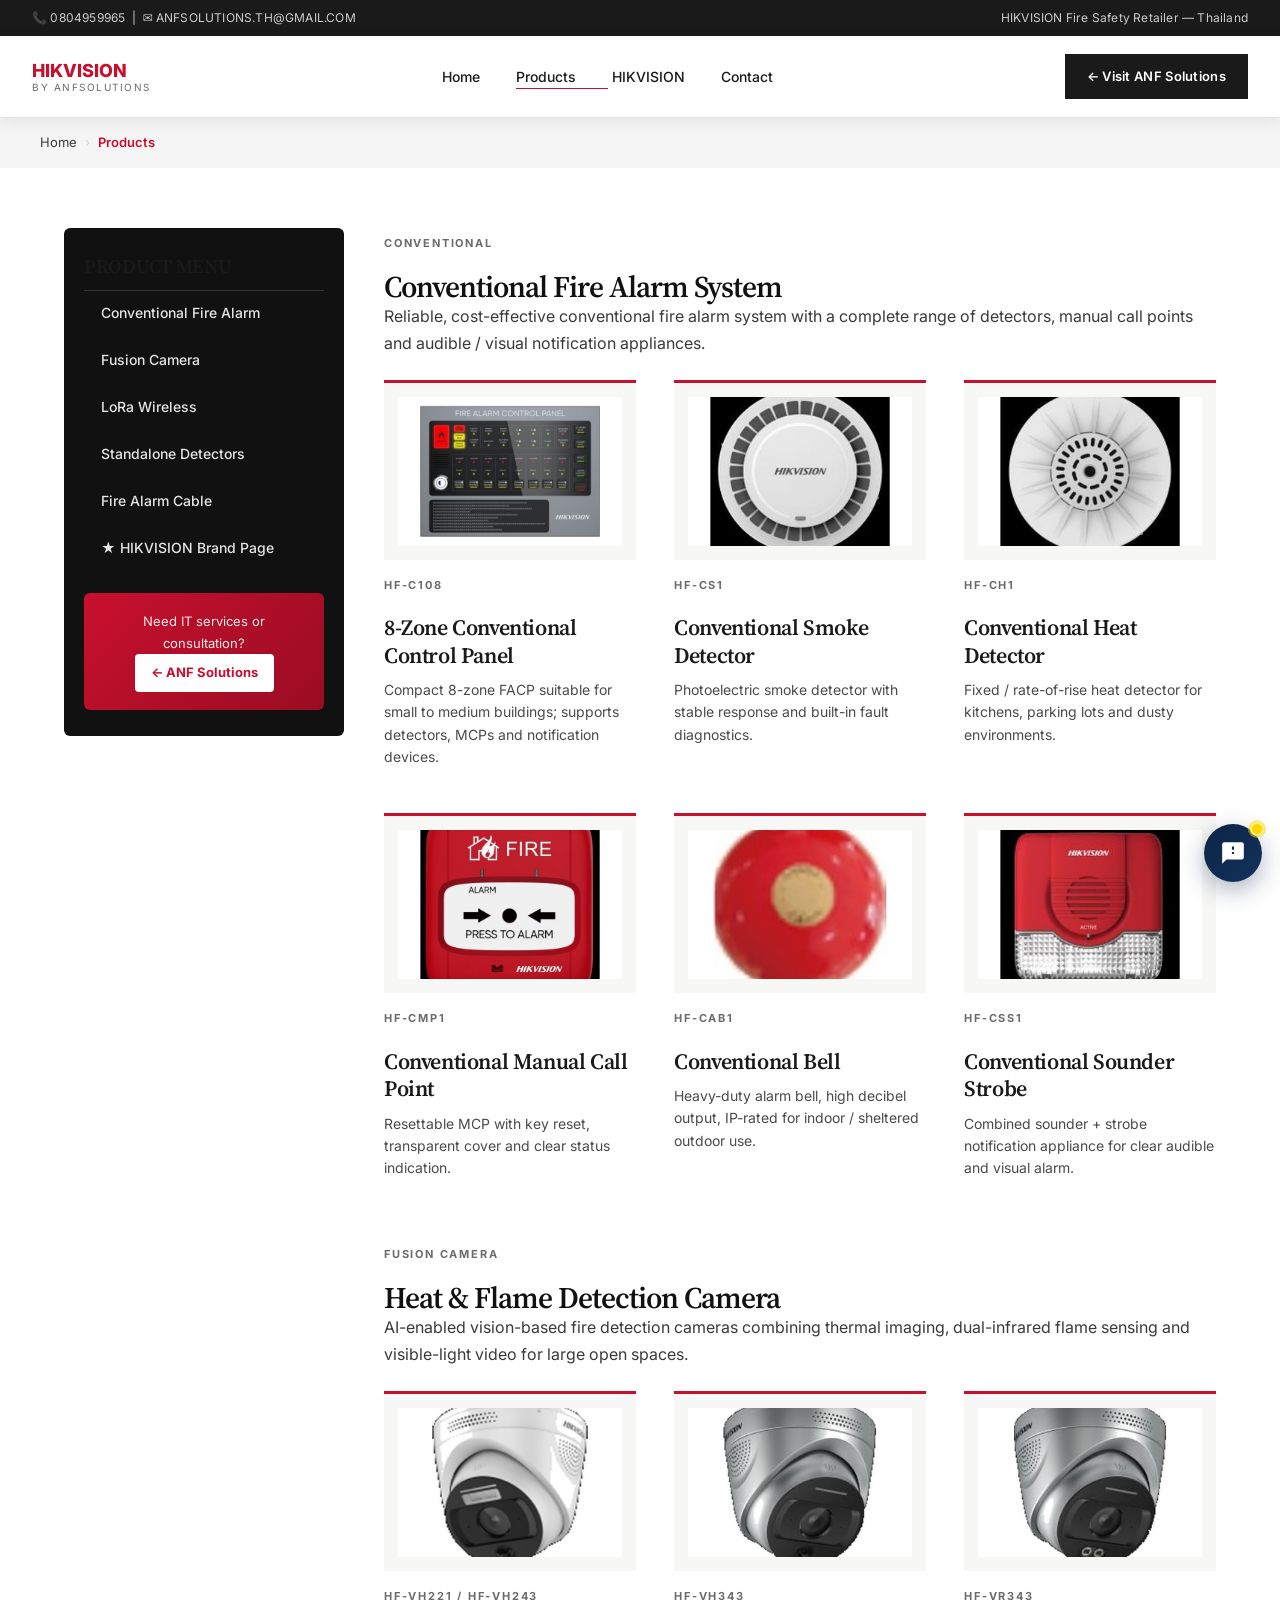
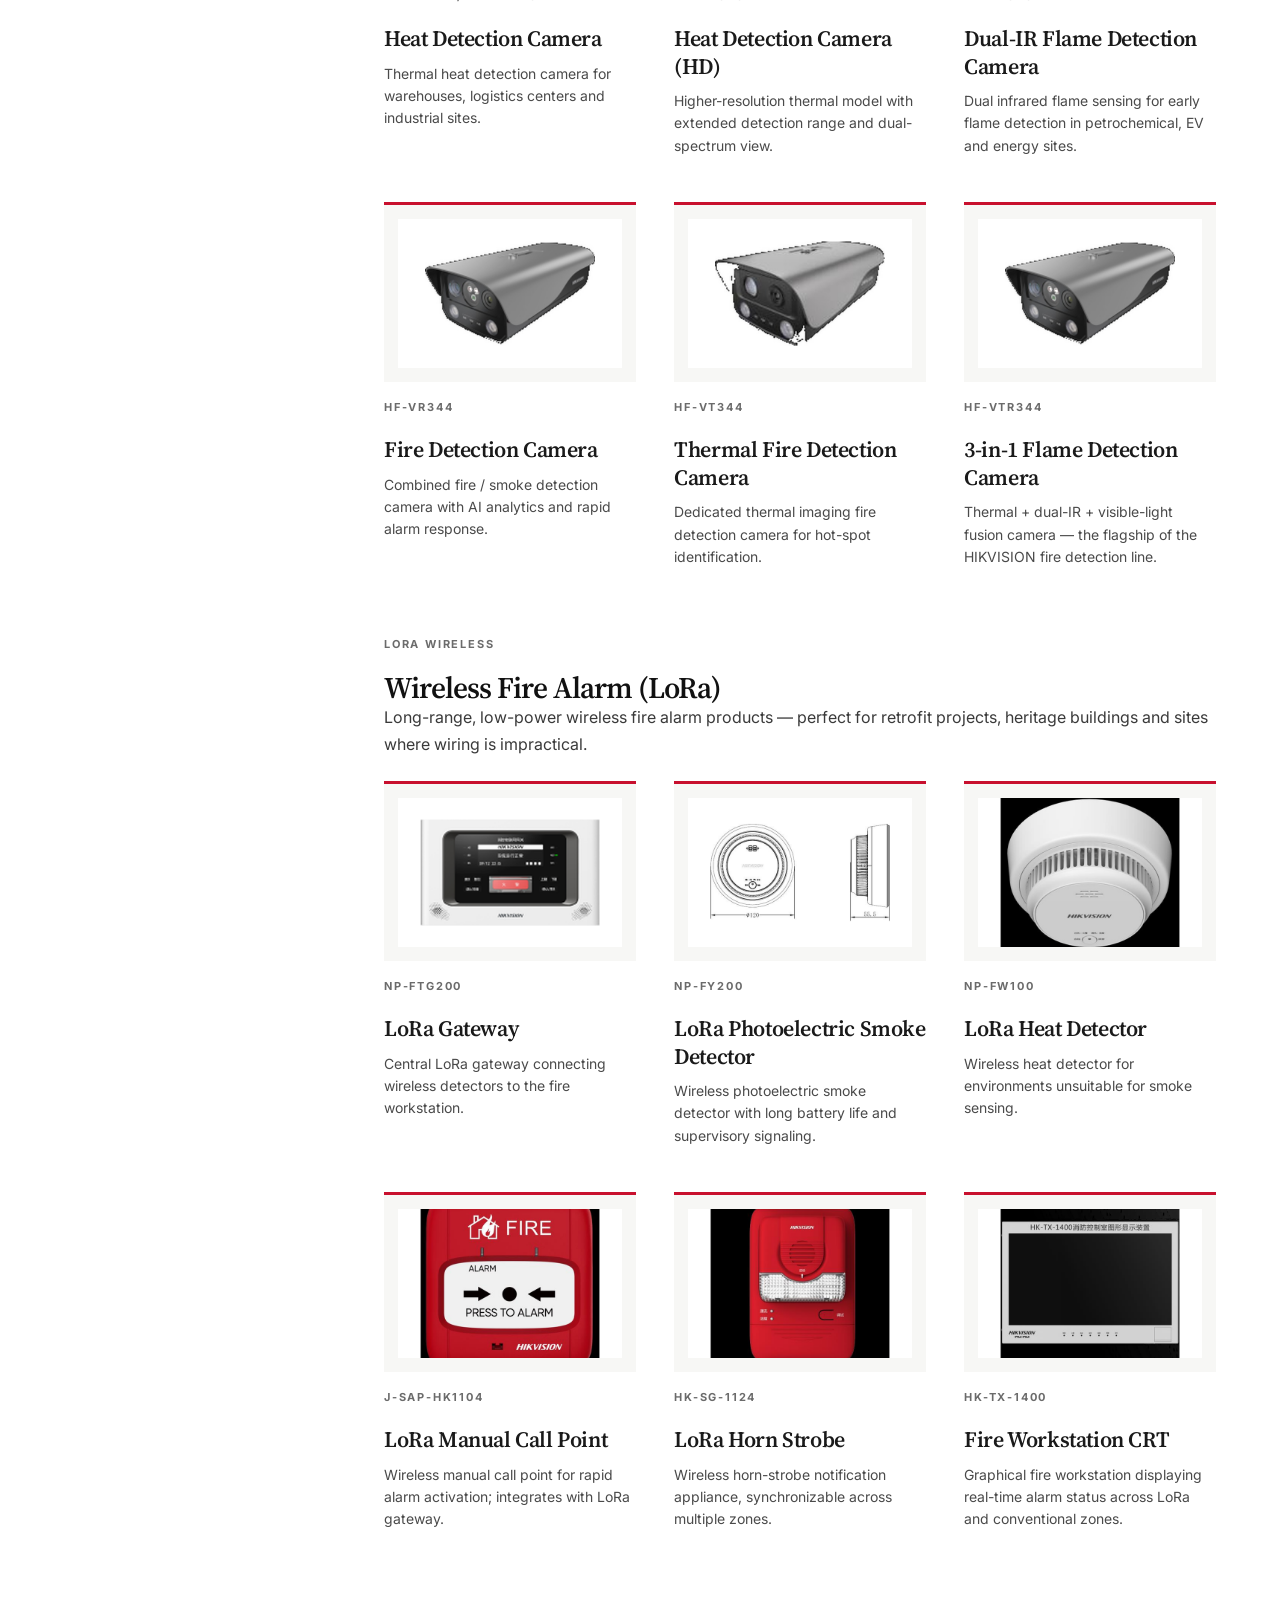
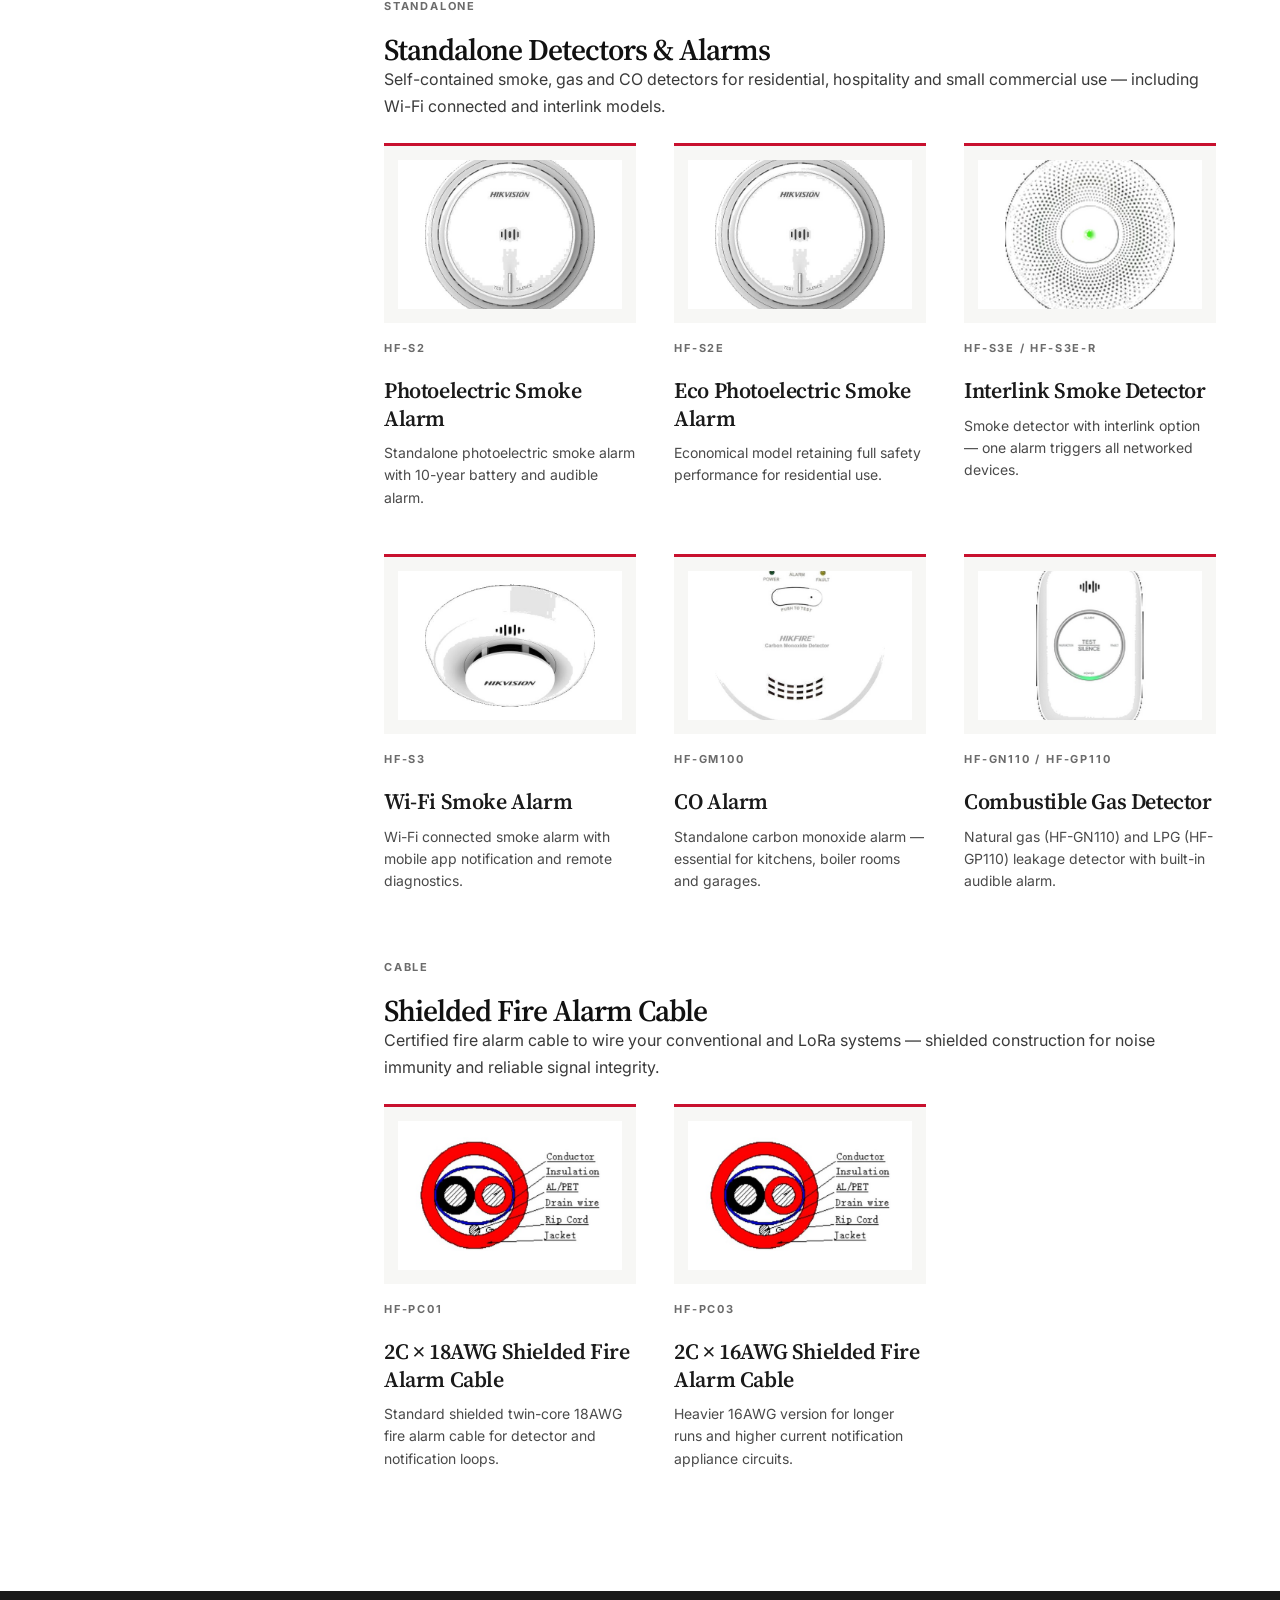
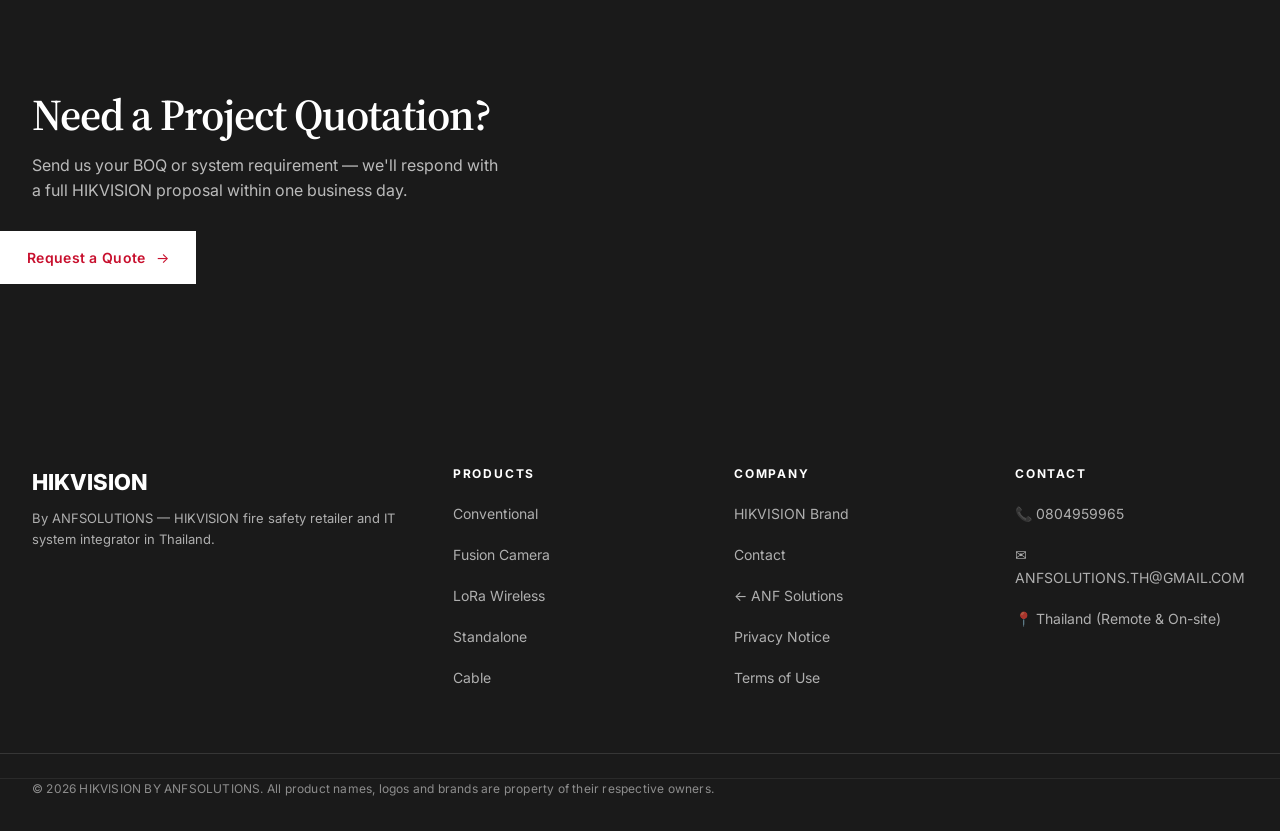
<file: hikvision/products.html>
<!DOCTYPE html>
<html lang="en">
<head>
<meta charset="UTF-8">
<meta name="viewport" content="width=device-width, initial-scale=1.0">
<title>HIKVISION Fire Safety Products — Catalogue by ANF Solutions</title>
<meta name="description" content="Full HIKVISION fire safety product catalogue: Conventional, Fusion Camera, LoRa Wireless, Standalone detectors and Fire Alarm Cable.">
<link rel="preconnect" href="https://fonts.googleapis.com">
<link rel="preconnect" href="https://fonts.gstatic.com" crossorigin>
<link href="https://fonts.googleapis.com/css2?family=Source+Serif+4:opsz,wght@8..60,400;8..60,500;8..60,600;8..60,700&family=Inter:wght@400;500;600;700&display=swap" rel="stylesheet">
<link rel="stylesheet" href="css/styles.css">
<link rel="stylesheet" href="css/animations.css">
<link rel="stylesheet" href="css/mckinsey.css">
<meta property="og:type" content="website">
<meta property="og:site_name" content="HIKVISION by ANF Solutions">
<meta property="og:title" content="HIKVISION Fire Safety Products — Catalogue by ANF Solutions">
<meta property="og:description" content="Full HIKVISION fire safety product catalogue: Conventional, Fusion Camera, LoRa Wireless, Standalone detectors and Fire Alarm Cable.">
<meta property="og:url" content="https://anfsolutions.co.th/hikvision/products.html">
<meta property="og:image" content="https://anfsolutions.co.th/hikvision/assets/og-banner.jpg">
<meta property="og:locale" content="en_US">
<meta property="og:locale:alternate" content="th_TH">
<meta name="twitter:card" content="summary_large_image">
<meta name="twitter:title" content="HIKVISION Fire Safety Products — Catalogue by ANF Solutions">
<meta name="twitter:description" content="Full HIKVISION fire safety product catalogue: Conventional, Fusion Camera, LoRa Wireless, Standalone detectors and Fire Alarm Cable.">
<meta name="twitter:image" content="https://anfsolutions.co.th/hikvision/assets/og-banner.jpg">
<link rel="canonical" href="https://anfsolutions.co.th/hikvision/products.html">
<meta name="theme-color" content="#C8102E">
<script type="application/ld+json">
{
  "@context": "https://schema.org",
  "@type": "Organization",
  "name": "ANF Solutions Co., Ltd.",
  "alternateName": ["ANF SOLUTIONS", "HIKVISION by ANF Solutions"],
  "url": "https://anfsolutions.co.th/",
  "logo": "https://anfsolutions.co.th/hikvision/assets/og-banner.jpg",
  "email": "ANFSOLUTIONS.TH@GMAIL.COM",
  "telephone": "+66-80-495-9965",
  "description": "HIKVISION fire safety retailer and IT system integrator in Thailand.",
  "address": {"@type": "PostalAddress", "addressCountry": "TH", "addressLocality": "Bangkok"},
  "areaServed": "TH",
  "sameAs": [
    "https://www.facebook.com/profile.php?id=61587088540066",
    "https://anfsolutions.co.th/"
  ]
}
</script>
</head>
<body class="mck-page">

<div class="topbar">
  <div class="topbar-inner">
    <div>📞 <a href="tel:0804959965" style="color:inherit;">0804959965</a> &nbsp;|&nbsp; ✉ <a href="mailto:ANFSOLUTIONS.TH@GMAIL.COM" style="color:inherit;">ANFSOLUTIONS.TH@GMAIL.COM</a></div>
    <div>HIKVISION Fire Safety Retailer — Thailand</div>
  </div>
</div>

<header class="site-header">
  <div class="nav-inner">
    <a href="index.html" class="brand">
      <span class="brand-main">HIKVISION</span>
      <span class="brand-sub">By ANFSOLUTIONS</span>
    </a>
    <nav>
      <ul class="nav-links">
        <li><a href="index.html">Home</a></li>
        <li><a href="products.html" class="active">Products</a></li>
        <li><a href="hikvision.html">HIKVISION</a></li>
        <li><a href="contact.html">Contact</a></li>
      </ul>
    </nav>
    <a href="https://anfsolutions.co.th/" target="_blank" rel="noopener" class="btn">← Visit ANF Solutions</a>
  </div>
</header>

<div class="breadcrumb">
  <div class="breadcrumb-inner">
    <a href="index.html">Home</a><span class="sep">›</span><span class="current">Products</span>
  </div>
</div>

<!-- LAYOUT: sidebar + main -->
<div class="layout">

  <aside class="sidebar">
    <h3>Product Menu</h3>
    <ul class="sidebar-menu">
      <li><a href="#conventional">Conventional Fire Alarm</a></li>
      <li><a href="#fusion-camera">Fusion Camera</a></li>
      <li><a href="#lora">LoRa Wireless</a></li>
      <li><a href="#standalone">Standalone Detectors</a></li>
      <li><a href="#cable">Fire Alarm Cable</a></li>
      <li><a href="hikvision.html">★ HIKVISION Brand Page</a></li>
    </ul>
    <div class="sidebar-cta">
      <p>Need IT services or consultation?</p>
      <a href="https://anfsolutions.co.th/" target="_blank" rel="noopener">← ANF Solutions</a>
    </div>
  </aside>

  <main>

    <!-- CONVENTIONAL -->
    <section class="reveal-on-scroll" id="conventional" style="margin-bottom:60px;">
      <div style="margin-bottom:24px;">
        <span class="card-tag">Conventional</span>
        <h2 style="font-size:30px; margin-top:8px; color:var(--hik-black);">Conventional Fire Alarm System</h2>
        <p style="color:var(--hik-grey-700);">Reliable, cost-effective conventional fire alarm system with a complete range of detectors, manual call points and audible / visual notification appliances.</p>
      </div>
      <div class="card-grid">
        <div class="card">
          <div class="card-img product"><img src="assets/products/HF-C108.jpg" alt="HF-C108 8-Zone Conventional Fire Alarm Control Panel" loading="lazy"></div>
          <div class="card-body">
            <span class="card-tag">HF-C108</span>
            <h3>8-Zone Conventional Control Panel</h3>
            <p>Compact 8-zone FACP suitable for small to medium buildings; supports detectors, MCPs and notification devices.</p>
          </div>
        </div>
        <div class="card">
          <div class="card-img product"><img src="assets/products/HF-CS1.jpg" alt="HF-CS1 Conventional Smoke Detector" loading="lazy"></div>
          <div class="card-body">
            <span class="card-tag">HF-CS1</span>
            <h3>Conventional Smoke Detector</h3>
            <p>Photoelectric smoke detector with stable response and built-in fault diagnostics.</p>
          </div>
        </div>
        <div class="card">
          <div class="card-img product"><img src="assets/products/HF-CH1.jpg" alt="HF-CH1 Conventional Heat Detector" loading="lazy"></div>
          <div class="card-body">
            <span class="card-tag">HF-CH1</span>
            <h3>Conventional Heat Detector</h3>
            <p>Fixed / rate-of-rise heat detector for kitchens, parking lots and dusty environments.</p>
          </div>
        </div>
        <div class="card">
          <div class="card-img product"><img src="assets/products/HF-CMP1.jpg" alt="HF-CMP1 Conventional Manual Call Point" loading="lazy"></div>
          <div class="card-body">
            <span class="card-tag">HF-CMP1</span>
            <h3>Conventional Manual Call Point</h3>
            <p>Resettable MCP with key reset, transparent cover and clear status indication.</p>
          </div>
        </div>
        <div class="card">
          <div class="card-img product"><img src="assets/products/HF-CAB1.jpg" alt="HF-CAB1 Conventional Fire Alarm Bell" loading="lazy"></div>
          <div class="card-body">
            <span class="card-tag">HF-CAB1</span>
            <h3>Conventional Bell</h3>
            <p>Heavy-duty alarm bell, high decibel output, IP-rated for indoor / sheltered outdoor use.</p>
          </div>
        </div>
        <div class="card">
          <div class="card-img product"><img src="assets/products/HF-CSS1.jpg" alt="HF-CSS1 Conventional Sounder Strobe" loading="lazy"></div>
          <div class="card-body">
            <span class="card-tag">HF-CSS1</span>
            <h3>Conventional Sounder Strobe</h3>
            <p>Combined sounder + strobe notification appliance for clear audible and visual alarm.</p>
          </div>
        </div>
      </div>
    </section>

    <!-- FUSION CAMERA -->
    <section class="reveal-on-scroll" id="fusion-camera" style="margin-bottom:60px;">
      <div style="margin-bottom:24px;">
        <span class="card-tag">Fusion Camera</span>
        <h2 style="font-size:30px; margin-top:8px; color:var(--hik-black);">Heat &amp; Flame Detection Camera</h2>
        <p style="color:var(--hik-grey-700);">AI-enabled vision-based fire detection cameras combining thermal imaging, dual-infrared flame sensing and visible-light video for large open spaces.</p>
      </div>
      <div class="card-grid">
        <div class="card">
          <div class="card-img product"><img src="assets/products/HF-VH243.jpg" alt="HF-VH243 Heat Detection Camera" loading="lazy"></div>
          <div class="card-body">
            <span class="card-tag">HF-VH221 / HF-VH243</span>
            <h3>Heat Detection Camera</h3>
            <p>Thermal heat detection camera for warehouses, logistics centers and industrial sites.</p>
          </div>
        </div>
        <div class="card">
          <div class="card-img product"><img src="assets/products/HF-VH343.jpg" alt="HF-VH343 HD Heat Detection Camera" loading="lazy"></div>
          <div class="card-body">
            <span class="card-tag">HF-VH343</span>
            <h3>Heat Detection Camera (HD)</h3>
            <p>Higher-resolution thermal model with extended detection range and dual-spectrum view.</p>
          </div>
        </div>
        <div class="card">
          <div class="card-img product"><img src="assets/products/HF-VR343.jpg" alt="HF-VR343 Dual-IR Flame Detection Camera" loading="lazy"></div>
          <div class="card-body">
            <span class="card-tag">HF-VR343</span>
            <h3>Dual-IR Flame Detection Camera</h3>
            <p>Dual infrared flame sensing for early flame detection in petrochemical, EV and energy sites.</p>
          </div>
        </div>
        <div class="card">
          <div class="card-img product"><img src="assets/products/HF-VR344.jpg" alt="HF-VR344 Fire Detection Camera" loading="lazy"></div>
          <div class="card-body">
            <span class="card-tag">HF-VR344</span>
            <h3>Fire Detection Camera</h3>
            <p>Combined fire / smoke detection camera with AI analytics and rapid alarm response.</p>
          </div>
        </div>
        <div class="card">
          <div class="card-img product"><img src="assets/products/HF-VT344.jpg" alt="HF-VT344 Thermal Fire Detection Camera" loading="lazy"></div>
          <div class="card-body">
            <span class="card-tag">HF-VT344</span>
            <h3>Thermal Fire Detection Camera</h3>
            <p>Dedicated thermal imaging fire detection camera for hot-spot identification.</p>
          </div>
        </div>
        <div class="card">
          <div class="card-img product"><img src="assets/products/HF-VTR344.jpg" alt="HF-VTR344 3-in-1 Flame Detection Camera" loading="lazy"></div>
          <div class="card-body">
            <span class="card-tag">HF-VTR344</span>
            <h3>3-in-1 Flame Detection Camera</h3>
            <p>Thermal + dual-IR + visible-light fusion camera — the flagship of the HIKVISION fire detection line.</p>
          </div>
        </div>
      </div>
    </section>

    <!-- LORA -->
    <section class="reveal-on-scroll" id="lora" style="margin-bottom:60px;">
      <div style="margin-bottom:24px;">
        <span class="card-tag">LoRa Wireless</span>
        <h2 style="font-size:30px; margin-top:8px; color:var(--hik-black);">Wireless Fire Alarm (LoRa)</h2>
        <p style="color:var(--hik-grey-700);">Long-range, low-power wireless fire alarm products — perfect for retrofit projects, heritage buildings and sites where wiring is impractical.</p>
      </div>
      <div class="card-grid">
        <div class="card">
          <div class="card-img product"><img src="assets/products/NP-FTG200.png" alt="NP-FTG200 LoRa Gateway" loading="lazy"></div>
          <div class="card-body">
            <span class="card-tag">NP-FTG200</span>
            <h3>LoRa Gateway</h3>
            <p>Central LoRa gateway connecting wireless detectors to the fire workstation.</p>
          </div>
        </div>
        <div class="card">
          <div class="card-img product"><img src="assets/products/NP-FY200.png" alt="NP-FY200 LoRa Photoelectric Smoke Detector" loading="lazy"></div>
          <div class="card-body">
            <span class="card-tag">NP-FY200</span>
            <h3>LoRa Photoelectric Smoke Detector</h3>
            <p>Wireless photoelectric smoke detector with long battery life and supervisory signaling.</p>
          </div>
        </div>
        <div class="card">
          <div class="card-img product"><img src="assets/products/NP-FW100.png" alt="NP-FW100 LoRa Heat Detector" loading="lazy"></div>
          <div class="card-body">
            <span class="card-tag">NP-FW100</span>
            <h3>LoRa Heat Detector</h3>
            <p>Wireless heat detector for environments unsuitable for smoke sensing.</p>
          </div>
        </div>
        <div class="card">
          <div class="card-img product"><img src="assets/products/J-SAP-HK1104.png" alt="J-SAP-HK1104 LoRa Manual Call Point" loading="lazy"></div>
          <div class="card-body">
            <span class="card-tag">J-SAP-HK1104</span>
            <h3>LoRa Manual Call Point</h3>
            <p>Wireless manual call point for rapid alarm activation; integrates with LoRa gateway.</p>
          </div>
        </div>
        <div class="card">
          <div class="card-img product"><img src="assets/products/HK-SG-1124.png" alt="HK-SG-1124 LoRa Horn Strobe" loading="lazy"></div>
          <div class="card-body">
            <span class="card-tag">HK-SG-1124</span>
            <h3>LoRa Horn Strobe</h3>
            <p>Wireless horn-strobe notification appliance, synchronizable across multiple zones.</p>
          </div>
        </div>
        <div class="card">
          <div class="card-img product"><img src="assets/products/HK-TX-1400.png" alt="HK-TX-1400 Fire Workstation" loading="lazy"></div>
          <div class="card-body">
            <span class="card-tag">HK-TX-1400</span>
            <h3>Fire Workstation CRT</h3>
            <p>Graphical fire workstation displaying real-time alarm status across LoRa and conventional zones.</p>
          </div>
        </div>
      </div>
    </section>

    <!-- STANDALONE -->
    <section class="reveal-on-scroll" id="standalone" style="margin-bottom:60px;">
      <div style="margin-bottom:24px;">
        <span class="card-tag">Standalone</span>
        <h2 style="font-size:30px; margin-top:8px; color:var(--hik-black);">Standalone Detectors &amp; Alarms</h2>
        <p style="color:var(--hik-grey-700);">Self-contained smoke, gas and CO detectors for residential, hospitality and small commercial use — including Wi-Fi connected and interlink models.</p>
      </div>
      <div class="card-grid">
        <div class="card">
          <div class="card-img product"><img src="assets/products/HF-S2.jpg" alt="HF-S2 Photoelectric Smoke Alarm" loading="lazy"></div>
          <div class="card-body">
            <span class="card-tag">HF-S2</span>
            <h3>Photoelectric Smoke Alarm</h3>
            <p>Standalone photoelectric smoke alarm with 10-year battery and audible alarm.</p>
          </div>
        </div>
        <div class="card">
          <div class="card-img product"><img src="assets/products/HF-S2E.jpg" alt="HF-S2E Eco Photoelectric Smoke Alarm" loading="lazy"></div>
          <div class="card-body">
            <span class="card-tag">HF-S2E</span>
            <h3>Eco Photoelectric Smoke Alarm</h3>
            <p>Economical model retaining full safety performance for residential use.</p>
          </div>
        </div>
        <div class="card">
          <div class="card-img product"><img src="assets/products/HF-S3E.jpg" alt="HF-S3E Interlink Smoke Detector" loading="lazy"></div>
          <div class="card-body">
            <span class="card-tag">HF-S3E / HF-S3E-R</span>
            <h3>Interlink Smoke Detector</h3>
            <p>Smoke detector with interlink option — one alarm triggers all networked devices.</p>
          </div>
        </div>
        <div class="card">
          <div class="card-img product"><img src="assets/products/HF-S3.jpg" alt="HF-S3 Wi-Fi Smoke Alarm" loading="lazy"></div>
          <div class="card-body">
            <span class="card-tag">HF-S3</span>
            <h3>Wi-Fi Smoke Alarm</h3>
            <p>Wi-Fi connected smoke alarm with mobile app notification and remote diagnostics.</p>
          </div>
        </div>
        <div class="card">
          <div class="card-img product"><img src="assets/products/HF-GM100.jpg" alt="HF-GM100 CO Alarm" loading="lazy"></div>
          <div class="card-body">
            <span class="card-tag">HF-GM100</span>
            <h3>CO Alarm</h3>
            <p>Standalone carbon monoxide alarm — essential for kitchens, boiler rooms and garages.</p>
          </div>
        </div>
        <div class="card">
          <div class="card-img product"><img src="assets/products/HF-GN110.jpg" alt="HF-GN110 Combustible Gas Detector" loading="lazy"></div>
          <div class="card-body">
            <span class="card-tag">HF-GN110 / HF-GP110</span>
            <h3>Combustible Gas Detector</h3>
            <p>Natural gas (HF-GN110) and LPG (HF-GP110) leakage detector with built-in audible alarm.</p>
          </div>
        </div>
      </div>
    </section>

    <!-- CABLE -->
    <section class="reveal-on-scroll" id="cable" style="margin-bottom:60px;">
      <div style="margin-bottom:24px;">
        <span class="card-tag">Cable</span>
        <h2 style="font-size:30px; margin-top:8px; color:var(--hik-black);">Shielded Fire Alarm Cable</h2>
        <p style="color:var(--hik-grey-700);">Certified fire alarm cable to wire your conventional and LoRa systems — shielded construction for noise immunity and reliable signal integrity.</p>
      </div>
      <div class="card-grid">
        <div class="card">
          <div class="card-img product"><img src="assets/products/HF-PC01.jpg" alt="HF-PC01 2C×18AWG Shielded Fire Alarm Cable cross-section" loading="lazy"></div>
          <div class="card-body">
            <span class="card-tag">HF-PC01</span>
            <h3>2C × 18AWG Shielded Fire Alarm Cable</h3>
            <p>Standard shielded twin-core 18AWG fire alarm cable for detector and notification loops.</p>
          </div>
        </div>
        <div class="card">
          <div class="card-img product"><img src="assets/products/HF-PC03.jpg" alt="HF-PC03 2C×16AWG Shielded Fire Alarm Cable cross-section" loading="lazy"></div>
          <div class="card-body">
            <span class="card-tag">HF-PC03</span>
            <h3>2C × 16AWG Shielded Fire Alarm Cable</h3>
            <p>Heavier 16AWG version for longer runs and higher current notification appliance circuits.</p>
          </div>
        </div>
      </div>
    </section>

  </main>
</div>

<!-- CTA -->
<section class="cta-strip">
  <h2>Need a Project Quotation?</h2>
  <p>Send us your BOQ or system requirement — we'll respond with a full HIKVISION proposal within one business day.</p>
  <a href="contact.html" class="btn" style="background:#fff; color:var(--hik-red) !important; border-color:#fff;">Request a Quote</a>
</section>

<footer class="site-footer">
  <div class="footer-inner">
    <div class="footer-col">
      <div class="footer-brand-main">HIKVISION</div>
      <p style="font-size:13px;">By ANFSOLUTIONS — HIKVISION fire safety retailer and IT system integrator in Thailand.</p>
    </div>
    <div class="footer-col">
      <h5>Products</h5>
      <ul>
        <li><a href="products.html#conventional">Conventional</a></li>
        <li><a href="products.html#fusion-camera">Fusion Camera</a></li>
        <li><a href="products.html#lora">LoRa Wireless</a></li>
        <li><a href="products.html#standalone">Standalone</a></li>
        <li><a href="products.html#cable">Cable</a></li>
      </ul>
    </div>
    <div class="footer-col">
      <h5>Company</h5>
      <ul>
        <li><a href="hikvision.html">HIKVISION Brand</a></li>
        <li><a href="contact.html">Contact</a></li>
        <li><a href="https://anfsolutions.co.th/" target="_blank" rel="noopener">← ANF Solutions</a></li>
        <li><a href="https://anfsolutions.co.th/privacy.html" target="_blank" rel="noopener">Privacy Notice</a></li>
        <li><a href="https://anfsolutions.co.th/terms.html" target="_blank" rel="noopener">Terms of Use</a></li>
      </ul>
    </div>
    <div class="footer-col">
      <h5>Contact</h5>
      <ul>
        <li>📞 <a href="tel:0804959965">0804959965</a></li>
        <li>✉ <a href="mailto:ANFSOLUTIONS.TH@GMAIL.COM">ANFSOLUTIONS.TH@GMAIL.COM</a></li>
        <li>📍 Thailand (Remote &amp; On-site)</li>
      </ul>
    </div>
  </div>
  <div class="footer-bottom">
    © 2026 HIKVISION BY ANFSOLUTIONS. All product names, logos and brands are property of their respective owners.
  </div>
</footer>

<script src="assets/animations.js" defer></script>
<script src="assets/contact-widget.js" defer></script>
</body>
</html>
</file>
<file: assets/css/style.css>
/* =================================================================
   ANF SOLUTIONS — Design System v2.0
   Modern Corporate Blue
   ================================================================= */

/* ============ TOKENS ============ */
:root {
  /* Brand */
  --navy-950: #061325;
  --navy-900: #0B2545;
  --navy-800: #13315C;
  --navy-700: #1E3A6F;
  --blue-700: #1D4ED8;
  --blue-600: #2563EB;
  --blue-500: #3B82F6;
  --blue-100: #DBEAFE;
  --blue-50:  #EFF6FF;

  /* Neutrals */
  --slate-950: #020617;
  --slate-900: #0F172A;
  --slate-800: #1E293B;
  --slate-700: #334155;
  --slate-600: #475569;
  --slate-500: #64748B;
  --slate-400: #94A3B8;
  --slate-300: #CBD5E1;
  --slate-200: #E2E8F0;
  --slate-100: #F1F5F9;
  --slate-50:  #F8FAFC;
  --white:     #FFFFFF;

  /* Accents */
  --success: #10B981;
  --amber:   #F59E0B;

  /* Semantic */
  --bg:           var(--white);
  --bg-alt:       var(--slate-50);
  --bg-dark:      var(--navy-900);
  --text:         var(--slate-900);
  --text-muted:   var(--slate-500);
  --text-on-dark: rgba(255,255,255,0.92);
  --text-on-dark-muted: rgba(255,255,255,0.65);
  --border:       var(--slate-200);
  --border-dark:  rgba(255,255,255,0.10);

  /* Effects */
  --shadow-sm: 0 1px 2px rgba(15, 23, 42, 0.04);
  --shadow:    0 4px 12px rgba(15, 23, 42, 0.06);
  --shadow-md: 0 8px 24px rgba(15, 23, 42, 0.08);
  --shadow-lg: 0 16px 40px rgba(15, 23, 42, 0.12);
  --shadow-xl: 0 24px 60px rgba(15, 23, 42, 0.18);

  --radius-sm: 6px;
  --radius:    10px;
  --radius-md: 14px;
  --radius-lg: 20px;
  --radius-full: 9999px;

  --container: 1200px;
}

/* ============ RESET / BASE ============ */
*, *::before, *::after { box-sizing: border-box; }
* { margin: 0; padding: 0; }

html { scroll-behavior: smooth; -webkit-text-size-adjust: 100%; }

body {
  font-family: 'Plus Jakarta Sans', 'Inter', -apple-system, BlinkMacSystemFont, 'Segoe UI', sans-serif;
  font-size: 16px;
  line-height: 1.65;
  color: var(--text);
  background: var(--bg);
  -webkit-font-smoothing: antialiased;
  -moz-osx-font-smoothing: grayscale;
}

img, svg { max-width: 100%; display: block; }
a { color: var(--blue-600); text-decoration: none; transition: color .15s ease; }
a:hover { color: var(--blue-700); }

/* ============ TYPOGRAPHY ============ */
h1, h2, h3, h4, h5, h6 {
  font-family: 'Plus Jakarta Sans', 'Inter Tight', 'Inter', sans-serif;
  font-weight: 700;
  letter-spacing: -0.02em;
  line-height: 1.2;
  color: var(--slate-900);
}
h1 { font-size: clamp(2rem, 4.5vw, 3.5rem); font-weight: 800; }
h2 { font-size: clamp(1.6rem, 3vw, 2.4rem); }
h3 { font-size: clamp(1.15rem, 1.6vw, 1.35rem); }
h4 { font-size: 1.05rem; }

.eyebrow {
  display: inline-block;
  font-size: 0.75rem;
  font-weight: 700;
  letter-spacing: 0.18em;
  text-transform: uppercase;
  color: var(--blue-600);
  margin-bottom: 12px;
}
.eyebrow-on-dark { color: var(--blue-500); }

.lead {
  font-size: 1.1rem;
  color: var(--slate-600);
  max-width: 620px;
}
.muted { color: var(--text-muted); }

/* ============ LAYOUT ============ */
.container {
  max-width: var(--container);
  margin: 0 auto;
  padding: 0 28px;
}
.section { padding: 96px 0; position: relative; }
.section-sm { padding: 64px 0; }
.section-alt { background: var(--bg-alt); }
.section-dark { background: var(--bg-dark); color: var(--text-on-dark); }
.section-dark h1, .section-dark h2, .section-dark h3, .section-dark h4 { color: var(--white); }
.section-dark .lead, .section-dark .muted { color: var(--text-on-dark-muted); }

.section-head {
  max-width: 720px;
  margin: 0 auto 56px;
  text-align: center;
}
.section-head .lead { margin: 12px auto 0; }
.section-head.left { text-align: left; margin-left: 0; }

/* ============ HEADER / NAV ============ */
.site-header {
  position: sticky;
  top: 0;
  z-index: 100;
  background: rgba(255,255,255,0.85);
  backdrop-filter: saturate(180%) blur(12px);
  -webkit-backdrop-filter: saturate(180%) blur(12px);
  border-bottom: 1px solid var(--border);
}
.header-inner {
  max-width: var(--container);
  margin: 0 auto;
  padding: 18px 28px;
  display: flex;
  align-items: center;
  justify-content: space-between;
  gap: 16px;
}

.brand {
  display: flex;
  align-items: center;
  gap: 12px;
  text-decoration: none;
  color: var(--slate-900);
}
.brand-logo {
  width: 44px;
  height: 44px;
  border-radius: 10px;
  object-fit: cover;
  background: var(--navy-900);
  padding: 4px;
}
.brand-text { line-height: 1.15; }
.brand-text strong {
  display: block;
  font-weight: 800;
  font-size: 1.05rem;
  letter-spacing: -0.01em;
  color: var(--navy-900);
}
.brand-text span {
  font-size: 0.78rem;
  color: var(--slate-500);
  letter-spacing: 0.04em;
}

.nav {
  display: flex;
  align-items: center;
  gap: 4px;
}
.nav a {
  color: var(--slate-700);
  font-weight: 600;
  font-size: 0.93rem;
  padding: 9px 14px;
  border-radius: var(--radius-sm);
  transition: all .15s ease;
}
.nav a:hover { color: var(--navy-900); background: var(--slate-100); }
.nav a.active { color: var(--blue-600); }

/* Products dropdown */
.nav-dropdown { position: relative; }
.nav-dropdown-toggle {
  cursor: pointer;
  user-select: none;
  display: inline-flex;
  align-items: center;
  gap: 6px;
  color: var(--slate-700);
  font-weight: 600;
  font-size: 0.93rem;
  padding: 9px 14px;
  border-radius: var(--radius-sm);
}
.nav-dropdown-toggle:hover,
.nav-dropdown.open .nav-dropdown-toggle {
  color: var(--navy-900);
  background: var(--slate-100);
}
.nav-dropdown-toggle .caret {
  font-size: 0.65em;
  opacity: 0.6;
  transition: transform .2s ease;
}
.nav-dropdown.open .caret { transform: rotate(180deg); }
.nav-dropdown-menu {
  display: none;
  position: absolute;
  top: calc(100% + 10px);
  right: 0;
  min-width: 290px;
  background: var(--white);
  border: 1px solid var(--border);
  border-radius: var(--radius-md);
  padding: 10px;
  box-shadow: var(--shadow-lg);
  z-index: 200;
}
.nav-dropdown.open .nav-dropdown-menu {
  display: block;
  animation: ddFade .15s ease-out;
}
@keyframes ddFade {
  from { opacity: 0; transform: translateY(-4px); }
  to { opacity: 1; transform: translateY(0); }
}
.nav-dropdown-menu a {
  display: flex;
  align-items: flex-start;
  gap: 10px;
  padding: 12px 14px;
  border-radius: 10px;
  color: var(--slate-900);
  background: transparent;
}
.nav-dropdown-menu a:hover { background: var(--blue-50); }
.dd-icon {
  flex-shrink: 0;
  width: 38px;
  height: 38px;
  border-radius: 9px;
  background: linear-gradient(135deg, var(--blue-600), var(--navy-900));
  color: #fff;
  display: flex;
  align-items: center;
  justify-content: center;
  font-weight: 700;
  font-size: 0.75rem;
  letter-spacing: 0.04em;
}
.dd-text strong {
  display: block;
  font-size: 0.95rem;
  color: var(--slate-900);
  font-weight: 700;
}
.dd-text span {
  display: block;
  color: var(--slate-500);
  font-size: 0.8rem;
  margin-top: 2px;
}

/* Hamburger */
.menu-btn {
  display: none;
  border: 1px solid var(--border);
  background: var(--white);
  border-radius: var(--radius-sm);
  width: 42px; height: 42px;
  align-items: center; justify-content: center;
  font-size: 1.25rem;
  color: var(--slate-700);
  cursor: pointer;
}

.mobile-menu {
  display: none;
  position: fixed;
  inset: 64px 0 0 0;
  background: var(--white);
  z-index: 90;
  padding: 24px 28px 40px;
  overflow-y: auto;
  border-top: 1px solid var(--border);
}
.mobile-menu.open { display: block; }
.mobile-menu a {
  display: block;
  padding: 14px 4px;
  font-size: 1.05rem;
  font-weight: 600;
  color: var(--slate-800);
  border-bottom: 1px solid var(--border);
}
.mobile-menu a:hover { color: var(--blue-600); }
.mobile-section {
  margin: 6px 0;
  padding: 8px 0;
  border-top: 1px solid var(--border);
  border-bottom: 1px solid var(--border);
}
.mobile-section-title {
  display: block;
  padding: 6px 4px;
  font-size: 0.72rem;
  letter-spacing: 0.18em;
  text-transform: uppercase;
  color: var(--slate-500);
  font-weight: 700;
  border: none;
}
.mobile-menu a.mobile-sub {
  padding-left: 24px;
  font-size: 0.95rem;
  border-bottom: 1px solid var(--border);
}
.mobile-menu .btn-block {
  margin-top: 16px;
  display: block;
  text-align: center;
}

/* ============ BUTTONS ============ */
.btn {
  display: inline-flex;
  align-items: center;
  justify-content: center;
  gap: 8px;
  padding: 12px 22px;
  border-radius: var(--radius-sm);
  font-weight: 700;
  font-size: 0.93rem;
  letter-spacing: -0.01em;
  border: 1.5px solid transparent;
  cursor: pointer;
  transition: all .15s ease;
  white-space: nowrap;
  font-family: inherit;
}
.btn-sm { padding: 9px 16px; font-size: 0.85rem; }
.btn-lg { padding: 15px 28px; font-size: 1rem; }

.btn-primary {
  background: var(--blue-600);
  color: var(--white);
  border-color: var(--blue-600);
}
.btn-primary:hover {
  background: var(--blue-700);
  border-color: var(--blue-700);
  color: var(--white);
  transform: translateY(-1px);
  box-shadow: 0 8px 16px rgba(37, 99, 235, 0.25);
}

.btn-ghost {
  background: transparent;
  color: var(--slate-800);
  border-color: var(--slate-300);
}
.btn-ghost:hover {
  background: var(--slate-100);
  color: var(--slate-900);
  border-color: var(--slate-400);
}

.btn-dark {
  background: var(--navy-900);
  color: var(--white);
  border-color: var(--navy-900);
}
.btn-dark:hover {
  background: var(--navy-800);
  border-color: var(--navy-800);
  color: var(--white);
}

.btn-white {
  background: var(--white);
  color: var(--navy-900);
  border-color: var(--white);
}
.btn-white:hover { background: var(--blue-50); color: var(--navy-900); }

.btn-outline-light {
  background: transparent;
  color: var(--white);
  border-color: rgba(255,255,255,0.35);
}
.btn-outline-light:hover {
  background: rgba(255,255,255,0.08);
  border-color: var(--white);
  color: var(--white);
}

/* ============ HERO ============ */
.hero {
  position: relative;
  background: linear-gradient(135deg, var(--navy-950) 0%, var(--navy-900) 45%, var(--navy-800) 100%);
  color: var(--text-on-dark);
  overflow: hidden;
  padding: 88px 0 100px;
}
.hero::before {
  content: "";
  position: absolute;
  inset: 0;
  background-image:
    linear-gradient(rgba(255,255,255,0.04) 1px, transparent 1px),
    linear-gradient(90deg, rgba(255,255,255,0.04) 1px, transparent 1px);
  background-size: 56px 56px;
  mask-image: radial-gradient(ellipse at 70% 30%, #000 0%, transparent 70%);
  -webkit-mask-image: radial-gradient(ellipse at 70% 30%, #000 0%, transparent 70%);
  pointer-events: none;
}
.hero::after {
  content: "";
  position: absolute;
  top: -10%; right: -8%;
  width: 600px; height: 600px;
  background: radial-gradient(circle, rgba(59,130,246,0.25), transparent 65%);
  pointer-events: none;
  filter: blur(8px);
}
.hero-inner {
  position: relative;
  display: grid;
  grid-template-columns: 1.15fr 1fr;
  gap: 64px;
  align-items: center;
}
.hero h1 { color: var(--white); margin-bottom: 20px; }
.hero h1 .accent {
  background: linear-gradient(135deg, var(--blue-500), #93C5FD);
  -webkit-background-clip: text;
  background-clip: text;
  color: transparent;
}
.hero .lead {
  color: rgba(255,255,255,0.78);
  font-size: 1.15rem;
  margin-bottom: 32px;
  max-width: 580px;
}
.hero-actions {
  display: flex;
  gap: 12px;
  flex-wrap: wrap;
  margin-bottom: 36px;
}
.hero-trust {
  display: flex;
  flex-wrap: wrap;
  gap: 28px;
}
.hero-trust-item strong {
  display: block;
  color: var(--white);
  font-size: 1.5rem;
  font-weight: 800;
  letter-spacing: -0.02em;
  line-height: 1;
}
.hero-trust-item span {
  display: block;
  color: rgba(255,255,255,0.55);
  font-size: 0.8rem;
  margin-top: 6px;
  letter-spacing: 0.04em;
}

.hero-card {
  position: relative;
  background: rgba(255,255,255,0.05);
  border: 1px solid rgba(255,255,255,0.12);
  border-radius: var(--radius-lg);
  padding: 28px;
  backdrop-filter: blur(8px);
  -webkit-backdrop-filter: blur(8px);
}
.hero-card::before {
  content: "";
  position: absolute;
  top: -1px; left: -1px; right: -1px; bottom: -1px;
  border-radius: var(--radius-lg);
  background: linear-gradient(135deg, rgba(59,130,246,0.5), transparent 60%);
  z-index: -1;
  filter: blur(6px);
  opacity: 0.6;
}
.hero-card h4 {
  color: var(--blue-500);
  font-size: 0.75rem;
  letter-spacing: 0.18em;
  text-transform: uppercase;
  margin-bottom: 18px;
  font-weight: 700;
}
.hero-card ul { list-style: none; }
.hero-card li {
  display: flex;
  align-items: flex-start;
  gap: 12px;
  padding: 11px 0;
  border-bottom: 1px solid rgba(255,255,255,0.08);
  color: var(--text-on-dark);
  font-size: 0.95rem;
}
.hero-card li:last-child { border: 0; }
.hero-card li::before {
  content: "✓";
  flex-shrink: 0;
  width: 22px; height: 22px;
  background: var(--blue-600);
  color: var(--white);
  border-radius: var(--radius-full);
  display: inline-flex;
  align-items: center;
  justify-content: center;
  font-size: 0.7rem;
  font-weight: 700;
}

/* ============ TRUST BAR ============ */
.trust-bar {
  background: var(--white);
  border-bottom: 1px solid var(--border);
  padding: 36px 0;
}
.trust-bar-inner {
  display: grid;
  grid-template-columns: repeat(4, 1fr);
  gap: 32px;
  text-align: center;
}
.trust-stat strong {
  display: block;
  font-size: 2rem;
  font-weight: 800;
  color: var(--navy-900);
  letter-spacing: -0.03em;
  line-height: 1;
}
.trust-stat span {
  display: block;
  color: var(--slate-500);
  font-size: 0.8rem;
  margin-top: 8px;
  font-weight: 600;
  letter-spacing: 0.04em;
}

/* ============ CARD GRID ============ */
.card-grid {
  display: grid;
  grid-template-columns: repeat(auto-fit, minmax(280px, 1fr));
  gap: 24px;
}
.card-grid-3 { grid-template-columns: repeat(3, 1fr); }
.card-grid-2 { grid-template-columns: repeat(2, 1fr); }

.card {
  background: var(--white);
  border: 1px solid var(--border);
  border-radius: var(--radius-md);
  padding: 28px;
  transition: all .2s ease;
  position: relative;
}
.card:hover {
  border-color: var(--blue-100);
  box-shadow: var(--shadow-md);
  transform: translateY(-3px);
}
.card-icon {
  width: 48px;
  height: 48px;
  border-radius: 12px;
  background: linear-gradient(135deg, var(--blue-100), var(--blue-50));
  color: var(--blue-600);
  display: flex;
  align-items: center;
  justify-content: center;
  margin-bottom: 18px;
}
.card-icon svg { width: 24px; height: 24px; }
.card h3 { margin-bottom: 8px; }
.card p { color: var(--slate-600); font-size: 0.95rem; }
.card-link {
  display: inline-flex;
  align-items: center;
  gap: 4px;
  margin-top: 16px;
  color: var(--blue-600);
  font-weight: 700;
  font-size: 0.88rem;
}
.card-link::after { content: "→"; transition: transform .15s ease; }
.card-link:hover::after { transform: translateX(3px); }

/* ============ METHODOLOGY (STEPS) ============ */
.method {
  display: grid;
  grid-template-columns: repeat(4, 1fr);
  gap: 24px;
  position: relative;
}
.method::before {
  content: "";
  position: absolute;
  top: 28px;
  left: 12%;
  right: 12%;
  height: 1px;
  background: linear-gradient(to right, transparent, var(--border), transparent);
  z-index: 0;
}
.method-step { position: relative; z-index: 1; text-align: center; }
.method-num {
  width: 56px; height: 56px;
  margin: 0 auto 18px;
  border-radius: var(--radius-full);
  background: var(--white);
  border: 2px solid var(--blue-600);
  color: var(--blue-600);
  display: flex;
  align-items: center;
  justify-content: center;
  font-weight: 800;
  font-size: 1.15rem;
}
.method-step h3 { font-size: 1.05rem; margin-bottom: 8px; }
.method-step p { color: var(--slate-600); font-size: 0.9rem; }

/* ============ HIKVISION FEATURE ============ */
.hik-feature {
  background: linear-gradient(135deg, #0a0a0a 0%, #1a1a1a 55%, #3a0a13 100%);
  color: var(--text-on-dark);
  position: relative;
  overflow: hidden;
}
.hik-feature::before {
  content: "";
  position: absolute;
  top: -20%; right: -10%;
  width: 600px; height: 600px;
  background: radial-gradient(circle, rgba(200,16,46,0.3), transparent 60%);
  pointer-events: none;
  filter: blur(20px);
}
.hik-inner {
  position: relative;
  display: grid;
  grid-template-columns: 1.15fr 1fr;
  gap: 56px;
  align-items: center;
}
.hik-eyebrow {
  display: inline-block;
  background: #c8102e;
  color: #fff;
  font-size: 11px;
  letter-spacing: 2px;
  text-transform: uppercase;
  font-weight: 800;
  padding: 6px 14px;
  border-radius: 4px;
  margin-bottom: 18px;
}
.hik-feature h2 {
  color: var(--white);
  font-size: clamp(2rem, 3.5vw, 2.6rem);
}
.hik-feature h2 .accent {
  background: linear-gradient(135deg, #ff4257, #c8102e);
  -webkit-background-clip: text;
  background-clip: text;
  color: transparent;
}
.hik-feature .lead {
  color: rgba(255,255,255,0.72);
  margin: 14px 0 26px;
}
.hik-chips { display: flex; flex-wrap: wrap; gap: 8px; margin-bottom: 32px; }
.hik-chip {
  background: rgba(255,255,255,0.06);
  border: 1px solid rgba(255,255,255,0.14);
  color: var(--white);
  padding: 6px 13px;
  border-radius: var(--radius-full);
  font-size: 0.82rem;
  font-weight: 600;
}
.hik-card {
  background: rgba(255,255,255,0.04);
  border: 1px solid rgba(255,255,255,0.10);
  border-radius: var(--radius-lg);
  padding: 28px;
  backdrop-filter: blur(8px);
}
.hik-card h4 {
  color: #ff4257;
  font-size: 0.75rem;
  letter-spacing: 0.18em;
  text-transform: uppercase;
  font-weight: 800;
  margin-bottom: 18px;
}
.hik-cats { display: grid; grid-template-columns: 1fr 1fr; gap: 10px; }
.hik-cat {
  background: rgba(0,0,0,0.3);
  border: 1px solid rgba(255,255,255,0.06);
  padding: 14px;
  border-radius: 10px;
  color: var(--white);
  text-decoration: none;
  transition: all .2s ease;
}
.hik-cat:hover {
  border-color: #c8102e;
  background: rgba(200,16,46,0.12);
  color: var(--white);
}
.hik-cat strong {
  display: block;
  font-weight: 700;
  font-size: 0.93rem;
  margin-bottom: 3px;
}
.hik-cat span {
  display: block;
  color: rgba(255,255,255,0.55);
  font-size: 0.78rem;
  line-height: 1.4;
}
.hik-btn-red {
  background: #c8102e;
  border-color: #c8102e;
  color: var(--white);
}
.hik-btn-red:hover {
  background: #a30c25;
  border-color: #a30c25;
  color: var(--white);
}

/* ============ CERT GRID ============ */
.cert-grid {
  display: grid;
  grid-template-columns: repeat(auto-fit, minmax(140px, 1fr));
  gap: 20px;
  align-items: center;
}
.cert-grid img {
  filter: grayscale(20%);
  opacity: 0.85;
  transition: all .2s ease;
  max-height: 100px;
  width: auto;
  margin: 0 auto;
}
.cert-grid img:hover {
  filter: none;
  opacity: 1;
  transform: scale(1.04);
}

.cert-card {
  background: var(--white);
  border: 1px solid var(--border);
  border-radius: var(--radius-md);
  padding: 24px;
  text-align: center;
  transition: all .2s ease;
}
.cert-card:hover {
  border-color: var(--blue-200, var(--blue-100));
  box-shadow: var(--shadow);
}
.cert-card img {
  max-height: 80px;
  width: auto;
  margin: 0 auto 14px;
}
.cert-card h4 { font-size: 0.95rem; margin-bottom: 4px; }
.cert-card p { font-size: 0.83rem; color: var(--slate-500); }

/* ============ CTA BANNER ============ */
.cta-banner {
  background: linear-gradient(135deg, var(--navy-900), var(--blue-700));
  color: var(--white);
  border-radius: var(--radius-lg);
  padding: 56px;
  display: grid;
  grid-template-columns: 1.4fr 1fr;
  gap: 32px;
  align-items: center;
  box-shadow: var(--shadow-xl);
  position: relative;
  overflow: hidden;
}
.cta-banner::before {
  content: "";
  position: absolute;
  top: -50%; right: -10%;
  width: 400px; height: 400px;
  background: radial-gradient(circle, rgba(59,130,246,0.5), transparent 60%);
  pointer-events: none;
}
.cta-banner h2 { color: var(--white); margin-bottom: 10px; }
.cta-banner p { color: rgba(255,255,255,0.78); }
.cta-banner-actions {
  display: flex;
  gap: 12px;
  justify-content: flex-end;
  flex-wrap: wrap;
  position: relative;
  z-index: 1;
}

/* ============ FOOTER ============ */
.site-footer {
  background: var(--navy-950);
  color: rgba(255,255,255,0.7);
  padding: 64px 0 28px;
}
.footer-grid {
  display: grid;
  grid-template-columns: 1.5fr 1fr 1fr 1fr;
  gap: 48px;
  margin-bottom: 48px;
}
.footer-brand .brand-text strong { color: var(--white); }
.footer-brand .brand-text span { color: rgba(255,255,255,0.5); }
.footer-tagline {
  color: rgba(255,255,255,0.6);
  font-size: 0.9rem;
  margin-top: 14px;
  max-width: 280px;
  line-height: 1.6;
}
.footer-col h5 {
  color: var(--white);
  font-size: 0.78rem;
  letter-spacing: 0.16em;
  text-transform: uppercase;
  margin-bottom: 18px;
  font-weight: 700;
}
.footer-col ul { list-style: none; }
.footer-col li { margin-bottom: 10px; }
.footer-col a {
  color: rgba(255,255,255,0.65);
  font-size: 0.92rem;
  transition: color .15s ease;
}
.footer-col a:hover { color: var(--white); }
.footer-bottom {
  padding-top: 28px;
  border-top: 1px solid rgba(255,255,255,0.08);
  display: flex;
  justify-content: space-between;
  flex-wrap: wrap;
  gap: 14px;
  font-size: 0.82rem;
  color: rgba(255,255,255,0.5);
}

/* ============ FORMS (Contact) ============ */
.form {
  background: var(--white);
  padding: 32px;
  border-radius: var(--radius-lg);
  border: 1px solid var(--border);
  box-shadow: var(--shadow-md);
}
.form-row {
  display: grid;
  grid-template-columns: 1fr 1fr;
  gap: 14px;
  margin-bottom: 14px;
}
.field { margin-bottom: 14px; }
.field label {
  display: block;
  font-size: 0.82rem;
  font-weight: 700;
  color: var(--slate-800);
  margin-bottom: 6px;
  letter-spacing: 0.01em;
}
.field input,
.field select,
.field textarea {
  width: 100%;
  padding: 12px 14px;
  font-size: 0.95rem;
  font-family: inherit;
  background: var(--white);
  color: var(--slate-900);
  border: 1.5px solid var(--border);
  border-radius: var(--radius-sm);
  transition: all .15s ease;
}
.field input:focus,
.field select:focus,
.field textarea:focus {
  outline: none;
  border-color: var(--blue-600);
  box-shadow: 0 0 0 3px rgba(37,99,235,0.12);
}
.field textarea { min-height: 130px; resize: vertical; }

/* Code block */
.codeblock {
  background: var(--slate-900);
  color: var(--slate-200);
  border-radius: var(--radius);
  padding: 18px 22px;
  font-family: 'JetBrains Mono', 'SF Mono', Consolas, monospace;
  font-size: 0.88rem;
  line-height: 1.85;
}
.codeblock strong { color: var(--blue-500); font-weight: 700; }

/* Info card */
.info-card {
  background: var(--white);
  border: 1px solid var(--border);
  border-radius: var(--radius-md);
  padding: 24px;
  margin-bottom: 18px;
}
.info-card h4 {
  font-size: 0.78rem;
  letter-spacing: 0.16em;
  text-transform: uppercase;
  color: var(--blue-600);
  margin-bottom: 14px;
}
.info-card ul { list-style: none; }
.info-card li { padding: 6px 0; color: var(--slate-700); font-size: 0.94rem; }
.info-card li strong { color: var(--slate-900); }

/* ============ MISC ============ */
.divider { height: 1px; background: var(--border); margin: 24px 0; }
.split { display: grid; grid-template-columns: 1fr 1fr; gap: 56px; align-items: center; }
.split.reverse > *:first-child { grid-column: 2; }
.split.reverse > *:last-child { grid-column: 1; grid-row: 1; }
@media (max-width: 960px) {
  .split.reverse > *:first-child, .split.reverse > *:last-child { grid-column: 1; grid-row: auto; }
}
.bullet-list { list-style: none; }
.bullet-list li {
  padding: 9px 0 9px 28px;
  position: relative;
  color: var(--slate-700);
  font-size: 0.97rem;
}
.bullet-list li::before {
  content: "";
  position: absolute;
  left: 0; top: 16px;
  width: 18px; height: 2px;
  background: var(--blue-600);
}
.tag {
  display: inline-block;
  background: var(--blue-50);
  color: var(--blue-700);
  font-size: 0.75rem;
  font-weight: 700;
  padding: 4px 10px;
  border-radius: var(--radius-full);
  letter-spacing: 0.04em;
}

/* Breadcrumb */
.breadcrumb {
  padding: 18px 0;
  font-size: 0.86rem;
  color: var(--slate-500);
  border-bottom: 1px solid var(--border);
}
.breadcrumb a { color: var(--slate-500); }
.breadcrumb a:hover { color: var(--slate-800); }
.breadcrumb .sep { margin: 0 8px; color: var(--slate-300); }
.breadcrumb .current { color: var(--navy-900); font-weight: 600; }

/* ============ RESPONSIVE ============ */
@media (max-width: 960px) {
  .hero-inner { grid-template-columns: 1fr; gap: 36px; }
  .split { grid-template-columns: 1fr; gap: 32px; }
  .cta-banner { grid-template-columns: 1fr; padding: 40px; }
  .cta-banner-actions { justify-content: flex-start; }
  .card-grid-3 { grid-template-columns: repeat(2, 1fr); }
  .footer-grid { grid-template-columns: 1fr 1fr; gap: 32px; }
  .method { grid-template-columns: 1fr 1fr; }
  .method::before { display: none; }
  .hik-inner { grid-template-columns: 1fr; gap: 36px; }
  .trust-bar-inner { grid-template-columns: 1fr 1fr; gap: 24px; }
}

@media (max-width: 768px) {
  .section { padding: 64px 0; }
  .section-sm { padding: 40px 0; }
  .container { padding: 0 20px; }
  .header-inner { padding: 14px 20px; }
  .hero { padding: 56px 0 72px; }
  .nav { display: none; }
  .menu-btn { display: inline-flex; }
  .nav-dropdown { display: none; }
  .card-grid-3, .card-grid-2 { grid-template-columns: 1fr; }
  .form-row { grid-template-columns: 1fr; }
  .footer-grid { grid-template-columns: 1fr; gap: 28px; }
  .footer-bottom { flex-direction: column; align-items: flex-start; }
  .method { grid-template-columns: 1fr; }
  .trust-bar-inner { grid-template-columns: 1fr 1fr; }
  .hero-trust { gap: 20px; }
  .hero-trust-item strong { font-size: 1.25rem; }
  .cta-banner { padding: 28px; }
}
</file>
<file: assets/css/animations.css>
/*
 * ANF Solutions — Phase 1.2 Animations Layer
 * Additive CSS — does not modify any existing rules.
 * Includes: scroll-reveal fade-in, gradient mesh hero glow, smooth transitions.
 */

/* Respect user's reduced-motion preference */
@media (prefers-reduced-motion: reduce) {
  .reveal-on-scroll,
  .reveal-on-scroll * {
    animation: none !important;
    transition: none !important;
    transform: none !important;
    opacity: 1 !important;
  }
}

/* === Scroll-reveal fade-in === */
.reveal-on-scroll {
  opacity: 0;
  transform: translateY(28px);
  transition: opacity 0.7s cubic-bezier(0.22, 1, 0.36, 1),
              transform 0.7s cubic-bezier(0.22, 1, 0.36, 1);
  will-change: opacity, transform;
}

.reveal-on-scroll.is-visible {
  opacity: 1;
  transform: translateY(0);
}

/* Staggered children */
.reveal-on-scroll.stagger > * {
  opacity: 0;
  transform: translateY(20px);
  transition: opacity 0.6s cubic-bezier(0.22, 1, 0.36, 1),
              transform 0.6s cubic-bezier(0.22, 1, 0.36, 1);
}

.reveal-on-scroll.stagger.is-visible > *:nth-child(1) { transition-delay: 0.05s; opacity: 1; transform: translateY(0); }
.reveal-on-scroll.stagger.is-visible > *:nth-child(2) { transition-delay: 0.15s; opacity: 1; transform: translateY(0); }
.reveal-on-scroll.stagger.is-visible > *:nth-child(3) { transition-delay: 0.25s; opacity: 1; transform: translateY(0); }
.reveal-on-scroll.stagger.is-visible > *:nth-child(4) { transition-delay: 0.35s; opacity: 1; transform: translateY(0); }
.reveal-on-scroll.stagger.is-visible > *:nth-child(5) { transition-delay: 0.45s; opacity: 1; transform: translateY(0); }
.reveal-on-scroll.stagger.is-visible > *:nth-child(6) { transition-delay: 0.55s; opacity: 1; transform: translateY(0); }

/* === Hero gradient mesh glow (subtle moving background) === */
.hero-mesh {
  position: relative;
  overflow: hidden;
}

.hero-mesh::before,
.hero-mesh::after {
  content: "";
  position: absolute;
  border-radius: 50%;
  filter: blur(80px);
  opacity: 0.5;
  z-index: 0;
  pointer-events: none;
  animation: float-mesh 18s ease-in-out infinite;
}

.hero-mesh::before {
  top: -15%;
  left: -10%;
  width: 50%;
  height: 60%;
  background: radial-gradient(circle, rgba(200, 16, 46, 0.4) 0%, transparent 70%);
}

.hero-mesh::after {
  bottom: -15%;
  right: -10%;
  width: 55%;
  height: 65%;
  background: radial-gradient(circle, rgba(11, 37, 69, 0.5) 0%, transparent 70%);
  animation-delay: -9s;
}

@keyframes float-mesh {
  0%, 100% { transform: translate(0, 0) scale(1); }
  33%      { transform: translate(40px, -30px) scale(1.08); }
  66%      { transform: translate(-30px, 40px) scale(0.95); }
}

.hero-mesh > * {
  position: relative;
  z-index: 1;
}

/* === Card hover lift === */
.card-lift {
  transition: transform 0.3s cubic-bezier(0.22, 1, 0.36, 1),
              box-shadow 0.3s cubic-bezier(0.22, 1, 0.36, 1);
}

.card-lift:hover {
  transform: translateY(-6px);
  box-shadow: 0 18px 38px rgba(0, 0, 0, 0.12);
}

/* === Gentle pulse for CTAs (use sparingly: only on primary action) === */
.cta-pulse {
  position: relative;
  isolation: isolate;
}

.cta-pulse::after {
  content: "";
  position: absolute;
  inset: 0;
  border-radius: inherit;
  background: inherit;
  z-index: -1;
  animation: cta-pulse-ring 2.4s ease-out infinite;
}

@keyframes cta-pulse-ring {
  0%   { transform: scale(1);    opacity: 0.6; }
  70%  { transform: scale(1.18); opacity: 0;   }
  100% { transform: scale(1.18); opacity: 0;   }
}
</file>
<file: assets/css/mckinsey.css>
/*
 * ANF Solutions — Editorial / McKinsey-inspired theme layer
 * Loaded AFTER style.css. Activated by body class `mck-page`.
 *
 * Design principles:
 *   - Editorial magazine style: serif headlines, eyebrow labels, generous whitespace
 *   - Restrained palette: white, near-black, red as single accent
 *   - Square edges everywhere (NO pills, NO rounded cards)
 *   - Underlined links rather than buttons (one solid primary CTA only)
 *   - Photo-forward: visuals are the layout unit, not background decoration
 */

/* ===== Tokens ===== */
:root {
  --mck-bg:           #FFFFFF;
  --mck-bg-soft:      #F7F7F5;       /* paper / soft beige-gray */
  --mck-bg-dark:      #1A1A1A;       /* near-black, NOT navy */
  --mck-ink:          #1A1A1A;       /* primary text */
  --mck-ink-soft:     #4A4A4A;       /* secondary text */
  --mck-muted:        #6B6B6B;       /* tertiary */
  --mck-line:         #E5E5E5;       /* thin divider */
  --mck-line-strong:  #1A1A1A;       /* heavy divider */
  --mck-accent:       #C8102E;       /* ANF/HIKVISION red */
  --mck-accent-deep:  #8E0B1F;
  --mck-accent-pale:  #FBE9EC;

  --mck-serif: "Source Serif 4", "Newsreader", Georgia, "Times New Roman", serif;
  --mck-sans:  "Inter", system-ui, -apple-system, BlinkMacSystemFont, "Segoe UI", sans-serif;

  --mck-track-eyebrow: 1.8px;
  --mck-track-label:   0.5px;

  --mck-pad-section: clamp(56px, 8vw, 96px);
}

/* ===== Base ===== */
body.mck-page {
  background: var(--mck-bg);
  color: var(--mck-ink);
  font-family: var(--mck-sans);
  font-size: 16px;
  line-height: 1.65;
  -webkit-font-smoothing: antialiased;
  text-rendering: optimizeLegibility;
}
body.mck-page * { box-sizing: border-box; }

body.mck-page .container { max-width: 1320px; margin: 0 auto; padding: 0 32px; }

body.mck-page h1, body.mck-page h2, body.mck-page h3, body.mck-page h4 {
  font-family: var(--mck-serif);
  font-weight: 600;
  letter-spacing: -0.01em;
  color: var(--mck-ink);
}
body.mck-page h1 { font-size: clamp(40px, 5.5vw, 64px); line-height: 1.04; letter-spacing: -1.5px; margin: 0; }
body.mck-page h2 { font-size: clamp(32px, 4vw, 48px); line-height: 1.08; letter-spacing: -1px;   margin: 0; }
body.mck-page h3 { font-size: clamp(20px, 1.6vw, 26px); line-height: 1.2; letter-spacing: -0.4px; margin: 0; }
body.mck-page h4 { font-size: 18px; line-height: 1.3; margin: 0; }
body.mck-page p  { margin: 0; }

/* ===== Eyebrows + labels ===== */
body.mck-page .mck-eyebrow {
  display: inline-block;
  font-family: var(--mck-sans);
  font-size: 11px;
  font-weight: 600;
  letter-spacing: var(--mck-track-eyebrow);
  text-transform: uppercase;
  color: var(--mck-ink);
  margin-bottom: 18px;
  position: relative;
  padding-left: 28px;
}
body.mck-page .mck-eyebrow::before {
  content: "";
  position: absolute;
  left: 0;
  top: 50%;
  width: 20px;
  height: 1px;
  background: var(--mck-accent);
}
body.mck-page .mck-eyebrow.accent { color: var(--mck-accent); }

body.mck-page .mck-label {
  font-family: var(--mck-sans);
  font-size: 11px;
  font-weight: 700;
  letter-spacing: var(--mck-track-eyebrow);
  text-transform: uppercase;
  color: var(--mck-muted);
}

/* ===== Header — clean editorial bar ===== */
body.mck-page .site-header {
  background: var(--mck-bg);
  border-bottom: 1px solid var(--mck-line);
  position: sticky;
  top: 0;
  z-index: 50;
  padding: 0;
}
body.mck-page .site-header .header-inner {
  max-width: 1320px;
  margin: 0 auto;
  padding: 18px 32px;
  display: flex;
  align-items: center;
  justify-content: space-between;
  gap: 24px;
}
body.mck-page .site-header .brand { text-decoration: none; display: flex; align-items: center; gap: 12px; }
body.mck-page .brand-text strong { font-family: var(--mck-sans); font-weight: 700; letter-spacing: 0; font-size: 15px; color: var(--mck-ink); }
body.mck-page .brand-text span   { font-family: var(--mck-sans); color: var(--mck-muted); font-size: 11px; letter-spacing: var(--mck-track-label); text-transform: uppercase; }

body.mck-page .site-header .nav { display: flex; align-items: center; gap: 4px; }
body.mck-page .site-header .nav > a {
  text-decoration: none;
  color: var(--mck-ink);
  font-family: var(--mck-sans);
  font-weight: 500;
  font-size: 14px;
  padding: 10px 16px;
  position: relative;
  transition: color 0.18s ease;
}
body.mck-page .site-header .nav > a::after {
  content: "";
  position: absolute;
  left: 16px; right: 16px; bottom: 6px;
  height: 1.5px;
  background: var(--mck-accent);
  transform: scaleX(0);
  transform-origin: left;
  transition: transform 0.25s ease;
}
body.mck-page .site-header .nav > a:hover::after,
body.mck-page .site-header .nav > a.active::after { transform: scaleX(1); }
body.mck-page .site-header .nav > a.active { color: var(--mck-ink); }

body.mck-page .site-header .btn-primary,
body.mck-page .btn.btn-primary,
body.mck-page a.btn-primary {
  background: var(--mck-ink) !important;
  color: white !important;
  border: 1.5px solid var(--mck-ink) !important;
  padding: 12px 22px !important;
  border-radius: 0 !important;
  font-family: var(--mck-sans) !important;
  font-weight: 600 !important;
  font-size: 13px !important;
  letter-spacing: 0.3px !important;
  text-decoration: none !important;
  display: inline-flex !important;
  align-items: center !important;
  gap: 8px !important;
  transition: background 0.2s ease, border-color 0.2s ease !important;
  box-shadow: none !important;
}
body.mck-page .btn-primary::after { content: "→"; font-weight: 400; }
body.mck-page .btn-primary:hover { background: var(--mck-accent) !important; border-color: var(--mck-accent) !important; color: white !important; transform: none !important; }

/* ===== Hero — editorial 2-col ===== */
body.mck-page .mck-hero {
  padding: clamp(48px, 7vw, 96px) 0 clamp(48px, 6vw, 80px);
  border-bottom: 1px solid var(--mck-line);
}
body.mck-page .mck-hero-grid {
  display: grid;
  grid-template-columns: 1.45fr 1fr;
  gap: clamp(40px, 6vw, 96px);
  align-items: start;
}
body.mck-page .mck-hero h1 {
  margin-bottom: 28px;
}
body.mck-page .mck-hero h1 .accent { color: var(--mck-accent); font-style: italic; font-weight: 600; }
body.mck-page .mck-hero-lead {
  font-size: 19px;
  line-height: 1.55;
  color: var(--mck-ink-soft);
  max-width: 560px;
  margin-bottom: 38px;
}
body.mck-page .mck-hero-actions {
  display: flex;
  gap: 28px;
  align-items: center;
  flex-wrap: wrap;
}

/* Hero right column — featured statement card */
body.mck-page .mck-hero-feature {
  background: var(--mck-bg-soft);
  padding: 40px;
  border-top: 3px solid var(--mck-accent);
}
body.mck-page .mck-hero-feature .mck-label { color: var(--mck-accent); margin-bottom: 14px; display: block; }
body.mck-page .mck-hero-feature h3 {
  margin-bottom: 18px;
  font-size: 26px;
  line-height: 1.2;
}
body.mck-page .mck-hero-feature p {
  color: var(--mck-ink-soft);
  font-size: 15px;
  line-height: 1.65;
  margin-bottom: 22px;
}

/* ===== Buttons / Links ===== */
body.mck-page .mck-btn {
  display: inline-flex;
  align-items: center;
  gap: 10px;
  padding: 14px 26px;
  border-radius: 0;
  text-decoration: none;
  font-family: var(--mck-sans);
  font-weight: 600;
  font-size: 14px;
  letter-spacing: 0.3px;
  border: 1.5px solid var(--mck-ink);
  transition: background 0.2s ease, color 0.2s ease, border-color 0.2s ease;
}
body.mck-page .mck-btn::after { content: "→"; font-weight: 400; transition: transform 0.2s ease; }
body.mck-page .mck-btn:hover::after { transform: translateX(4px); }

body.mck-page .mck-btn-primary { background: var(--mck-ink); color: white; }
body.mck-page .mck-btn-primary:hover { background: var(--mck-accent); border-color: var(--mck-accent); }

body.mck-page .mck-btn-ghost { background: transparent; color: var(--mck-ink); }
body.mck-page .mck-btn-ghost:hover { background: var(--mck-ink); color: white; }

body.mck-page .mck-link {
  font-family: var(--mck-sans);
  font-weight: 600;
  font-size: 14px;
  letter-spacing: 0.2px;
  color: var(--mck-ink);
  text-decoration: none;
  display: inline-flex;
  align-items: center;
  gap: 6px;
  border-bottom: 1.5px solid var(--mck-ink);
  padding-bottom: 2px;
  transition: color 0.2s ease, border-color 0.2s ease;
}
body.mck-page .mck-link::after { content: "→"; transition: transform 0.2s ease; }
body.mck-page .mck-link:hover { color: var(--mck-accent); border-color: var(--mck-accent); }
body.mck-page .mck-link:hover::after { transform: translateX(3px); }

/* ===== Section ===== */
body.mck-page .mck-section { padding: var(--mck-pad-section) 0; border-bottom: 1px solid var(--mck-line); }
body.mck-page .mck-section.dark { background: var(--mck-bg-dark); color: white; border-bottom: 0; }
body.mck-page .mck-section.soft { background: var(--mck-bg-soft); border-bottom: 0; }

body.mck-page .mck-section-head {
  display: grid;
  grid-template-columns: 1fr 1fr;
  gap: 64px;
  align-items: end;
  margin-bottom: 56px;
  padding-bottom: 28px;
  border-bottom: 1px solid var(--mck-line);
}
body.mck-page .mck-section-head h2 { font-size: clamp(28px, 3.5vw, 42px); }
body.mck-page .mck-section-head p {
  font-size: 17px;
  line-height: 1.55;
  color: var(--mck-ink-soft);
  max-width: 520px;
}

/* Section head when on dark */
body.mck-page .mck-section.dark .mck-section-head { border-bottom-color: rgba(255,255,255,0.16); }
body.mck-page .mck-section.dark h2 { color: white; }
body.mck-page .mck-section.dark p  { color: rgba(255,255,255,0.7); }
body.mck-page .mck-section.dark .mck-eyebrow { color: white; }

/* ===== Capability cards — 3-col editorial ===== */
body.mck-page .mck-cap-grid {
  display: grid;
  grid-template-columns: repeat(3, 1fr);
  gap: clamp(24px, 3vw, 40px);
}
body.mck-page .mck-cap {
  display: flex;
  flex-direction: column;
  gap: 20px;
  cursor: pointer;
}
body.mck-page .mck-cap-visual {
  position: relative;
  aspect-ratio: 4 / 3;
  background: var(--mck-bg-soft);
  overflow: hidden;
}
body.mck-page .mck-cap-visual img {
  position: absolute;
  inset: 0;
  width: 100%;
  height: 100%;
  object-fit: cover;
  transition: transform 0.6s cubic-bezier(0.22, 1, 0.36, 1);
}
body.mck-page .mck-cap:hover .mck-cap-visual img { transform: scale(1.03); }
body.mck-page .mck-cap-visual .mck-cap-num {
  position: absolute;
  top: 18px;
  right: 22px;
  font-family: var(--mck-serif);
  font-size: clamp(40px, 4.5vw, 60px);
  font-weight: 700;
  color: white;
  text-shadow: 0 2px 14px rgba(0,0,0,0.35);
  letter-spacing: -2px;
  line-height: 1;
  z-index: 2;
  font-style: italic;
}
body.mck-page .mck-cap-visual .mck-cap-tag {
  position: absolute;
  top: 22px;
  left: 22px;
  background: white;
  color: var(--mck-ink);
  padding: 7px 14px;
  font-size: 11px;
  font-weight: 700;
  letter-spacing: var(--mck-track-eyebrow);
  text-transform: uppercase;
  z-index: 2;
  box-shadow: 0 2px 12px rgba(0,0,0,0.08);
}
body.mck-page .mck-cap h3 {
  margin: 0;
  transition: color 0.2s ease;
}
body.mck-page .mck-cap:hover h3 { color: var(--mck-accent); }
body.mck-page .mck-cap p {
  color: var(--mck-ink-soft);
  font-size: 15px;
  line-height: 1.6;
}
body.mck-page .mck-cap-link {
  font-family: var(--mck-sans);
  font-size: 13px;
  font-weight: 600;
  letter-spacing: 0.4px;
  color: var(--mck-ink);
  text-decoration: none;
  display: inline-flex;
  align-items: center;
  gap: 6px;
  margin-top: auto;
}
body.mck-page .mck-cap-link::after { content: "→"; transition: transform 0.2s ease; }
body.mck-page .mck-cap:hover .mck-cap-link::after { transform: translateX(4px); }
body.mck-page .mck-cap:hover .mck-cap-link { color: var(--mck-accent); }

/* Featured (wider) capability card */
body.mck-page .mck-cap.featured { grid-column: span 2; }
body.mck-page .mck-cap.featured .mck-cap-visual { aspect-ratio: 16 / 9; }
body.mck-page .mck-cap.featured h3 { font-size: clamp(24px, 2.5vw, 34px); }

/* ===== Insights / Recent Work — magazine cards ===== */
body.mck-page .mck-insights {
  display: grid;
  grid-template-columns: repeat(3, 1fr);
  gap: clamp(28px, 3.5vw, 48px) clamp(24px, 3vw, 40px);
}
body.mck-page .mck-insight {
  display: flex;
  flex-direction: column;
  gap: 16px;
  padding-top: 24px;
  border-top: 1px solid var(--mck-ink);
}
body.mck-page .mck-insight .mck-label { color: var(--mck-muted); }
body.mck-page .mck-insight h3 {
  font-size: clamp(20px, 1.6vw, 24px);
  line-height: 1.25;
  transition: color 0.2s ease;
  cursor: pointer;
}
body.mck-page .mck-insight:hover h3 { color: var(--mck-accent); }
body.mck-page .mck-insight p {
  color: var(--mck-ink-soft);
  font-size: 14px;
  line-height: 1.6;
}
body.mck-page .mck-insight-meta {
  font-family: var(--mck-sans);
  font-size: 12px;
  color: var(--mck-muted);
  letter-spacing: 0.2px;
  margin-top: auto;
  padding-top: 14px;
  border-top: 1px solid var(--mck-line);
}

/* ===== Methodology — clean 4-step horizontal ===== */
body.mck-page .mck-method {
  display: grid;
  grid-template-columns: repeat(4, 1fr);
  gap: 0;
  border-top: 1px solid var(--mck-ink);
}
body.mck-page .mck-method .step {
  padding: 36px 28px 0 0;
  border-right: 1px solid var(--mck-line);
}
body.mck-page .mck-method .step:last-child { border-right: 0; }
body.mck-page .mck-method .step .num {
  font-family: var(--mck-serif);
  font-size: 52px;
  font-weight: 600;
  letter-spacing: -2px;
  line-height: 1;
  color: var(--mck-accent);
  margin-bottom: 18px;
  font-feature-settings: "tnum";
}
body.mck-page .mck-method .step h3 { margin: 0 0 10px; font-size: 22px; }
body.mck-page .mck-method .step p {
  color: var(--mck-ink-soft);
  font-size: 14px;
  line-height: 1.6;
}

/* ===== HIKVISION feature — editorial split ===== */
body.mck-page .mck-hik {
  display: grid;
  grid-template-columns: 1fr 1fr;
  gap: clamp(40px, 6vw, 80px);
  align-items: center;
}
body.mck-page .mck-hik-visual {
  background: var(--mck-bg-dark);
  color: white;
  aspect-ratio: 4 / 3;
  position: relative;
  overflow: hidden;
  display: flex;
  align-items: flex-end;
  padding: 40px;
}
body.mck-page .mck-hik-visual::before {
  content: "";
  position: absolute;
  inset: 0;
  background: radial-gradient(ellipse at top right, rgba(200,16,46,0.4) 0%, transparent 60%);
}
body.mck-page .mck-hik-visual > * { position: relative; z-index: 1; }
body.mck-page .mck-hik-visual .mck-hik-mark {
  font-family: var(--mck-serif);
  font-size: clamp(40px, 5vw, 64px);
  font-weight: 600;
  line-height: 1;
  letter-spacing: -2px;
  color: white;
}
body.mck-page .mck-hik-visual .mck-hik-mark span { color: var(--mck-accent); display: block; }
body.mck-page .mck-hik h2 { font-size: clamp(28px, 3.5vw, 42px); margin-bottom: 18px; }
body.mck-page .mck-hik h2 .accent { color: var(--mck-accent); font-style: italic; }
body.mck-page .mck-hik p { color: var(--mck-ink-soft); font-size: 17px; line-height: 1.6; margin-bottom: 24px; }
body.mck-page .mck-hik-chips {
  display: flex;
  flex-wrap: wrap;
  gap: 6px;
  margin-bottom: 32px;
}
body.mck-page .mck-hik-chips span {
  font-size: 12px;
  font-weight: 600;
  letter-spacing: 0.3px;
  padding: 6px 12px;
  border: 1px solid var(--mck-line);
  color: var(--mck-ink-soft);
}

/* ===== CTA — full-bleed dark band ===== */
body.mck-page .mck-cta {
  background: var(--mck-bg-dark);
  color: white;
  padding: clamp(64px, 9vw, 120px) 0;
}
body.mck-page .mck-cta .container {
  display: grid;
  grid-template-columns: 1.6fr 1fr;
  gap: 64px;
  align-items: center;
}
body.mck-page .mck-cta h2 {
  font-size: clamp(32px, 4.5vw, 56px);
  color: white;
  letter-spacing: -1.5px;
  line-height: 1.05;
  margin: 0 0 24px;
}
body.mck-page .mck-cta h2 .accent { color: var(--mck-accent); font-style: italic; }
body.mck-page .mck-cta p {
  font-size: 17px;
  color: rgba(255,255,255,0.75);
  line-height: 1.6;
  margin: 0;
  max-width: 460px;
}
body.mck-page .mck-cta-actions {
  display: flex;
  flex-direction: column;
  gap: 14px;
  align-items: flex-start;
}
body.mck-page .mck-cta .mck-btn-primary {
  background: white;
  color: var(--mck-ink);
  border-color: white;
}
body.mck-page .mck-cta .mck-btn-primary:hover { background: var(--mck-accent); border-color: var(--mck-accent); color: white; }
body.mck-page .mck-cta .mck-btn-ghost { color: white; border-color: rgba(255,255,255,0.5); }
body.mck-page .mck-cta .mck-btn-ghost:hover { background: white; color: var(--mck-ink); border-color: white; }

/* ===== Footer — dense multi-column dark ===== */
body.mck-page .site-footer {
  background: var(--mck-bg-dark);
  color: rgba(255,255,255,0.75);
  padding: 80px 0 32px;
  border-top: 0;
}
body.mck-page .site-footer .container { max-width: 1320px; }
body.mck-page .site-footer .footer-grid {
  display: grid;
  grid-template-columns: 1.6fr 1fr 1fr 1fr;
  gap: 48px;
  padding-bottom: 56px;
  border-bottom: 1px solid rgba(255,255,255,0.12);
}
body.mck-page .site-footer .footer-brand .brand { gap: 12px; }
body.mck-page .site-footer .brand-text strong { color: white; font-family: var(--mck-sans); }
body.mck-page .site-footer .brand-text span   { color: rgba(255,255,255,0.55); }
body.mck-page .site-footer .footer-tagline { color: rgba(255,255,255,0.65); font-size: 14px; line-height: 1.6; margin-top: 14px; }
body.mck-page .site-footer h5 {
  font-family: var(--mck-sans);
  color: white;
  font-size: 12px;
  font-weight: 700;
  letter-spacing: var(--mck-track-eyebrow);
  text-transform: uppercase;
  margin: 0 0 18px;
}
body.mck-page .site-footer ul { list-style: none; padding: 0; margin: 0; display: flex; flex-direction: column; gap: 10px; }
body.mck-page .site-footer ul a {
  color: rgba(255,255,255,0.7);
  font-size: 14px;
  text-decoration: none;
  transition: color 0.18s ease;
}
body.mck-page .site-footer ul a:hover { color: var(--mck-accent); }
body.mck-page .site-footer .footer-bottom {
  display: flex;
  justify-content: space-between;
  align-items: center;
  padding-top: 26px;
  font-size: 12px;
  color: rgba(255,255,255,0.5);
  letter-spacing: 0.2px;
  flex-wrap: wrap;
  gap: 14px;
}
body.mck-page .site-footer .footer-bottom a { color: rgba(255,255,255,0.7); text-decoration: none; }
body.mck-page .site-footer .footer-bottom a:hover { color: var(--mck-accent); }

/* ===== Trust bar (the small stats below hero) ===== */
body.mck-page .mck-trust {
  display: grid;
  grid-template-columns: repeat(4, 1fr);
  gap: 0;
  margin-top: 56px;
  padding-top: 36px;
  border-top: 1px solid var(--mck-line);
}
body.mck-page .mck-trust .item {
  padding: 0 24px 0 0;
  border-right: 1px solid var(--mck-line);
}
body.mck-page .mck-trust .item:last-child { border-right: 0; }
body.mck-page .mck-trust .num {
  font-family: var(--mck-serif);
  font-size: 36px;
  font-weight: 600;
  letter-spacing: -1px;
  line-height: 1;
  color: var(--mck-ink);
  margin-bottom: 8px;
}
body.mck-page .mck-trust .lbl {
  font-size: 12px;
  font-weight: 600;
  letter-spacing: var(--mck-track-eyebrow);
  text-transform: uppercase;
  color: var(--mck-muted);
}

/* ===== Hide legacy sections that we replace ===== */
body.mck-page .legacy-hide,
body.mck-page .bento-card,
body.mck-page .trust-bar { display: none !important; }

/* ===== Responsive ===== */
@media (max-width: 980px) {
  body.mck-page .mck-hero-grid,
  body.mck-page .mck-section-head,
  body.mck-page .mck-hik,
  body.mck-page .mck-cta .container { grid-template-columns: 1fr; gap: 40px; }
  body.mck-page .mck-cap-grid,
  body.mck-page .mck-insights { grid-template-columns: repeat(2, 1fr); }
  body.mck-page .mck-cap.featured { grid-column: auto; }
  body.mck-page .mck-method { grid-template-columns: repeat(2, 1fr); border-top: 0; }
  body.mck-page .mck-method .step { border-right: 0; border-top: 1px solid var(--mck-ink); padding-right: 0; padding-bottom: 28px; }
  body.mck-page .mck-method .step:nth-child(2) { border-top: 1px solid var(--mck-ink); }
  body.mck-page .site-header .nav { display: none; }
  body.mck-page .site-footer .footer-grid { grid-template-columns: 1fr 1fr; }
  body.mck-page .mck-trust { grid-template-columns: repeat(2, 1fr); gap: 24px 0; }
  body.mck-page .mck-trust .item:nth-child(2) { border-right: 0; }
}
@media (max-width: 580px) {
  body.mck-page .container { padding: 0 20px; }
  body.mck-page .mck-cap-grid,
  body.mck-page .mck-insights,
  body.mck-page .mck-method,
  body.mck-page .mck-trust,
  body.mck-page .site-footer .footer-grid { grid-template-columns: 1fr; }
  body.mck-page .mck-method .step { border-right: 0; }
  body.mck-page .mck-trust .item { border-right: 0; border-bottom: 1px solid var(--mck-line); padding-bottom: 18px; }
  body.mck-page .mck-trust .item:last-child { border-bottom: 0; }
}
</file>
<file: hikvision/css/styles.css>
/* HIKVISION BY ANFSOLUTIONS - Sales site theme
   Brand: HIKVISION red / black on light grey
   Independent from ANF Solutions main site
*/

:root {
  --hik-red: #c8102e;
  --hik-red-dark: #9a0c23;
  --hik-black: #111111;
  --hik-grey-900: #1f1f1f;
  --hik-grey-700: #3a3a3a;
  --hik-grey-300: #d7d7d7;
  --hik-grey-100: #f5f5f5;
  --hik-white: #ffffff;
  --shadow-md: 0 4px 14px rgba(0, 0, 0, 0.08);
  --shadow-lg: 0 12px 30px rgba(0, 0, 0, 0.12);
  --radius: 6px;
  --container: 1200px;
}

* { box-sizing: border-box; margin: 0; padding: 0; }

html { scroll-behavior: smooth; }

body {
  font-family: 'Inter', 'Segoe UI', system-ui, -apple-system, Tahoma, Arial, sans-serif;
  color: var(--hik-grey-900);
  background: var(--hik-white);
  line-height: 1.6;
}

img { max-width: 100%; display: block; }

a { color: var(--hik-red); text-decoration: none; transition: color .2s ease; }
a:hover { color: var(--hik-red-dark); }

/* ===== TOP BAR ===== */
.topbar {
  background: var(--hik-black);
  color: #d4d4d4;
  font-size: 13px;
  padding: 8px 0;
}
.topbar-inner {
  max-width: var(--container);
  margin: 0 auto;
  padding: 0 24px;
  display: flex;
  justify-content: space-between;
  flex-wrap: wrap;
  gap: 8px;
}
.topbar a { color: #d4d4d4; }
.topbar a:hover { color: var(--hik-white); }

/* ===== HEADER / NAV ===== */
.site-header {
  background: var(--hik-white);
  border-bottom: 3px solid var(--hik-red);
  position: sticky;
  top: 0;
  z-index: 100;
  box-shadow: var(--shadow-md);
}
.nav-inner {
  max-width: var(--container);
  margin: 0 auto;
  padding: 14px 24px;
  display: flex;
  align-items: center;
  justify-content: space-between;
  gap: 16px;
}
.brand {
  display: flex;
  flex-direction: column;
  line-height: 1.1;
}
.brand-main {
  font-size: 22px;
  font-weight: 800;
  color: var(--hik-red);
  letter-spacing: 0.5px;
}
.brand-sub {
  font-size: 11px;
  color: var(--hik-grey-700);
  letter-spacing: 2px;
  text-transform: uppercase;
}
.nav-links {
  list-style: none;
  display: flex;
  gap: 28px;
  flex-wrap: wrap;
}
.nav-links a {
  color: var(--hik-black);
  font-weight: 600;
  font-size: 15px;
  padding: 6px 0;
  position: relative;
}
.nav-links a::after {
  content: '';
  position: absolute;
  left: 0; bottom: -4px;
  width: 0; height: 2px;
  background: var(--hik-red);
  transition: width .25s ease;
}
.nav-links a:hover::after,
.nav-links a.active::after { width: 100%; }
.nav-links a.active { color: var(--hik-red); }

.btn {
  display: inline-block;
  background: var(--hik-red);
  color: var(--hik-white) !important;
  padding: 10px 22px;
  border-radius: var(--radius);
  font-weight: 600;
  font-size: 14px;
  letter-spacing: 0.3px;
  border: 2px solid var(--hik-red);
  transition: all .2s ease;
  cursor: pointer;
}
.btn:hover {
  background: var(--hik-red-dark);
  border-color: var(--hik-red-dark);
}
.btn-outline {
  background: transparent;
  color: var(--hik-red) !important;
}
.btn-outline:hover {
  background: var(--hik-red);
  color: var(--hik-white) !important;
}
.btn-dark {
  background: var(--hik-black);
  border-color: var(--hik-black);
}
.btn-dark:hover {
  background: var(--hik-grey-900);
  border-color: var(--hik-grey-900);
}

/* ===== HERO ===== */
.hero {
  background:
    linear-gradient(135deg, rgba(0,0,0,0.78) 0%, rgba(200,16,46,0.55) 100%),
    linear-gradient(135deg, #1a1a1a, #3a3a3a);
  color: var(--hik-white);
  padding: 90px 24px;
}
.hero-inner {
  max-width: var(--container);
  margin: 0 auto;
  display: grid;
  grid-template-columns: 1.2fr 1fr;
  gap: 60px;
  align-items: center;
}
.hero-eyebrow {
  display: inline-block;
  background: var(--hik-red);
  padding: 6px 14px;
  font-size: 12px;
  letter-spacing: 2px;
  text-transform: uppercase;
  font-weight: 700;
  border-radius: 3px;
  margin-bottom: 18px;
}
.hero h1 {
  font-size: clamp(32px, 4.5vw, 52px);
  font-weight: 800;
  line-height: 1.1;
  margin-bottom: 20px;
}
.hero h1 span { color: var(--hik-red); }
.hero p {
  font-size: 18px;
  color: #e5e5e5;
  margin-bottom: 30px;
  max-width: 540px;
}
.hero-actions { display: flex; gap: 14px; flex-wrap: wrap; }
.hero-visual {
  background: rgba(255,255,255,0.05);
  border: 1px solid rgba(255,255,255,0.15);
  border-radius: var(--radius);
  padding: 30px;
  text-align: center;
}
.hero-visual img { border-radius: var(--radius); }

/* ===== SECTIONS ===== */
.section {
  padding: 80px 24px;
}
.section-alt { background: var(--hik-grey-100); }
.section-inner {
  max-width: var(--container);
  margin: 0 auto;
}
.section-head {
  text-align: center;
  margin-bottom: 50px;
}
.section-head h2 {
  font-size: clamp(26px, 3.2vw, 38px);
  font-weight: 800;
  color: var(--hik-black);
  margin-bottom: 12px;
}
.section-head h2 .accent { color: var(--hik-red); }
.section-head p {
  color: var(--hik-grey-700);
  max-width: 680px;
  margin: 0 auto;
  font-size: 16px;
}

/* ===== LAYOUT: SIDEBAR + MAIN ===== */
.layout {
  max-width: var(--container);
  margin: 0 auto;
  padding: 60px 24px;
  display: grid;
  grid-template-columns: 280px 1fr;
  gap: 40px;
  align-items: start;
}
.sidebar {
  background: var(--hik-black);
  color: var(--hik-white);
  border-radius: var(--radius);
  padding: 26px 20px;
  position: sticky;
  top: 100px;
}
.sidebar h3 {
  font-size: 12px;
  letter-spacing: 2.5px;
  text-transform: uppercase;
  color: var(--hik-red);
  margin-bottom: 16px;
  padding-bottom: 12px;
  border-bottom: 1px solid #333;
}
.sidebar-menu { list-style: none; }
.sidebar-menu li { margin-bottom: 4px; }
.sidebar-menu a {
  display: block;
  padding: 10px 14px;
  color: #e5e5e5;
  border-radius: 4px;
  font-size: 14px;
  font-weight: 500;
  border-left: 3px solid transparent;
  transition: all .2s ease;
}
.sidebar-menu a:hover,
.sidebar-menu a.active {
  background: rgba(200,16,46,0.15);
  color: var(--hik-white);
  border-left-color: var(--hik-red);
}
.sidebar-cta {
  margin-top: 24px;
  padding: 18px;
  background: linear-gradient(135deg, var(--hik-red), var(--hik-red-dark));
  border-radius: var(--radius);
  text-align: center;
}
.sidebar-cta p {
  font-size: 13px;
  color: #ffeaea;
  margin-bottom: 12px;
}
.sidebar-cta a {
  display: inline-block;
  background: var(--hik-white);
  color: var(--hik-red) !important;
  padding: 8px 16px;
  border-radius: 4px;
  font-weight: 700;
  font-size: 13px;
}

/* ===== PRODUCT CARDS ===== */
.card-grid {
  display: grid;
  grid-template-columns: repeat(auto-fit, minmax(260px, 1fr));
  gap: 24px;
}
.card {
  background: var(--hik-white);
  border: 1px solid var(--hik-grey-300);
  border-radius: var(--radius);
  overflow: hidden;
  transition: transform .25s ease, box-shadow .25s ease, border-color .25s ease;
  display: flex;
  flex-direction: column;
}
.card:hover {
  transform: translateY(-4px);
  box-shadow: var(--shadow-lg);
  border-color: var(--hik-red);
}
.card-img {
  background: var(--hik-grey-100);
  height: 180px;
  display: flex;
  align-items: center;
  justify-content: center;
  overflow: hidden;
}
.card-img img { width: 100%; height: 100%; object-fit: cover; }
/* Product photos: show full product on white bg without cropping */
.card-img.product { background: linear-gradient(180deg, #f8f9fb 0%, #ffffff 100%); padding: 14px; }
.card-img.product img { object-fit: contain; }
.card-body {
  padding: 20px;
  flex: 1;
  display: flex;
  flex-direction: column;
}
.card-tag {
  display: inline-block;
  background: var(--hik-red);
  color: var(--hik-white);
  font-size: 10px;
  letter-spacing: 1.5px;
  font-weight: 700;
  padding: 3px 8px;
  border-radius: 3px;
  text-transform: uppercase;
  margin-bottom: 10px;
  align-self: flex-start;
}
.card h3 {
  font-size: 17px;
  color: var(--hik-black);
  margin-bottom: 8px;
  font-weight: 700;
}
.card p {
  font-size: 14px;
  color: var(--hik-grey-700);
  margin-bottom: 14px;
  flex: 1;
}
.card-link {
  font-size: 13px;
  font-weight: 700;
  color: var(--hik-red);
  letter-spacing: 0.5px;
  text-transform: uppercase;
}
.card-link::after { content: ' →'; }

/* ===== FEATURES STRIP ===== */
.features {
  display: grid;
  grid-template-columns: repeat(auto-fit, minmax(220px, 1fr));
  gap: 24px;
}
.feature {
  text-align: center;
  padding: 24px;
}
.feature-icon {
  width: 60px;
  height: 60px;
  border-radius: 50%;
  background: var(--hik-red);
  color: var(--hik-white);
  display: inline-flex;
  align-items: center;
  justify-content: center;
  font-size: 24px;
  font-weight: 800;
  margin-bottom: 14px;
}
.feature h4 {
  font-size: 17px;
  color: var(--hik-black);
  margin-bottom: 8px;
}
.feature p { font-size: 14px; color: var(--hik-grey-700); }

/* ===== CTA STRIP ===== */
.cta-strip {
  background: linear-gradient(135deg, var(--hik-black) 0%, var(--hik-red-dark) 100%);
  color: var(--hik-white);
  padding: 60px 24px;
  text-align: center;
}
.cta-strip h2 {
  font-size: clamp(24px, 3vw, 34px);
  margin-bottom: 14px;
  font-weight: 800;
}
.cta-strip p {
  font-size: 17px;
  color: #f0f0f0;
  margin-bottom: 26px;
}

/* ===== FORM ===== */
.form-wrap {
  background: var(--hik-white);
  padding: 36px;
  border-radius: var(--radius);
  box-shadow: var(--shadow-lg);
}
.form-row {
  display: grid;
  grid-template-columns: 1fr 1fr;
  gap: 16px;
  margin-bottom: 16px;
}
.field { margin-bottom: 16px; }
.field label {
  display: block;
  font-size: 13px;
  font-weight: 600;
  color: var(--hik-grey-900);
  margin-bottom: 6px;
}
.field input,
.field select,
.field textarea {
  width: 100%;
  padding: 12px 14px;
  border: 1px solid var(--hik-grey-300);
  border-radius: 4px;
  font-size: 15px;
  font-family: inherit;
  transition: border-color .2s ease;
}
.field input:focus,
.field select:focus,
.field textarea:focus {
  outline: none;
  border-color: var(--hik-red);
}
.field textarea { min-height: 120px; resize: vertical; }

/* ===== FOOTER ===== */
.site-footer {
  background: var(--hik-black);
  color: #b8b8b8;
  padding: 50px 24px 20px;
}
.footer-inner {
  max-width: var(--container);
  margin: 0 auto;
  display: grid;
  grid-template-columns: 1.4fr 1fr 1fr 1fr;
  gap: 36px;
}
.footer-col h5 {
  color: var(--hik-white);
  font-size: 14px;
  margin-bottom: 14px;
  text-transform: uppercase;
  letter-spacing: 1.5px;
}
.footer-col ul { list-style: none; }
.footer-col li { margin-bottom: 8px; font-size: 14px; }
.footer-col a { color: #b8b8b8; }
.footer-col a:hover { color: var(--hik-white); }
.footer-brand-main {
  color: var(--hik-red);
  font-size: 20px;
  font-weight: 800;
  margin-bottom: 8px;
}
.footer-bottom {
  max-width: var(--container);
  margin: 30px auto 0;
  padding-top: 20px;
  border-top: 1px solid #2a2a2a;
  font-size: 12px;
  text-align: center;
  color: #888;
}

/* ===== BREADCRUMB ===== */
.breadcrumb {
  background: var(--hik-grey-100);
  padding: 14px 24px;
  font-size: 13px;
  color: var(--hik-grey-700);
}
.breadcrumb-inner {
  max-width: var(--container);
  margin: 0 auto;
}
.breadcrumb a { color: var(--hik-grey-700); }
.breadcrumb .sep { margin: 0 8px; color: var(--hik-grey-300); }
.breadcrumb .current { color: var(--hik-red); font-weight: 600; }

/* ===== UTILITY ===== */
.text-center { text-align: center; }
.mt-1 { margin-top: 12px; }
.mt-2 { margin-top: 24px; }

/* ===== RESPONSIVE ===== */
@media (max-width: 900px) {
  .hero-inner { grid-template-columns: 1fr; gap: 30px; }
  .layout { grid-template-columns: 1fr; }
  .sidebar { position: static; }
  .footer-inner { grid-template-columns: 1fr 1fr; }
  .form-row { grid-template-columns: 1fr; }
  .nav-links { gap: 16px; font-size: 14px; }
}
@media (max-width: 560px) {
  .topbar-inner { font-size: 12px; }
  .nav-inner { flex-direction: column; align-items: flex-start; }
  .nav-links { width: 100%; justify-content: flex-start; }
  .hero { padding: 60px 20px; }
  .section { padding: 50px 20px; }
  .footer-inner { grid-template-columns: 1fr; }
}
</file>
<file: hikvision/css/animations.css>
/*
 * ANF Solutions — Phase 1.2 Animations Layer
 * Additive CSS — does not modify any existing rules.
 * Includes: scroll-reveal fade-in, gradient mesh hero glow, smooth transitions.
 */

/* Respect user's reduced-motion preference */
@media (prefers-reduced-motion: reduce) {
  .reveal-on-scroll,
  .reveal-on-scroll * {
    animation: none !important;
    transition: none !important;
    transform: none !important;
    opacity: 1 !important;
  }
}

/* === Scroll-reveal fade-in === */
.reveal-on-scroll {
  opacity: 0;
  transform: translateY(28px);
  transition: opacity 0.7s cubic-bezier(0.22, 1, 0.36, 1),
              transform 0.7s cubic-bezier(0.22, 1, 0.36, 1);
  will-change: opacity, transform;
}

.reveal-on-scroll.is-visible {
  opacity: 1;
  transform: translateY(0);
}

/* Staggered children */
.reveal-on-scroll.stagger > * {
  opacity: 0;
  transform: translateY(20px);
  transition: opacity 0.6s cubic-bezier(0.22, 1, 0.36, 1),
              transform 0.6s cubic-bezier(0.22, 1, 0.36, 1);
}

.reveal-on-scroll.stagger.is-visible > *:nth-child(1) { transition-delay: 0.05s; opacity: 1; transform: translateY(0); }
.reveal-on-scroll.stagger.is-visible > *:nth-child(2) { transition-delay: 0.15s; opacity: 1; transform: translateY(0); }
.reveal-on-scroll.stagger.is-visible > *:nth-child(3) { transition-delay: 0.25s; opacity: 1; transform: translateY(0); }
.reveal-on-scroll.stagger.is-visible > *:nth-child(4) { transition-delay: 0.35s; opacity: 1; transform: translateY(0); }
.reveal-on-scroll.stagger.is-visible > *:nth-child(5) { transition-delay: 0.45s; opacity: 1; transform: translateY(0); }
.reveal-on-scroll.stagger.is-visible > *:nth-child(6) { transition-delay: 0.55s; opacity: 1; transform: translateY(0); }

/* === Hero gradient mesh glow (subtle moving background) === */
.hero-mesh {
  position: relative;
  overflow: hidden;
}

.hero-mesh::before,
.hero-mesh::after {
  content: "";
  position: absolute;
  border-radius: 50%;
  filter: blur(80px);
  opacity: 0.5;
  z-index: 0;
  pointer-events: none;
  animation: float-mesh 18s ease-in-out infinite;
}

.hero-mesh::before {
  top: -15%;
  left: -10%;
  width: 50%;
  height: 60%;
  background: radial-gradient(circle, rgba(200, 16, 46, 0.4) 0%, transparent 70%);
}

.hero-mesh::after {
  bottom: -15%;
  right: -10%;
  width: 55%;
  height: 65%;
  background: radial-gradient(circle, rgba(11, 37, 69, 0.5) 0%, transparent 70%);
  animation-delay: -9s;
}

@keyframes float-mesh {
  0%, 100% { transform: translate(0, 0) scale(1); }
  33%      { transform: translate(40px, -30px) scale(1.08); }
  66%      { transform: translate(-30px, 40px) scale(0.95); }
}

.hero-mesh > * {
  position: relative;
  z-index: 1;
}

/* === Card hover lift === */
.card-lift {
  transition: transform 0.3s cubic-bezier(0.22, 1, 0.36, 1),
              box-shadow 0.3s cubic-bezier(0.22, 1, 0.36, 1);
}

.card-lift:hover {
  transform: translateY(-6px);
  box-shadow: 0 18px 38px rgba(0, 0, 0, 0.12);
}

/* === Gentle pulse for CTAs (use sparingly: only on primary action) === */
.cta-pulse {
  position: relative;
  isolation: isolate;
}

.cta-pulse::after {
  content: "";
  position: absolute;
  inset: 0;
  border-radius: inherit;
  background: inherit;
  z-index: -1;
  animation: cta-pulse-ring 2.4s ease-out infinite;
}

@keyframes cta-pulse-ring {
  0%   { transform: scale(1);    opacity: 0.6; }
  70%  { transform: scale(1.18); opacity: 0;   }
  100% { transform: scale(1.18); opacity: 0;   }
}
</file>
<file: hikvision/css/mckinsey.css>
/*
 * HIKVISION by ANF Solutions — Editorial / McKinsey-inspired theme
 * Same design language as ANF main, HIKVISION red is the primary accent.
 */

:root {
  --mck-bg:           #FFFFFF;
  --mck-bg-soft:      #F7F7F5;
  --mck-bg-dark:      #1A1A1A;
  --mck-ink:          #1A1A1A;
  --mck-ink-soft:     #4A4A4A;
  --mck-muted:        #6B6B6B;
  --mck-line:         #E5E5E5;
  --mck-accent:       #C8102E;
  --mck-accent-deep:  #8E0B1F;
  --mck-accent-pale:  #FBE9EC;

  --mck-serif: "Source Serif 4", "Newsreader", Georgia, "Times New Roman", serif;
  --mck-sans:  "Inter", system-ui, -apple-system, BlinkMacSystemFont, "Segoe UI", sans-serif;
}

body.mck-page {
  background: var(--mck-bg);
  color: var(--mck-ink);
  font-family: var(--mck-sans);
  font-size: 16px;
  line-height: 1.65;
  -webkit-font-smoothing: antialiased;
}
body.mck-page .container,
body.mck-page .nav-inner,
body.mck-page .hero-inner,
body.mck-page .topbar-inner,
body.mck-page .footer-inner,
body.mck-page .section-inner { max-width: 1320px; margin: 0 auto; padding: 0 32px; }

body.mck-page h1, body.mck-page h2, body.mck-page h3, body.mck-page h4 {
  font-family: var(--mck-serif);
  font-weight: 600;
  letter-spacing: -0.01em;
  color: var(--mck-ink);
  margin: 0;
}
body.mck-page h1 { font-size: clamp(38px, 5.2vw, 60px); line-height: 1.05; letter-spacing: -1.5px; }
body.mck-page h2 { font-size: clamp(28px, 3.6vw, 42px); line-height: 1.1; letter-spacing: -1px; }
body.mck-page h3 { font-size: clamp(18px, 1.5vw, 22px); line-height: 1.25; letter-spacing: -0.3px; }
body.mck-page p  { margin: 0; }

/* ===== Top bar — slim dark band ===== */
body.mck-page .topbar {
  background: var(--mck-bg-dark);
  color: rgba(255,255,255,0.78);
  padding: 0;
  border: 0;
}
body.mck-page .topbar-inner {
  padding: 8px 32px;
  display: flex;
  justify-content: space-between;
  align-items: center;
  font-size: 12px;
  letter-spacing: 0.2px;
}
body.mck-page .topbar a { color: white; text-decoration: none; }
body.mck-page .topbar a:hover { color: var(--mck-accent); }

/* ===== Header — clean editorial ===== */
body.mck-page .site-header {
  background: var(--mck-bg);
  border-bottom: 1px solid var(--mck-line);
  position: sticky; top: 0; z-index: 50;
  padding: 0;
}
body.mck-page .nav-inner {
  padding: 18px 32px;
  display: flex;
  align-items: center;
  justify-content: space-between;
  gap: 24px;
}
body.mck-page .brand { text-decoration: none; display: flex; flex-direction: column; gap: 0; line-height: 1.2; }
body.mck-page .brand-main { color: var(--mck-accent); font-family: var(--mck-sans); font-size: 18px; font-weight: 800; letter-spacing: 0; }
body.mck-page .brand-sub  { color: var(--mck-muted); font-family: var(--mck-sans); font-size: 10px; letter-spacing: 1.5px; text-transform: uppercase; }

body.mck-page .nav-links { display: flex; gap: 4px; list-style: none; padding: 0; margin: 0; }
body.mck-page .nav-links a {
  color: var(--mck-ink);
  font-family: var(--mck-sans);
  font-weight: 500;
  font-size: 14px;
  padding: 10px 16px;
  text-decoration: none;
  position: relative;
}
body.mck-page .nav-links a::after {
  content: "";
  position: absolute;
  left: 16px; right: 16px; bottom: 6px;
  height: 1.5px;
  background: var(--mck-accent);
  transform: scaleX(0);
  transform-origin: left;
  transition: transform 0.25s ease;
}
body.mck-page .nav-links a:hover::after,
body.mck-page .nav-links a.active::after { transform: scaleX(1); }

body.mck-page .site-header .btn {
  background: var(--mck-ink);
  color: white;
  border: none;
  border-radius: 0;
  padding: 12px 22px;
  font-family: var(--mck-sans);
  font-weight: 600;
  font-size: 13px;
  letter-spacing: 0.3px;
  text-decoration: none;
}
body.mck-page .site-header .btn:hover { background: var(--mck-accent); }

/* ===== Eyebrow ===== */
body.mck-page .mck-eyebrow,
body.mck-page .hero-eyebrow {
  display: inline-block;
  font-family: var(--mck-sans);
  font-size: 11px;
  font-weight: 600;
  letter-spacing: 1.8px;
  text-transform: uppercase;
  color: var(--mck-ink);
  margin-bottom: 18px;
  position: relative;
  padding-left: 28px;
  background: none;
}
body.mck-page .mck-eyebrow::before,
body.mck-page .hero-eyebrow::before {
  content: "";
  position: absolute;
  left: 0;
  top: 50%;
  width: 20px;
  height: 1px;
  background: var(--mck-accent);
}

/* Neutralize any legacy hero-mesh red/black background — the editorial hero is white */
body.mck-page .hero.hero-mesh,
body.mck-page .hero-mesh { background: var(--mck-bg) !important; }
body.mck-page .hero-mesh::before,
body.mck-page .hero-mesh::after { display: none !important; }

/* ===== Hero — editorial 2-col ===== */
body.mck-page .hero {
  padding: clamp(48px, 7vw, 96px) 0 clamp(48px, 6vw, 80px);
  background: var(--mck-bg);
  border-bottom: 1px solid var(--mck-line);
}
body.mck-page .hero-inner {
  display: grid;
  grid-template-columns: 1.3fr 1fr;
  gap: clamp(40px, 5vw, 80px);
  align-items: center;
}
body.mck-page .hero h1 {
  color: var(--mck-ink);
  margin-bottom: 24px;
}
body.mck-page .hero h1 span { color: var(--mck-accent); font-style: italic; }
body.mck-page .hero p {
  color: var(--mck-ink-soft);
  font-size: 18px;
  line-height: 1.55;
  max-width: 540px;
  margin-bottom: 32px;
}

body.mck-page .hero-actions { display: flex; gap: 24px; align-items: center; flex-wrap: wrap; }
body.mck-page .hero .btn {
  border-radius: 0;
  background: var(--mck-ink);
  color: white !important;
  padding: 14px 26px;
  font-family: var(--mck-sans);
  font-weight: 600;
  font-size: 14px;
  letter-spacing: 0.3px;
  border: 1.5px solid var(--mck-ink);
  text-decoration: none;
  display: inline-flex;
  align-items: center;
  gap: 10px;
}
body.mck-page .hero .btn::after { content: "→"; font-weight: 400; }
body.mck-page .hero .btn:hover { background: var(--mck-accent); border-color: var(--mck-accent); }
body.mck-page .hero .btn-outline {
  background: transparent !important;
  color: var(--mck-ink) !important;
  border: 1.5px solid var(--mck-ink) !important;
}
body.mck-page .hero .btn-outline:hover { background: var(--mck-ink) !important; color: white !important; }

/* Hero visual */
body.mck-page .hero-visual {
  position: relative;
  aspect-ratio: 4 / 3;
  overflow: hidden;
  border-top: 3px solid var(--mck-accent);
}
body.mck-page .hero-visual img {
  width: 100%;
  height: 100%;
  object-fit: cover;
}

/* ===== Sections ===== */
body.mck-page .section { padding: clamp(56px, 8vw, 96px) 0; background: var(--mck-bg); border-bottom: 1px solid var(--mck-line); }
body.mck-page .section-alt { background: var(--mck-bg-soft); border-bottom: 0; }
body.mck-page .section-head {
  margin-bottom: 56px;
  padding-bottom: 28px;
  border-bottom: 1px solid var(--mck-line);
}
body.mck-page .section-head h2 {
  font-family: var(--mck-serif);
  font-weight: 600;
  font-size: clamp(28px, 3.5vw, 42px);
  letter-spacing: -1px;
  line-height: 1.08;
}
body.mck-page .section-head h2 .accent { color: var(--mck-accent); font-style: italic; }
body.mck-page .section-head p {
  font-size: 17px;
  color: var(--mck-ink-soft);
  line-height: 1.55;
  max-width: 620px;
  margin-top: 14px;
}

/* ===== Feature strip ===== */
body.mck-page .features {
  display: grid;
  grid-template-columns: repeat(4, 1fr);
  gap: 0;
  border-top: 1px solid var(--mck-line);
}
body.mck-page .feature {
  padding: 32px 24px 0 0;
  border-right: 1px solid var(--mck-line);
  background: transparent;
  text-align: left;
}
body.mck-page .feature:last-child { border-right: 0; }
body.mck-page .feature-icon {
  font-family: var(--mck-serif);
  font-size: 56px;
  font-weight: 600;
  color: var(--mck-accent);
  margin-bottom: 18px;
  line-height: 1;
  letter-spacing: -2px;
  font-feature-settings: "tnum";
  font-style: italic;
}
body.mck-page .feature h4 {
  font-family: var(--mck-serif);
  font-size: 20px;
  font-weight: 600;
  margin: 0 0 6px;
  color: var(--mck-ink);
  letter-spacing: -0.3px;
}
body.mck-page .feature p {
  font-size: 14px;
  line-height: 1.55;
  color: var(--mck-ink-soft);
}

/* ===== Product card grid — magazine cards ===== */
body.mck-page .card-grid {
  display: grid;
  grid-template-columns: repeat(3, 1fr);
  gap: clamp(28px, 3.5vw, 48px) clamp(24px, 3vw, 40px);
}
body.mck-page .card {
  background: transparent;
  border: 0;
  border-radius: 0;
  overflow: visible;
  display: flex;
  flex-direction: column;
  gap: 16px;
}
body.mck-page .card:hover { transform: none; box-shadow: none; }
body.mck-page .card-img {
  aspect-ratio: 4 / 3;
  overflow: hidden;
  background: var(--mck-bg-soft);
  border-top: 3px solid var(--mck-accent);
}
body.mck-page .card-img img {
  width: 100%; height: 100%;
  object-fit: cover;
  transition: transform 0.6s cubic-bezier(0.22, 1, 0.36, 1);
}
body.mck-page .card:hover .card-img img { transform: scale(1.04); }
body.mck-page .card-body { padding: 0; display: flex; flex-direction: column; gap: 10px; flex: 1; }
body.mck-page .card-tag {
  font-family: var(--mck-sans);
  font-size: 11px;
  font-weight: 700;
  letter-spacing: 1.8px;
  text-transform: uppercase;
  color: var(--mck-muted);
  background: none;
  border: 0;
  padding: 0;
  border-radius: 0;
}
body.mck-page .card h3 {
  font-family: var(--mck-serif);
  font-size: 22px;
  font-weight: 600;
  letter-spacing: -0.4px;
  line-height: 1.25;
  color: var(--mck-ink);
  transition: color 0.2s ease;
}
body.mck-page .card:hover h3 { color: var(--mck-accent); }
body.mck-page .card p {
  font-size: 14px;
  line-height: 1.6;
  color: var(--mck-ink-soft);
}
body.mck-page .card-link {
  font-family: var(--mck-sans);
  font-size: 13px;
  font-weight: 600;
  letter-spacing: 0.4px;
  color: var(--mck-ink);
  text-decoration: none;
  display: inline-flex;
  align-items: center;
  gap: 6px;
  margin-top: auto;
}
body.mck-page .card-link::after { content: "→"; transition: transform 0.2s ease; }
body.mck-page .card:hover .card-link { color: var(--mck-accent); }
body.mck-page .card:hover .card-link::after { transform: translateX(4px); }

/* ===== CTA strip ===== */
body.mck-page section.cta-strip {
  background: var(--mck-bg-dark);
  color: white;
  padding: clamp(64px, 9vw, 100px) 0;
  border-radius: 0;
  margin: 0;
  max-width: none;
  text-align: left;
  display: block;
}
body.mck-page section.cta-strip > * {
  max-width: 1320px;
  margin: 0 auto;
  padding: 0 32px;
}
body.mck-page section.cta-strip h2 {
  font-family: var(--mck-serif);
  font-weight: 600;
  font-size: clamp(28px, 3.8vw, 44px);
  color: white;
  letter-spacing: -1px;
  line-height: 1.1;
  margin: 0 0 14px;
  max-width: 760px;
}
body.mck-page section.cta-strip p {
  color: rgba(255,255,255,0.7);
  font-size: 16px;
  line-height: 1.55;
  margin: 0 0 28px;
  max-width: 540px;
}
body.mck-page section.cta-strip .btn {
  background: white !important;
  color: var(--mck-ink) !important;
  border: 1.5px solid white !important;
  border-radius: 0;
  padding: 14px 26px;
  font-family: var(--mck-sans);
  font-weight: 600;
  font-size: 14px;
  letter-spacing: 0.3px;
  text-decoration: none;
  display: inline-flex;
  align-items: center;
  gap: 10px;
}
body.mck-page section.cta-strip .btn::after { content: "→"; font-weight: 400; }
body.mck-page section.cta-strip .btn:hover { background: var(--mck-accent) !important; color: white !important; border-color: var(--mck-accent) !important; }

/* ===== Footer — dense dark editorial ===== */
body.mck-page .site-footer {
  background: var(--mck-bg-dark);
  color: rgba(255,255,255,0.7);
  padding: 80px 0 32px;
  border: 0;
}
body.mck-page .site-footer .footer-inner {
  display: grid;
  grid-template-columns: 1.6fr 1fr 1fr 1fr;
  gap: 48px;
  padding: 0 32px;
  max-width: 1320px;
  margin: 0 auto;
  border-bottom: 1px solid rgba(255,255,255,0.12);
  padding-bottom: 56px;
}
body.mck-page .footer-brand-main { color: white; font-family: var(--mck-sans); font-size: 22px; font-weight: 800; }
body.mck-page .footer-col h5 {
  font-family: var(--mck-sans);
  color: white;
  font-size: 12px;
  font-weight: 700;
  letter-spacing: 1.8px;
  text-transform: uppercase;
  margin: 0 0 18px;
}
body.mck-page .footer-col ul { list-style: none; padding: 0; margin: 0; display: flex; flex-direction: column; gap: 10px; }
body.mck-page .footer-col li, body.mck-page .footer-col p { color: rgba(255,255,255,0.65); font-size: 14px; }
body.mck-page .footer-col a { color: rgba(255,255,255,0.65); font-size: 14px; text-decoration: none; }
body.mck-page .footer-col a:hover { color: var(--mck-accent); }
body.mck-page .footer-bottom {
  max-width: 1320px;
  margin: 24px auto 0;
  padding: 0 32px;
  color: rgba(255,255,255,0.5);
  font-size: 12px;
  letter-spacing: 0.2px;
  text-align: left;
}

/* ===== Responsive ===== */
@media (max-width: 980px) {
  body.mck-page .hero-inner { grid-template-columns: 1fr; }
  body.mck-page .features { grid-template-columns: repeat(2, 1fr); gap: 32px 0; }
  body.mck-page .features .feature:nth-child(2) { border-right: 0; }
  body.mck-page .card-grid { grid-template-columns: repeat(2, 1fr); }
  body.mck-page .site-footer .footer-inner { grid-template-columns: 1fr 1fr; }
  body.mck-page .nav-links { display: none; }
}
@media (max-width: 580px) {
  body.mck-page .container,
  body.mck-page .nav-inner,
  body.mck-page .hero-inner,
  body.mck-page .topbar-inner,
  body.mck-page .footer-inner,
  body.mck-page .section-inner { padding: 0 20px; }
  body.mck-page .features,
  body.mck-page .card-grid,
  body.mck-page .site-footer .footer-inner { grid-template-columns: 1fr; gap: 28px; }
  body.mck-page .features .feature { border-right: 0; border-bottom: 1px solid var(--mck-line); padding-bottom: 28px; }
  body.mck-page .features .feature:last-child { border-bottom: 0; }
}
</file>
